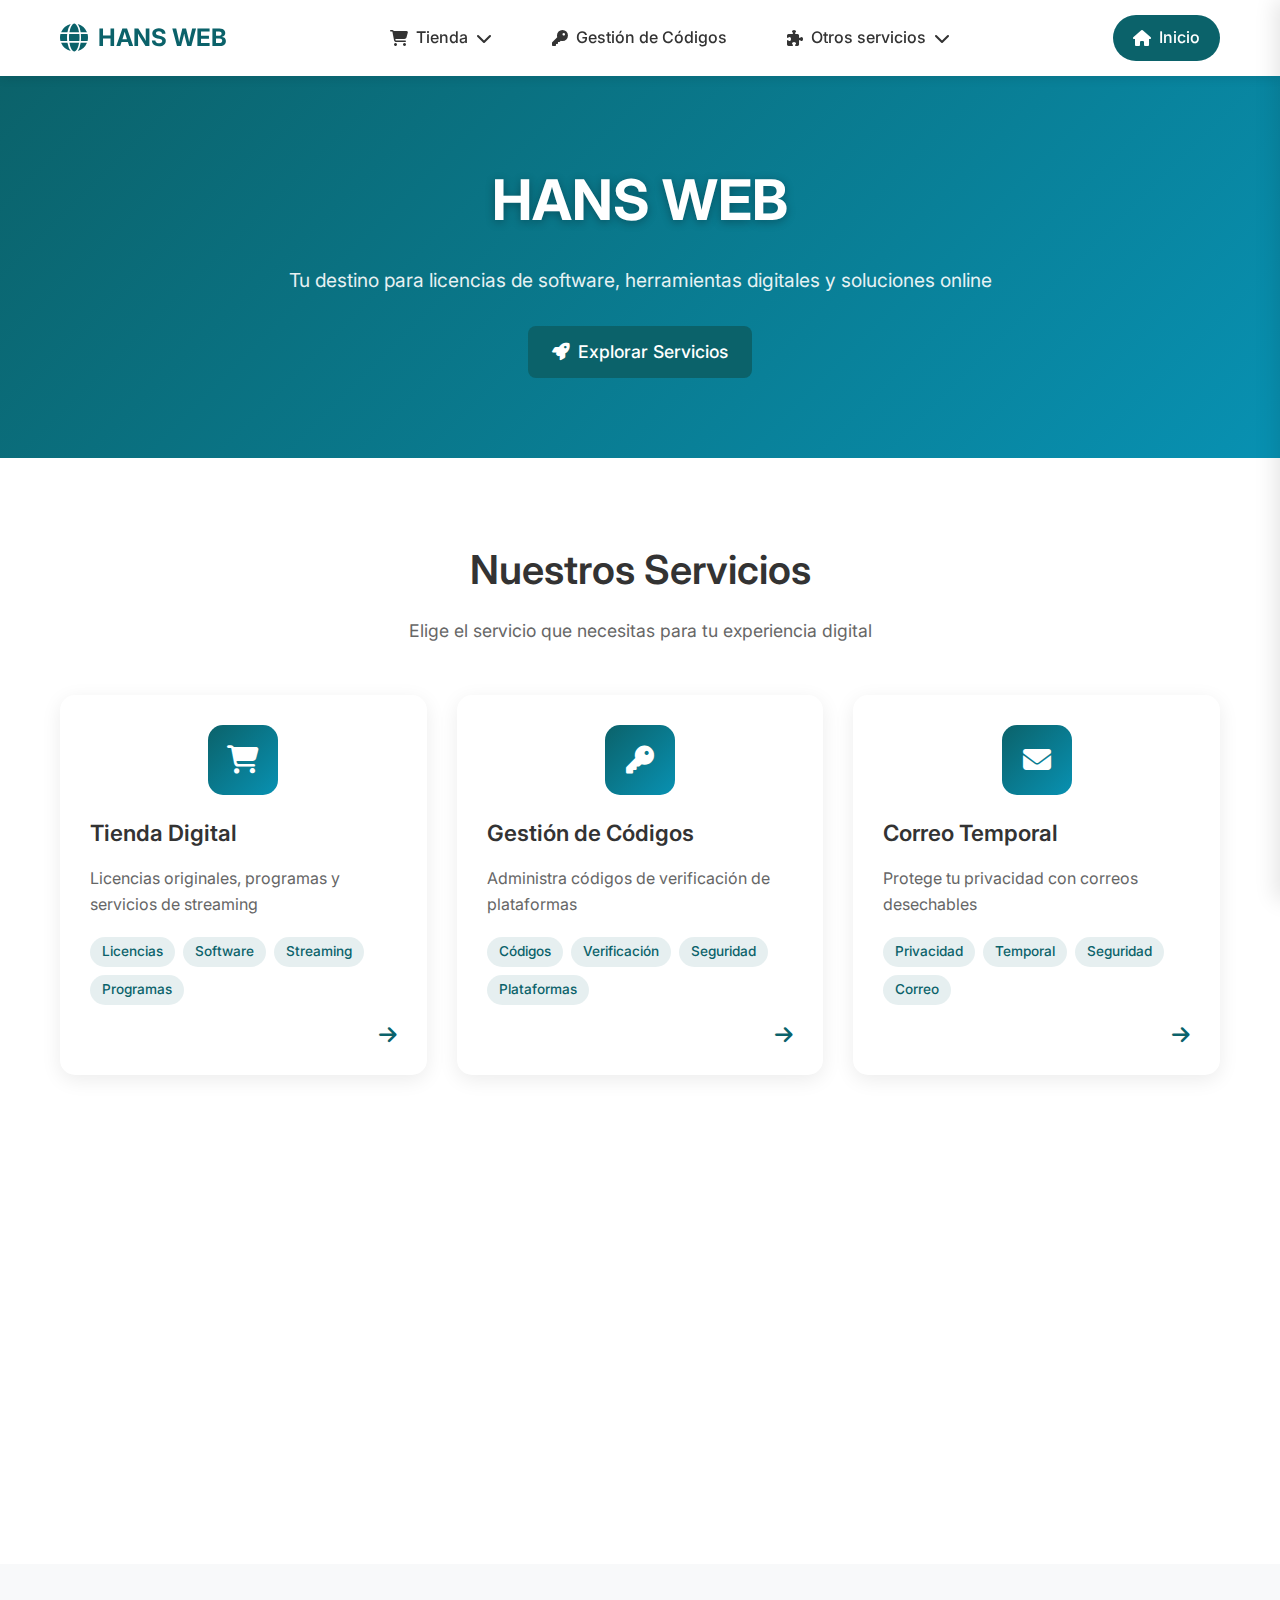
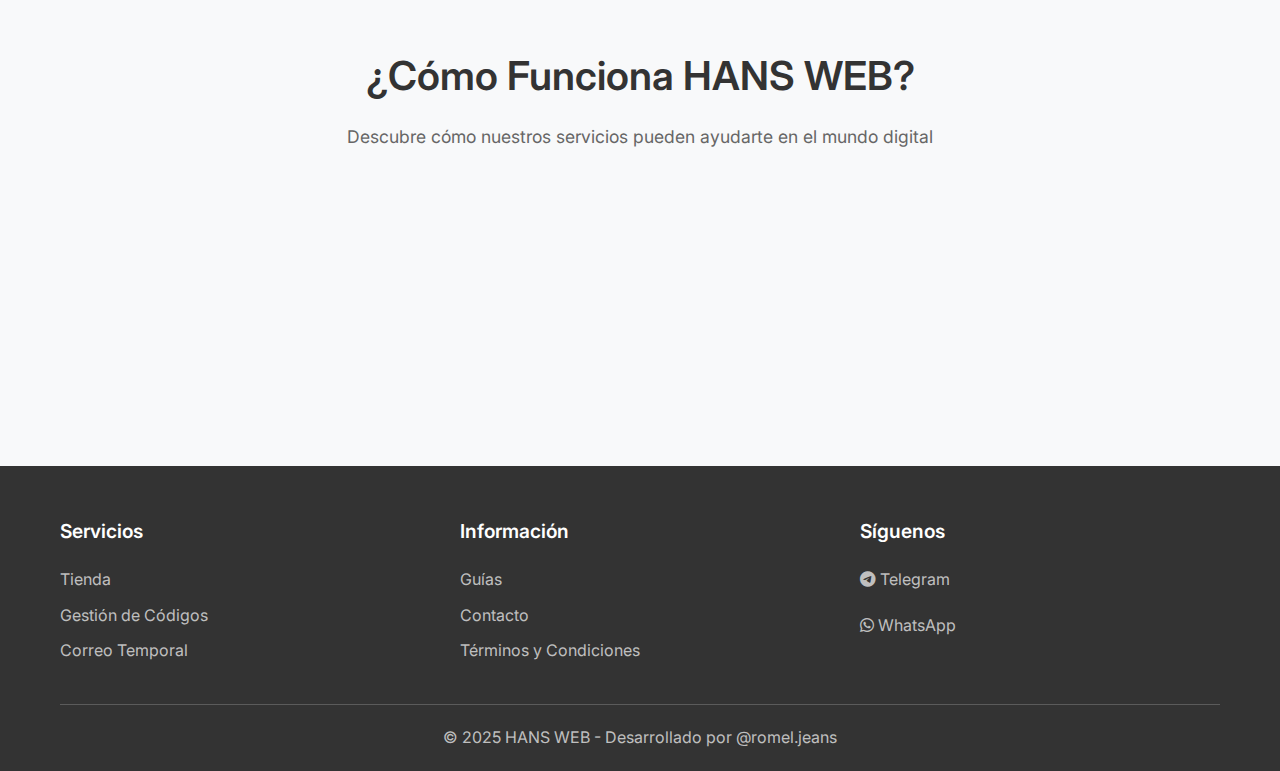
<file: index.html>
<!DOCTYPE html>
<html lang="es">
<head>
    <meta charset="UTF-8">
    <meta name="viewport" content="width=device-width, initial-scale=1.0">
    <style>
        html, body {
            background-color: #0b626a;
            color: #333333;
        }
    </style>
    <title>HANS WEB - Tu destino para licencias, herramientas digitales y soluciones online</title>
    <meta name="description" content="Licencias de software, herramientas digitales, correo temporal y gestión de códigos de verificación en HANS WEB">
    <meta name="keywords" content="licencias software, correo temporal, códigos verificación, Windows, Office, streaming">
    <link rel="stylesheet" href="css/global.css">
    <link href="https://fonts.googleapis.com/css2?family=Inter:wght@300;400;500;600;700&display=swap" rel="stylesheet">
    <link rel="stylesheet" href="https://cdnjs.cloudflare.com/ajax/libs/font-awesome/6.4.0/css/all.min.css">
</head>
<body>
    <!-- Header Global -->
    <header class="global-header">
        <div class="header-container">
            <div class="header-brand">
                <a href="index.html" class="brand-link">
                    <h1 class="brand-logo">
                        <i class="fas fa-globe"></i>
                        HANS WEB
                    </h1>
                </a>
            </div>
            
            <!-- Navegación Desktop -->
            <nav class="main-nav desktop-nav">
                <div class="nav-item dropdown">
                    <a href="tienda.html" class="nav-link">
                        <i class="fas fa-shopping-cart"></i>
                        <span>Tienda</span>
                        <i class="fas fa-chevron-down"></i>
                    </a>
                    <div class="dropdown-menu">
                        <a href="Tienda/windowsoffice.html">Windows y Office</a>
                        <a href="Tienda/programas.html">Programas</a>
                        <a href="Tienda/streaming.html">Streaming</a>
                    </div>
                </div>
                <a href="gestion-codigos.html" class="nav-link">
                    <i class="fas fa-key"></i>
                    <span>Gestión de Códigos</span>
                </a>
                <div class="nav-item dropdown">
                    <a href="#Otros servicios" class="nav-link">
                        <i class="fa-solid fa-puzzle-piece"></i>
                        <span>Otros servicios</span>
                        <i class="fas fa-chevron-down"></i>
                    </a>
                    <div class="dropdown-menu">
                        <a href="correo-temporal.html">Correo Temporal</a>
                        <a href="http://hansweb.indevs.in/">Streaming Manager</a>
                    </div>
                </div>
            </nav>

            <!-- Botón de Inicio -->
            <div class="header-actions">
                <a href="index.html" class="btn-home">
                    <i class="fas fa-home"></i>
                    <span>Inicio</span>
                </a>
                
                <!-- Menú hamburguesa móvil -->
                <button class="mobile-menu-btn" id="mobileMenuBtn">
                    <i class="fas fa-bars"></i>
                </button>
            </div>
        </div>
    </header>

    <!-- Menú móvil lateral -->
    <div class="mobile-sidebar" id="mobileSidebar">
        <div class="sidebar-header">
            <h3>HANS WEB</h3>
            <button class="sidebar-close" id="sidebarClose">
                <i class="fas fa-times"></i>
            </button>
        </div>
        <nav class="sidebar-nav">
            <a href="tienda.html" class="sidebar-link">
                <i class="fas fa-shopping-cart"></i>
                Tienda
            </a>
            <div class="sidebar-submenu">
                <a href="Tienda/windowsoffice.html">Windows y Office</a>
                <a href="Tienda/programas.html">Programas</a>
                <a href="Tienda/streaming.html">Streaming</a>
            </div>
            <a href="gestion-codigos.html" class="sidebar-link">
                <i class="fas fa-key"></i>
                Gestión de Códigos
            </a>
            <a href="" class="sidebar-link">
                <i class="fa-solid fa-puzzle-piece"></i>
                Otros servicios
            </a>
                <div class="sidebar-submenu">
                <a href="correo-temporal.html">Correo Temporal</a>
                <a href="http://hansweb.indevs.in/">Streaming Manager</a>
            </div>
        </nav>
    </div>

    <!-- Contenido Principal -->
    <main class="main-content">
        <!-- Sección Hero -->
        <section class="hero-section">
            <div class="hero-container">
                <h1 class="hero-title">HANS WEB</h1>
                <p class="hero-description">Tu destino para licencias de software, herramientas digitales y soluciones online</p>
                <a href="#servicios" class="btn-primary hero-cta">
                    <i class="fas fa-rocket"></i>
                    Explorar Servicios
                </a>
            </div>
        </section>

        <!-- Sección Categorías Principales -->
        <section id="servicios" class="services-section">
            <div class="container">
                <div class="section-header">
                    <h2>Nuestros Servicios</h2>
                    <p>Elige el servicio que necesitas para tu experiencia digital</p>
                </div>
                
                <div class="services-grid">
                    <!-- Tienda Digital -->
                    <div class="service-card" onclick="navigateToService('tienda.html')">
                        <div class="service-icon">
                            <i class="fas fa-shopping-cart"></i>
                        </div>
                        <div class="service-content">
                            <h3>Tienda Digital</h3>
                            <p>Licencias originales, programas y servicios de streaming</p>
                            <div class="service-keywords">
                                <span class="keyword-tag">Licencias</span>
                                <span class="keyword-tag">Software</span>
                                <span class="keyword-tag">Streaming</span>
                                <span class="keyword-tag">Programas</span>
                            </div>
                        </div>
                        <div class="service-arrow">
                            <i class="fas fa-arrow-right"></i>
                        </div>
                    </div>

                    <!-- Gestión de Códigos -->
                    <div class="service-card" onclick="navigateToService('gestion-codigos.html')">
                        <div class="service-icon">
                            <i class="fas fa-key"></i>
                        </div>
                        <div class="service-content">
                            <h3>Gestión de Códigos</h3>
                            <p>Administra códigos de verificación de plataformas</p>
                            <div class="service-keywords">
                                <span class="keyword-tag">Códigos</span>
                                <span class="keyword-tag">Verificación</span>
                                <span class="keyword-tag">Seguridad</span>
                                <span class="keyword-tag">Plataformas</span>
                            </div>
                        </div>
                        <div class="service-arrow">
                            <i class="fas fa-arrow-right"></i>
                        </div>
                    </div>

                    <!-- Correo Temporal -->
                    <div class="service-card" onclick="navigateToService('correo-temporal.html')">
                        <div class="service-icon">
                            <i class="fas fa-envelope"></i>
                        </div>
                        <div class="service-content">
                            <h3>Correo Temporal</h3>
                            <p>Protege tu privacidad con correos desechables</p>
                            <div class="service-keywords">
                                <span class="keyword-tag">Privacidad</span>
                                <span class="keyword-tag">Temporal</span>
                                <span class="keyword-tag">Seguridad</span>
                                <span class="keyword-tag">Correo</span>
                            </div>
                        </div>
                        <div class="service-arrow">
                            <i class="fas fa-arrow-right"></i>
                        </div>
                    </div>

                    <!-- Correo Temporal -->
                    <div class="service-card" onclick="navigateToService('http://hansweb.indevs.in/')">
                        <div class="service-icon">
                            <i class="fa-solid fa-puzzle-piece"></i>
                        </div>
                        <div class="service-content">
                            <h3>Streaming Manager</h3>
                            <p>Plataforma de gestión de cuentas y ventas de servicios de streaming</p>
                            <div class="service-keywords">
                                <span class="keyword-tag">Dashboard</span>
                                <span class="keyword-tag">Clientes</span>
                                <span class="keyword-tag">Cuentas</span>
                                <span class="keyword-tag">Movimientos</span>
                                <span class="keyword-tag">Alertas</span>
                            </div>
                        </div>
                        <div class="service-arrow">
                            <i class="fas fa-arrow-right"></i>
                        </div>
                    </div>
                </div>
            </div>
        </section>
    </main>

        <!-- Sección ¿Cómo Funciona? -->
        <section class="how-it-works">
            <div class="container">
                <div class="section-header">
                    <h2>¿Cómo Funciona HANS WEB?</h2>
                    <p>Descubre cómo nuestros servicios pueden ayudarte en el mundo digital</p>
                </div>
                <div class="process-grid">
                    <div class="process-item">
                        <h3>Tienda</h3>
                        <p>Explora, selecciona, añade al carrito y compra licencias y programas</p>
                    </div>
                    
                    <div class="process-item">
                        <h3>Gestión de Códigos</h3>
                        <p>Accede a tus códigos de verificación de plataformas de streaming de forma segura</p>
                    </div>
                    
                    <div class="process-item">
                        <h3>Correo Temporal</h3>
                        <p>Crea direcciones de correo desechables para proteger tu privacidad online</p>
                    </div>
                </div>
            </div>
        </section>

    <!-- Footer Global -->
    <footer class="global-footer">
        <div class="footer-container">
            <div class="footer-links">
                <div class="footer-column">
                    <h4>Servicios</h4>
                    <a href="tienda.html">Tienda</a>
                    <a href="gestion-codigos.html">Gestión de Códigos</a>
                    <a href="correo-temporal.html">Correo Temporal</a>
                </div>
                <div class="footer-column">
                    <h4>Información</h4>
                    <a href="#guias">Guías</a>
                    <a href="#contacto">Contacto</a>
                    <a href="#terminos">Términos y Condiciones</a>
                </div>
                <div class="footer-column">
                    <h4>Síguenos</h4>
                    <div class="social-links">
                        <a href="#" class="social-link">
                            <i class="fab fa-telegram"></i>
                            Telegram
                        </a>
                        <a href="https://wa.me/51965485348" class="social-link">
                            <i class="fab fa-whatsapp"></i>
                            WhatsApp
                        </a>
                    </div>
                </div>
            </div>
            <div class="footer-bottom">
                <p>&copy; 2025 HANS WEB - Desarrollado por @romel.jeans</p>
            </div>
        </div>
    </footer>

    <script src="js/global.js"></script>
</body>
</html>
</file>
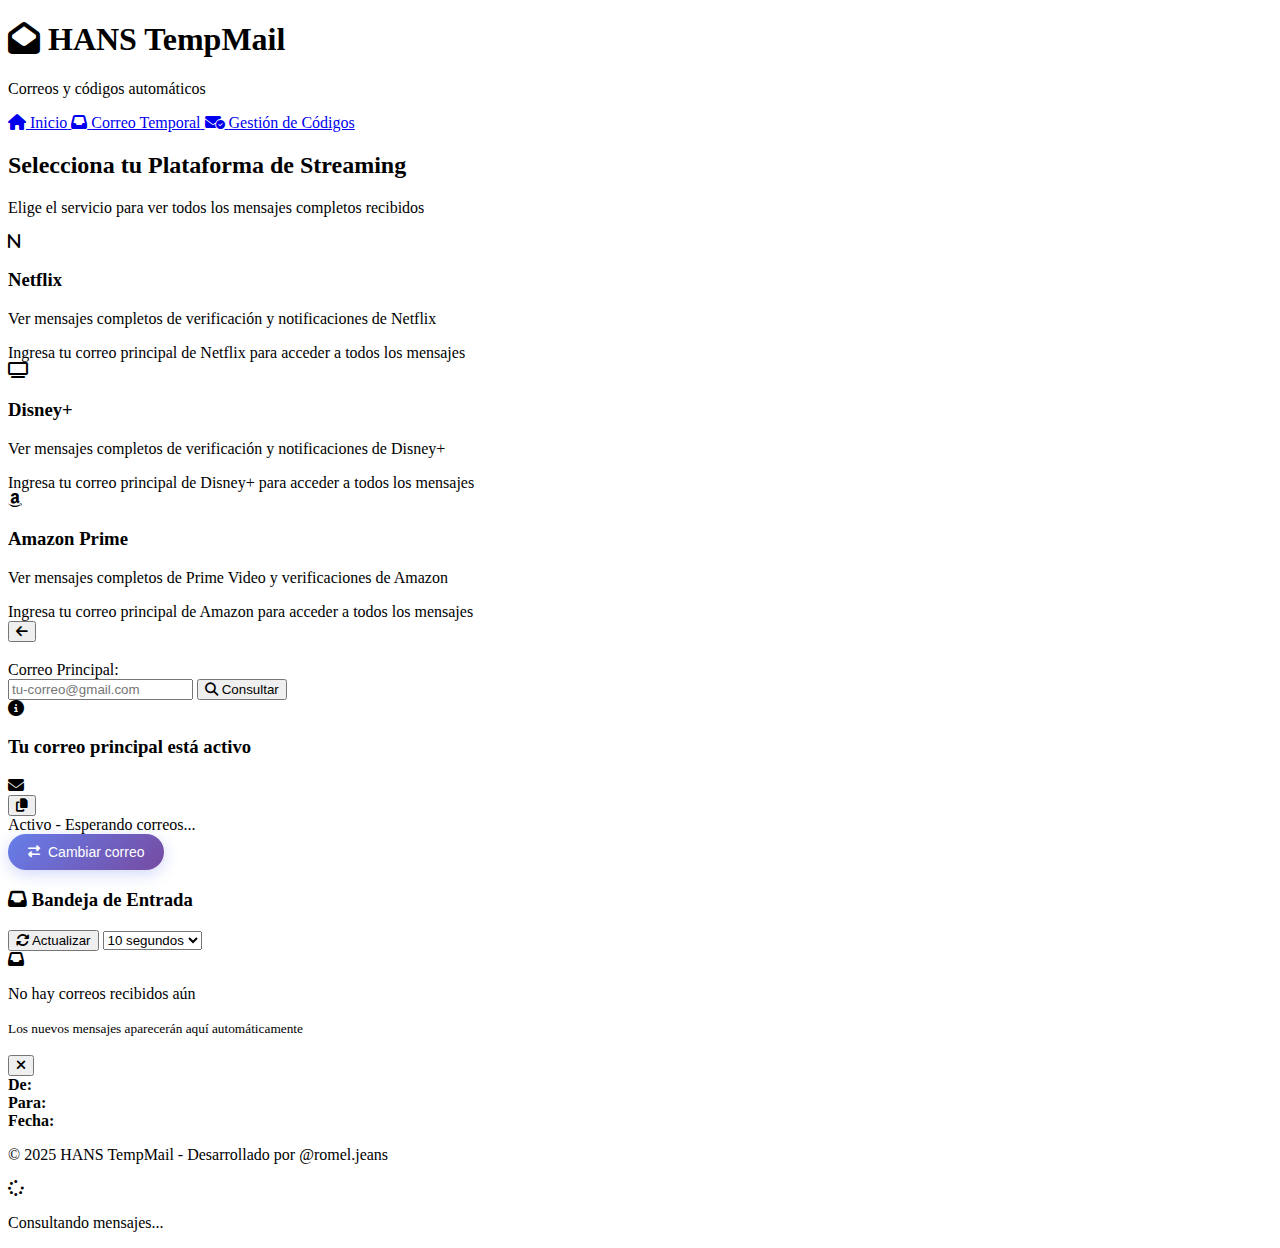
<file: codigo-manager.html>
<!DOCTYPE html>
<html lang="es">
<head>
    <meta charset="UTF-8">
    <meta name="viewport" content="width=device-width, initial-scale=1.0">
    <title>HANS TempMail - Gestión de Códigos</title>
    <link rel="stylesheet" href="https://hansweb.me/styles.css">
    <link href="https://fonts.googleapis.com/css2?family=Inter:wght@300;400;500;600;700&display=swap" rel="stylesheet">
    <link rel="stylesheet" href="https://cdnjs.cloudflare.com/ajax/libs/font-awesome/6.4.0/css/all.min.css">
    <style>
        /* Estilos específicos para el botón Cambiar mejorado */
        .change-email-btn {
            background: linear-gradient(135deg, #667eea 0%, #764ba2 100%);
            color: white;
            border: none;
            padding: 10px 20px;
            border-radius: 25px;
            font-size: 14px;
            font-weight: 500;
            cursor: pointer;
            display: flex;
            align-items: center;
            gap: 8px;
            transition: all 0.3s ease;
            box-shadow: 0 4px 15px rgba(102, 126, 234, 0.3);
        }

        .change-email-btn:hover {
            transform: translateY(-2px);
            box-shadow: 0 6px 20px rgba(102, 126, 234, 0.4);
            background: linear-gradient(135deg, #5a6fd8 0%, #6a4190 100%);
        }

        .change-email-btn:active {
            transform: translateY(0);
            box-shadow: 0 2px 10px rgba(102, 126, 234, 0.3);
        }

        .change-email-btn i {
            font-size: 12px;
        }
    </style>
</head>
<body>
    <div class="container">
        <!-- Professional Header with Navigation -->
        <header class="professional-header">
            <div class="header-brand">
                <h1 class="brand-logo">
    		  <a href="https://hansweb.me/index.html" style="text-decoration: none; color: inherit;">
                    <i class="fa-solid fa-envelope-open"></i>
                    HANS TempMail
                </h1>
                <p class="brand-tagline">Correos y códigos automáticos</p>
            </div>
            <nav class="services-nav">
                <a href="https://hansweb.me/index.html" class="nav-item">
                    <i class="fa-solid fa-house"></i>
                    <span>Inicio</span>
                </a>
                <a href="https://hansweb.me/correo_temporal.html" class="nav-item">
                    <i class="fas fa-inbox"></i>
                    <span>Correo Temporal</span>
                </a>
                <a href="https://hansweb.me/codigo-manager.html" class="nav-item active">
                    <i class="fa-solid fa-envelope-circle-check"></i>
                    <span>Gestión de Códigos</span>
                </a>
            </nav>
        </header>

        <!-- Main Content -->
        <main class="main-content">
            <!-- Service Selection Section -->
            <section id="serviceSelection" class="service-selection">
                <div class="selection-header">
                    <h2>Selecciona tu Plataforma de Streaming</h2>
                    <p>Elige el servicio para ver todos los mensajes completos recibidos</p>
                </div>
                
                <div class="streaming-services">
                    <div class="streaming-card" data-service="netflix" onclick="selectService('netflix')">
                        <div class="streaming-icon netflix">
                            <i class="fa-solid fa-n"></i>
                        </div>
                        <div class="streaming-content">
                            <h3>Netflix</h3>
                            <p>Ver mensajes completos de verificación y notificaciones de Netflix</p>
                            <div class="service-instruction">
                                Ingresa tu correo principal de Netflix para acceder a todos los mensajes
                            </div>
                        </div>
                    </div>

                    <div class="streaming-card" data-service="disney" onclick="selectService('disney')">
                        <div class="streaming-icon disney">
                            <i class="fa-solid fa-tv"></i>
                        </div>
                        <div class="streaming-content">
                            <h3>Disney+</h3>
                            <p>Ver mensajes completos de verificación y notificaciones de Disney+</p>
                            <div class="service-instruction">
                                Ingresa tu correo principal de Disney+ para acceder a todos los mensajes
                            </div>
                        </div>
                    </div>

                    <div class="streaming-card" data-service="amazon" onclick="selectService('amazon')">
                        <div class="streaming-icon amazon">
                            <i class="fab fa-amazon"></i>
                        </div>
                        <div class="streaming-content">
                            <h3>Amazon Prime</h3>
                            <p>Ver mensajes completos de Prime Video y verificaciones de Amazon</p>
                            <div class="service-instruction">
                                Ingresa tu correo principal de Amazon para acceder a todos los mensajes
                            </div>
                        </div>
                    </div>
                </div>
            </section>

            <!-- Email Input Section -->
            <section id="emailInput" class="email-input-section hidden">
                <div class="input-card">
                    <div class="input-header">
                        <button class="back-service-btn" onclick="backToServices()">
                            <i class="fas fa-arrow-left"></i>
                        </button>
                        <div class="selected-service-info">
                            <div id="selectedServiceIcon" class="service-icon-small"></div>
                            <div>
                                <h3 id="selectedServiceName"></h3>
                                <p id="selectedServiceDesc"></p>
                            </div>
                        </div>
                    </div>

                    <div class="input-form">
                        <div class="input-group">
                            <label for="userEmail">Correo Principal:</label>
                            <div class="input-container">
                                <input 
                                    type="email" 
                                    id="userEmail" 
                                    placeholder="tu-correo@gmail.com" 
                                    autocomplete="email"
                                    required
                                >
                                <button id="consultBtn" class="btn-primary">
                                    <i class="fas fa-search"></i>
                                    Consultar
                                </button>
                            </div>
                            <div class="input-help">
                                <i class="fas fa-info-circle"></i>
                                <span id="serviceInstructions"></span>
                            </div>
                            <div id="emailError" class="error-message"></div>
                        </div>
                    </div>
                </div>
            </section>

            <!-- Messages Section - Con plataforma seleccionada y espaciado reducido -->
            <section id="messagesSection" class="messages-section hidden">
                <div class="email-card">
                    <!-- Nueva sección para mostrar la plataforma seleccionada - ESPACIADO REDUCIDO -->
                    <div class="selected-platform-header">
                        <div class="platform-info">
                            <div id="selectedPlatformIcon" class="service-icon-small"></div>
                            <span id="selectedPlatformName" class="platform-name"></span>
                        </div>
                    </div>
                    
                    <h3>Tu correo principal está activo</h3>
                    <div class="email-display">
                        <div class="email-address">
                            <i class="fas fa-envelope"></i>
                            <span id="principalEmailDisplay"></span>
                        </div>
                        <button id="copyPrincipalEmailBtn" class="btn-copy" title="Copiar al portapapeles">
                            <i class="fas fa-copy"></i>
                        </button>
                    </div>
                    <div class="email-status">
                        <div class="status-indicator">
                            <div id="statusDot" class="status-dot active"></div>
                            <span id="statusText">Activo - Esperando correos...</span>
                        </div>
                        <div class="email-actions">
                            <!-- BOTÓN CAMBIAR MEJORADO -->
                            <button class="change-email-btn" onclick="backToEmailInput()" title="Cambiar correo">
                                <i class="fas fa-exchange-alt"></i>
                                Cambiar correo
                            </button>
                        </div>
                    </div>
                </div>
            </section>

            <!-- Inbox Section -->
            <section id="inboxSection" class="inbox-section hidden">
                <div class="inbox-card">
                    <!-- Encabezado optimizado -->
                    <div class="inbox-header-compact">
                        <h3>
                            <i class="fas fa-inbox"></i>
                            Bandeja de Entrada
                        </h3>
                        <div class="inbox-controls">
                            <button id="refreshMessages" class="btn-secondary">
                                <i class="fas fa-sync"></i>
                                Actualizar
                            </button>
                            <select id="autoRefresh" class="refresh-select">
                                <option value="0">Manual</option>
                                <option value="5000">5 segundos</option>
                                <option value="10000" selected>10 segundos</option>
                                <option value="30000">30 segundos</option>
                                <option value="60000">1 minuto</option>
                            </select>
                        </div>
                    </div>
                    <div id="emailList" class="email-list">
                        <div class="no-emails">
                            <i class="fas fa-inbox"></i>
                            <p>No hay correos recibidos aún</p>
                            <small>Los nuevos mensajes aparecerán aquí automáticamente</small>
                        </div>
                    </div>
                </div>
            </section>

            <!-- Email Detail Modal -->
            <div id="emailModal" class="modal hidden">
                <div class="modal-content">
                    <!-- Encabezado de modal compacto -->
                    <div class="modal-header-compact">
                        <h3 id="modalSubject"></h3>
                        <button id="closeModal" class="btn-close">
                            <i class="fas fa-times"></i>
                        </button>
                    </div>
                    <div class="modal-body">
                        <!-- Meta información compacta -->
                        <div class="email-meta-compact">
                            <div class="meta-item">
                                <strong>De:</strong>
                                <span id="modalFrom"></span>
                            </div>
                            <div class="meta-item">
                                <strong>Para:</strong>
                                <span id="modalTo"></span>
                            </div>
                            <div class="meta-item">
                                <strong>Fecha:</strong>
                                <span id="modalDate"></span>
                            </div>
                        </div>
                        <!-- Contenido del mensaje destacado -->
                        <div class="email-content-focused">
                            <div id="modalContent"></div>
                        </div>
                    </div>
                </div>
            </div>
        </main>

        <!-- Footer -->
        <footer class="footer">
            <p>&copy; 2025 HANS TempMail - Desarrollado por @romel.jeans</p>
        </footer>

        <!-- Loading Overlay -->
        <div id="loadingOverlay" class="loading-overlay hidden">
            <div class="loading-spinner">
                <i class="fas fa-spinner fa-spin"></i>
                <p>Consultando mensajes...</p>
            </div>
        </div>

        <!-- Toast Notifications -->
        <div id="toastContainer" class="toast-container"></div>
    </div>

    <script src="https://hansweb.me/codigo-manager.js"></script>
</body>
</html>
</file>
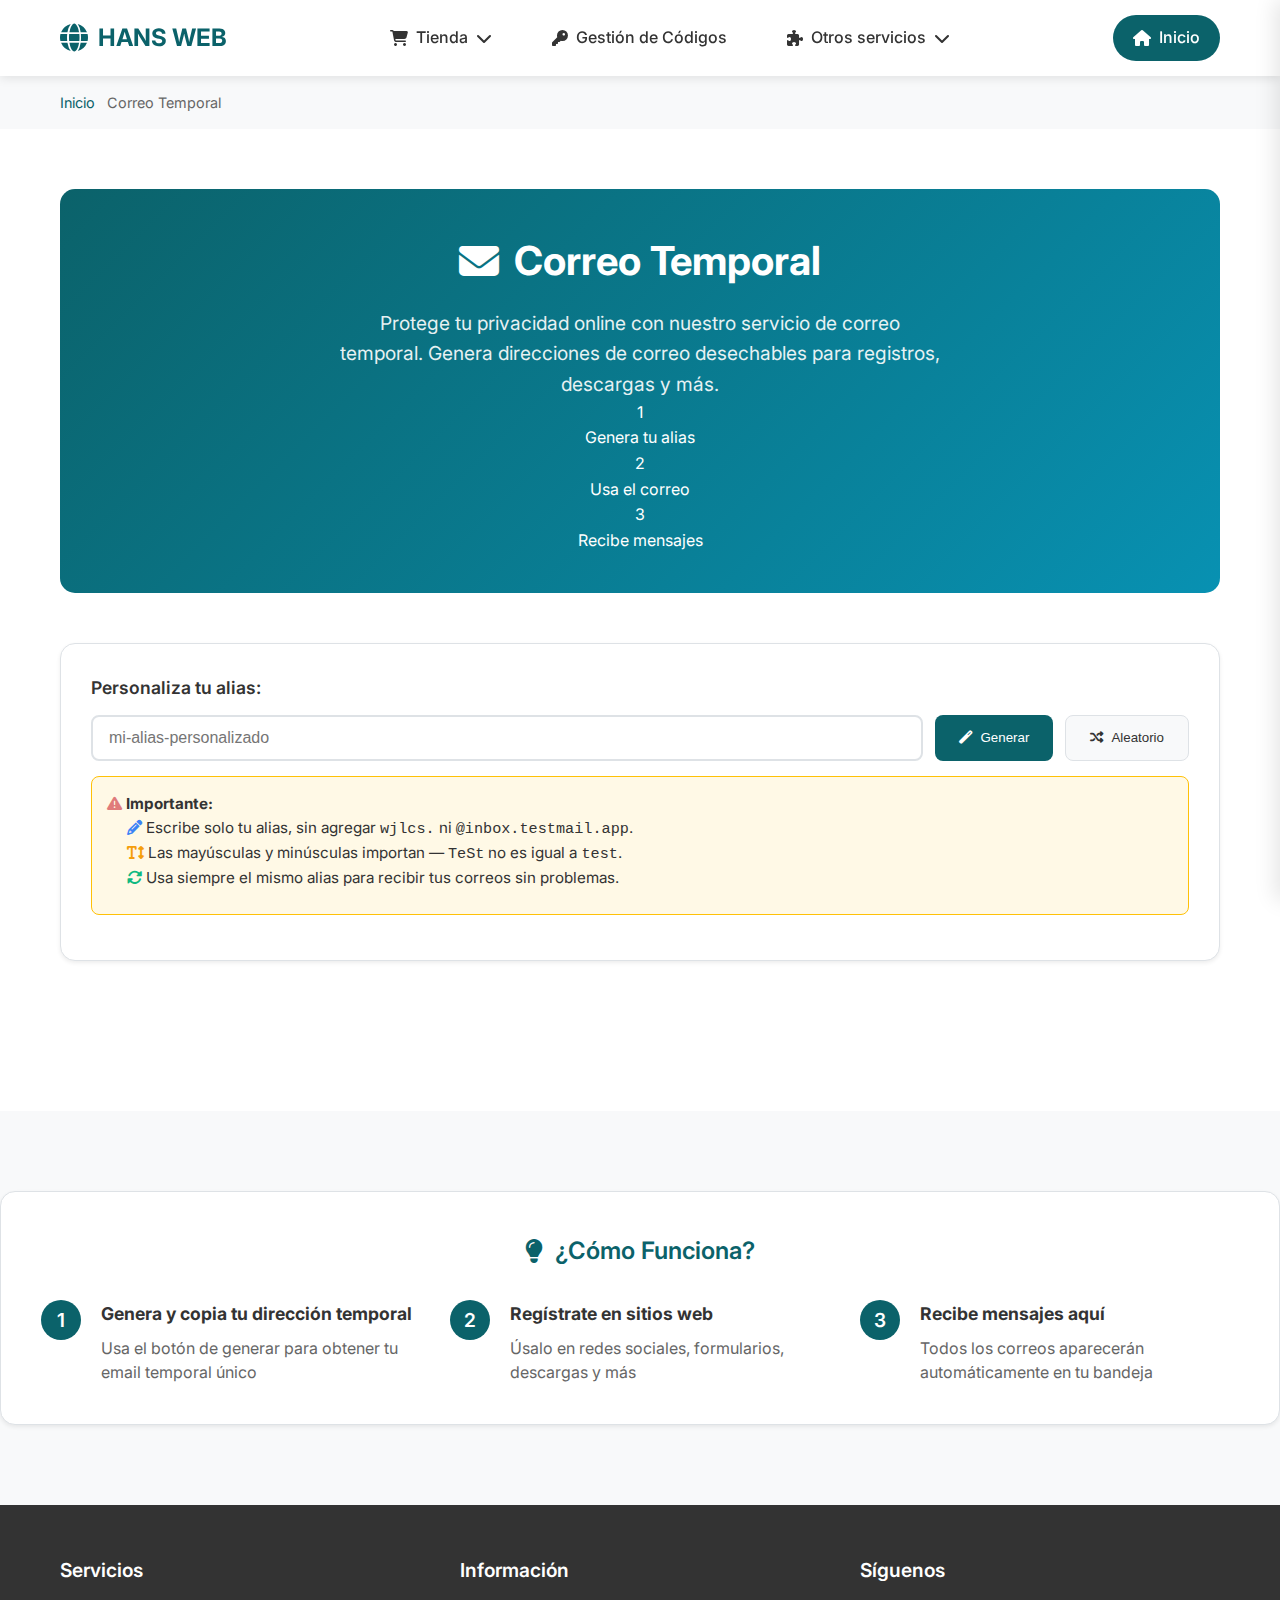
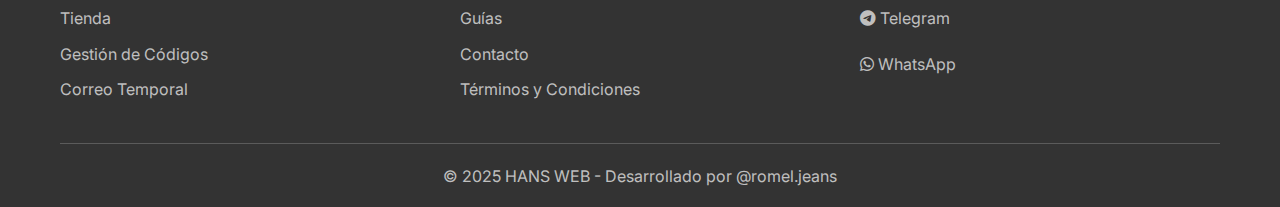
<file: correo-temporal.html>
<!DOCTYPE html>
<html lang="es">
<head>
    <meta charset="UTF-8">
    <meta name="viewport" content="width=device-width, initial-scale=1.0">
    <style>
        html, body {
            background-color: #0b626a;
            color: #333333;
        }
    </style>
    <meta charset="UTF-8">
    <meta name="viewport" content="width=device-width, initial-scale=1.0">
    <title>Correo Temporal - HANS WEB</title>
    <meta name="description" content="Genera correos temporales seguros y protege tu privacidad online con HANS WEB">
    <link rel="stylesheet" href="css/global.css">
    <link rel="stylesheet" href="css/correo-temporal.css">
    <link href="https://fonts.googleapis.com/css2?family=Inter:wght@300;400;500;600;700&display=swap" rel="stylesheet">
    <link rel="stylesheet" href="https://cdnjs.cloudflare.com/ajax/libs/font-awesome/6.4.0/css/all.min.css">
</head>
<body>
    <!-- Header Global -->
    <header class="global-header">
        <div class="header-container">
            <div class="header-brand">
                <a href="index.html" class="brand-link">
                    <h1 class="brand-logo">
                        <i class="fas fa-globe"></i>
                        HANS WEB
                    </h1>
                </a>
            </div>
            
            <!-- Navegación Desktop -->
            <nav class="main-nav desktop-nav">
                <div class="nav-item dropdown">
                    <a href="tienda.html" class="nav-link">
                        <i class="fas fa-shopping-cart"></i>
                        <span>Tienda</span>
                        <i class="fas fa-chevron-down"></i>
                    </a>
                    <div class="dropdown-menu">
                        <a href="Tienda/windowsoffice.html">Windows y Office</a>
                        <a href="Tienda/programas.html">Programas</a>
                        <a href="Tienda/streaming.html">Streaming</a>
                    </div>
                </div>
                <a href="gestion-codigos.html" class="nav-link">
                    <i class="fas fa-key"></i>
                    <span>Gestión de Códigos</span>
                </a>
                <div class="nav-item dropdown">
                    <a href="#Otros servicios" class="nav-link">
                        <i class="fa-solid fa-puzzle-piece"></i>
                        <span>Otros servicios</span>
                        <i class="fas fa-chevron-down"></i>
                    </a>
                    <div class="dropdown-menu">
                        <a href="correo-temporal.html">Correo Temporal</a>
                        <a href="http://hansweb.indevs.in/">Streaming Manager</a>
                    </div>
                </div>
            </nav>

            <!-- Botón de Inicio -->
            <div class="header-actions">
                <a href="index.html" class="btn-home">
                    <i class="fas fa-home"></i>
                    <span>Inicio</span>
                </a>
                
                <!-- Menú hamburguesa móvil -->
                <button class="mobile-menu-btn" id="mobileMenuBtn">
                    <i class="fas fa-bars"></i>
                </button>
            </div>
        </div>
    </header>

    <!-- Menú móvil lateral -->
    <div class="mobile-sidebar" id="mobileSidebar">
        <div class="sidebar-header">
            <h3>HANS WEB</h3>
            <button class="sidebar-close" id="sidebarClose">
                <i class="fas fa-times"></i>
            </button>
        </div>
        <nav class="sidebar-nav">
            <a href="tienda.html" class="sidebar-link">
                <i class="fas fa-shopping-cart"></i>
                Tienda
            </a>
            <div class="sidebar-submenu">
                <a href="Tienda/windowsoffice.html">Windows y Office</a>
                <a href="Tienda/programas.html">Programas</a>
                <a href="Tienda/streaming.html">Streaming</a>
            </div>
            <a href="gestion-codigos.html" class="sidebar-link">
                <i class="fas fa-key"></i>
                Gestión de Códigos
            </a>
            <a href="" class="sidebar-link">
                <i class="fa-solid fa-puzzle-piece"></i>
                Otros servicios
            </a>
                <div class="sidebar-submenu">
                <a href="correo-temporal.html">Correo Temporal</a>
                <a href="http://hansweb.indevs.in/">Streaming Manager</a>
            </div>
        </nav>
    </div>

    <!-- Breadcrumbs -->
    <div class="breadcrumbs">
        <div class="container">
            <a href="index.html">Inicio</a>
            <span>Correo Temporal</span>
        </div>
    </div>

    <!-- Contenido Principal -->
    <main class="main-content">
        <div class="container">
            <!-- Header de la página -->
            <div class="page-header">
                <h1><i class="fas fa-envelope"></i> Correo Temporal</h1>
                <p>Protege tu privacidad online con nuestro servicio de correo temporal. Genera direcciones de correo desechables para registros, descargas y más.</p>
                <div class="purchase-process">
                    <div class="process-steps">
                        <div class="step">
                            <div class="step-number">1</div>
                            <span>Genera tu alias</span>
                        </div>
                        <div class="step">
                            <div class="step-number">2</div>
                            <span>Usa el correo</span>
                        </div>
                        <div class="step">
                            <div class="step-number">3</div>
                            <span>Recibe mensajes</span>
                        </div>
                    </div>
                </div>
            </div>

            <!-- Generator Section -->
            <section class="generator-section">
                <div class="generator-card">
                    <div class="input-group">
                        <label for="tagInput">Personaliza tu alias:</label>
                        <div class="input-container">
                            <input 
                                type="text" 
                                id="tagInput" 
                                placeholder="mi-alias-personalizado" 
                                maxlength="50"
                                autocomplete="off"
                            >
                            <button id="generateBtn" class="btn-primary">
                                <i class="fas fa-magic"></i>
                                Generar
                            </button>
                            <button id="randomBtn" class="btn-secondary" title="Generar alias aleatorio">
                                <i class="fa-solid fa-shuffle"></i>
                                Aleatorio
                            </button>
                        </div>
                        <div class="input-important">
                          <strong><i class="fas fa-exclamation-triangle" style="color: #e07b7b;"></i> Importante:</strong><br>
                          <div style="margin-left: 20px;">
                            <i class="fas fa-pencil-alt" style="color: #3b82f6;"></i> Escribe solo tu alias, sin agregar <code>wjlcs.</code> ni <code>@inbox.testmail.app</code>.<br>
                            <i class="fas fa-text-height" style="color: #f59e0b;"></i> Las mayúsculas y minúsculas importan — <code>TeSt</code> no es igual a <code>test</code>.<br>
                            <i class="fas fa-sync-alt" style="color: #10b981;"></i> Usa siempre el mismo alias para recibir tus correos sin problemas.
                        </div>
                        <div id="tagError" class="error-message"></div>
                    </div>
                </div>
            </section>

            <!-- Generated Email Section -->
            <section id="emailSection" class="email-section hidden">
                <div class="email-card">
                    <h3>Tu correo temporal está listo</h3>
                    <div class="email-display">
                        <div class="email-address">
                            <i class="fas fa-at"></i>
                            <span id="generatedEmail"></span>
                        </div>
                        <button id="copyBtn" class="btn-copy" title="Copiar al portapapeles">
                            <i class="fas fa-copy"></i>
                        </button>
                    </div>
                    <div class="email-status">
                        <div class="status-indicator">
                            <div id="statusDot" class="status-dot active"></div>
                            <span id="statusText">Activo - Esperando correos...</span>
                        </div>
                        <div class="email-actions">
                            <button id="newBtn" class="btn-primary" title="Nuevo alias">
                                <i class="fas fa-plus"></i>
                                Nuevo
                            </button>
                            <button id="deleteBtn" class="btn-danger" title="Eliminar y generar nuevo alias">
                                <i class="fas fa-trash"></i>
                                Eliminar
                            </button>                       
                        </div>
                    </div>
                </div>
            </section>

            <!-- Inbox Section -->
            <section id="inboxSection" class="inbox-section hidden">
                <div class="inbox-card">
                    <div class="inbox-header-compact">
                        <h3>
                            <i class="fas fa-inbox"></i>
                            Bandeja de Entrada
                        </h3>
                        <div class="inbox-controls">
                            <button id="refreshBtn" class="btn-secondary">
                                <i class="fas fa-sync"></i>
                                Actualizar
                            </button>
                            <select id="refreshInterval" class="refresh-select">
                                <option value="5000">5 segundos</option>
                                <option value="10000" selected>10 segundos</option>
                                <option value="30000">30 segundos</option>
                                <option value="60000">1 minuto</option>
                            </select>
                        </div>
                    </div>
                    <div id="emailList" class="email-list">
                        <div class="no-emails">
                            <i class="fas fa-inbox"></i>
                            <p>No hay correos recibidos aún</p>
                            <small>Los nuevos mensajes aparecerán aquí automáticamente</small>
                        </div>
                    </div>
                </div>
            </section>

            <!-- Email Detail Modal -->
            <div id="emailModal" class="modal hidden">
                <div class="modal-content">
                    <div class="modal-header-compact">
                        <h3 id="modalSubject"></h3>
                        <button id="closeModal" class="btn-close">
                            <i class="fas fa-times"></i>
                        </button>
                    </div>
                    <div class="modal-body">
                
                        <div class="email-content-focused">
                            <div id="modalContent"></div>
                        </div>
                    </div>
                </div>
            </div>
        </div>
    </main>

            <!-- How it Works Section -->
            <section class="how-it-works">
                <div class="info-card">
                    <div class="info-content">
                        <h3>
                            <i class="fas fa-lightbulb"></i>
                            ¿Cómo Funciona?
                        </h3>
                    </div>
                        <div class="info-grid">
                            <div class="info-item">
                                <div class="info-number">1</div>
                                <div class="info-text">
                                    <strong>Genera y copia tu dirección temporal</strong>
                                    <p>Usa el botón de generar para obtener tu email temporal único</p>
                                </div>
                            </div>
                            <div class="info-item">
                                <div class="info-number">2</div>
                                <div class="info-text">
                                    <strong>Regístrate en sitios web</strong>
                                    <p>Úsalo en redes sociales, formularios, descargas y más</p>
                                </div>
                            </div>
                            <div class="info-item">
                                <div class="info-number">3</div>
                                <div class="info-text">
                                    <strong>Recibe mensajes aquí</strong>
                                    <p>Todos los correos aparecerán automáticamente en tu bandeja</p>
                                </div>
                            </div>
                        </div>
                </div>
            </section>

    <!-- Footer Global -->
    <footer class="global-footer">
        <div class="footer-container">
            <div class="footer-links">
                <div class="footer-column">
                    <h4>Servicios</h4>
                    <a href="tienda.html">Tienda</a>
                    <a href="gestion-codigos.html">Gestión de Códigos</a>
                    <a href="correo-temporal.html">Correo Temporal</a>
                </div>
                <div class="footer-column">
                    <h4>Información</h4>
                    <a href="#guias">Guías</a>
                    <a href="#contacto">Contacto</a>
                    <a href="#terminos">Términos y Condiciones</a>
                </div>
                <div class="footer-column">
                    <h4>Síguenos</h4>
                    <div class="social-links">
                        <a href="#" class="social-link">
                            <i class="fab fa-telegram"></i>
                            Telegram
                        </a>
                        <a href="https://wa.me/51965485348" class="social-link">
                            <i class="fab fa-whatsapp"></i>
                            WhatsApp
                        </a>
                    </div>
                </div>
            </div>
            <div class="footer-bottom">
                <p>&copy; 2025 HANS WEB - Desarrollado por @romel.jeans</p>
            </div>
        </div>
    </footer>

    <!-- Loading Overlay -->
    <div id="loadingOverlay" class="loading-overlay hidden">
        <div class="loading-spinner">
            <i class="fas fa-spinner fa-spin"></i>
            <p>Generando correo temporal...</p>
        </div>
    </div>

    <!-- Toast Notifications -->
    <div id="toastContainer" class="toast-container"></div>

    <script src="js/global.js"></script>
    <script src="js/correo-temporal.js"></script>
</body>

</html>
</file>
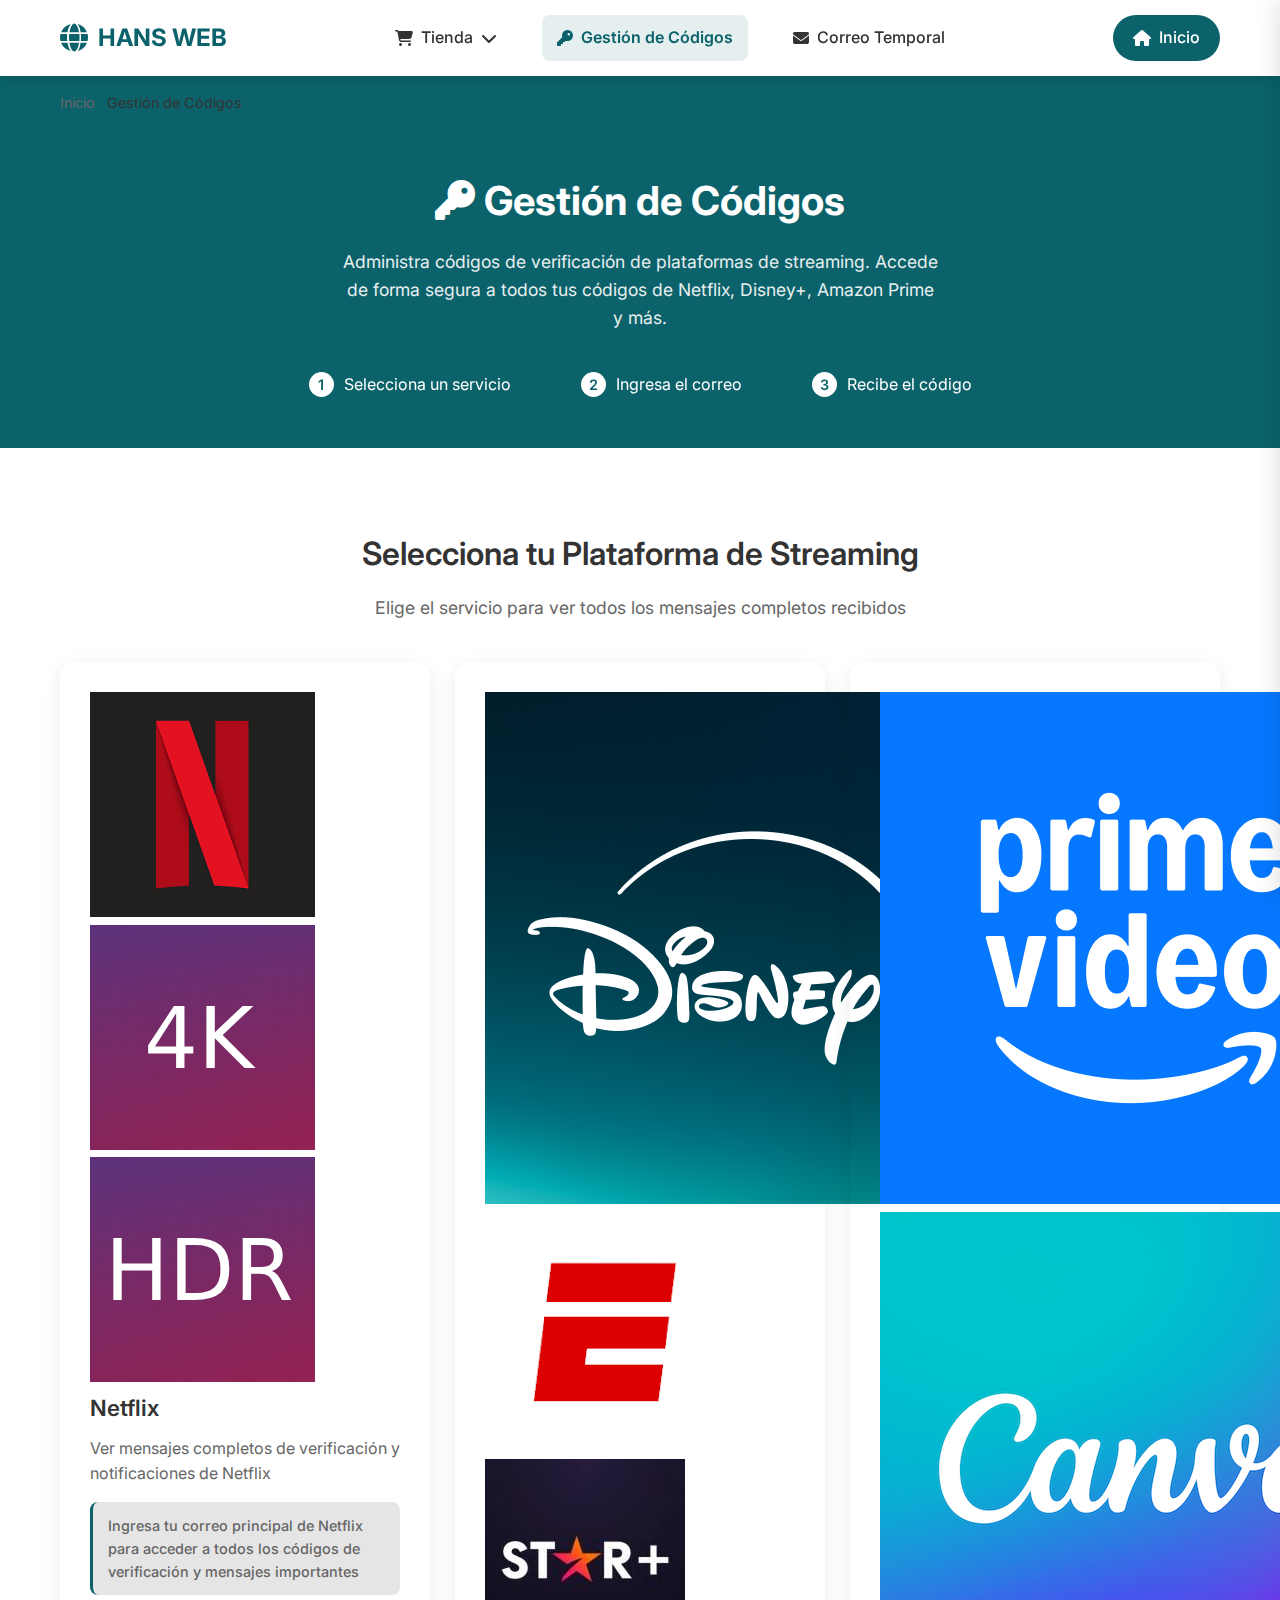
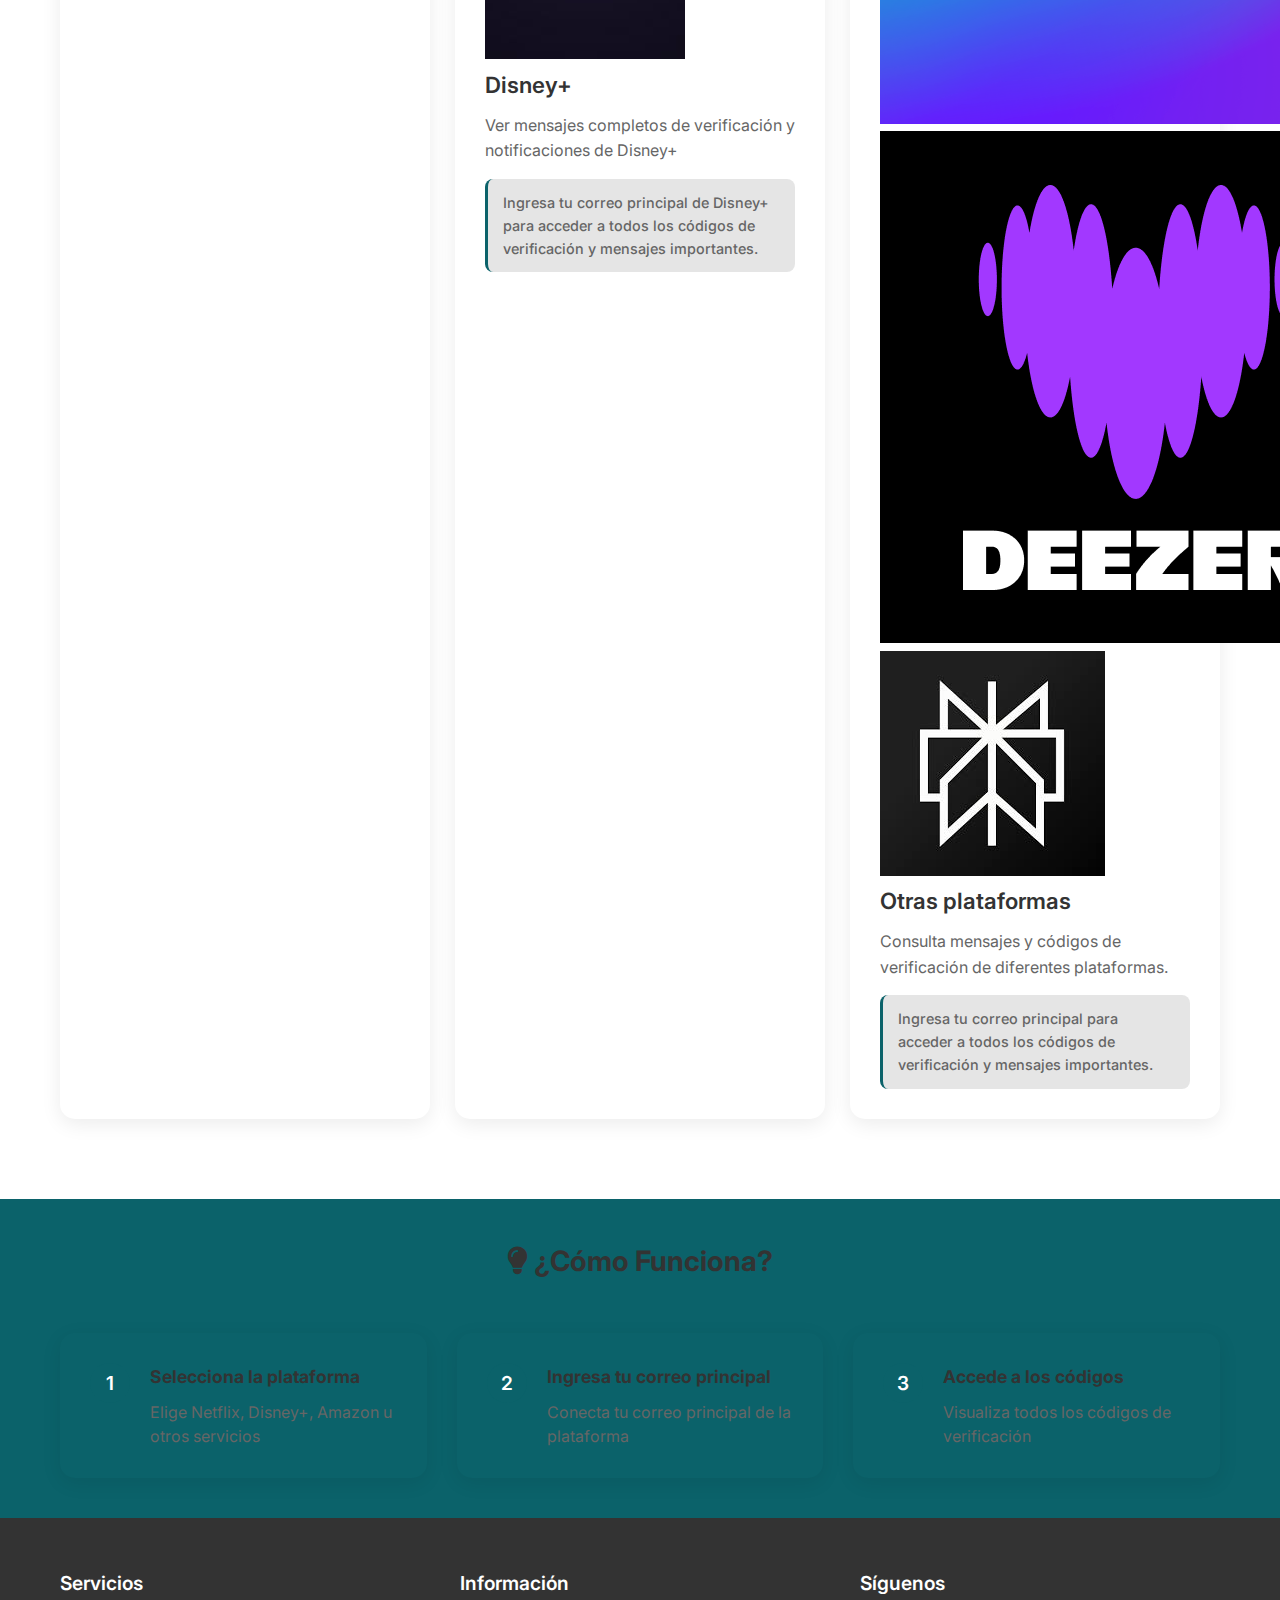
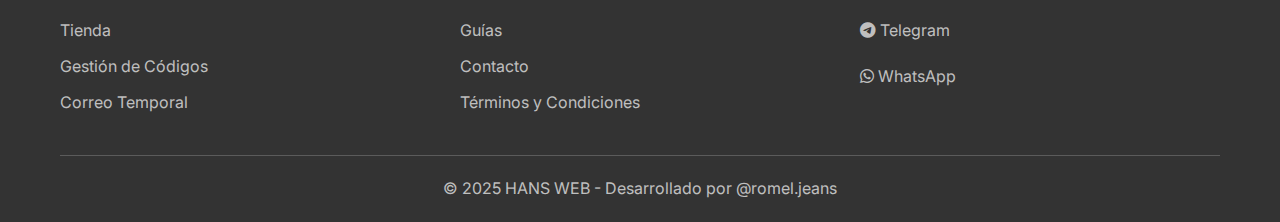
<file: gestion-codigos.html>
<!DOCTYPE html>
<html lang="es">
<head>
    <meta charset="UTF-8">
    <meta name="viewport" content="width=device-width, initial-scale=1.0">
    <style>
        html, body {
            background-color: #0b626a;
            color: #333333;
        }
    </style>
    <meta charset="UTF-8">
    <meta name="viewport" content="width=device-width, initial-scale=1.0">
    <title>Gestión de Códigos - HANS WEB</title>
    <meta name="description" content="Gestiona códigos de verificación de plataformas de streaming con HANS WEB">
    <link rel="stylesheet" href="css/global.css">
    <link rel="stylesheet" href="css/gestion-codigos.css">
    <link href="https://fonts.googleapis.com/css2?family=Inter:wght@300;400;500;600;700&display=swap" rel="stylesheet">
    <link rel="stylesheet" href="https://cdnjs.cloudflare.com/ajax/libs/font-awesome/6.4.0/css/all.min.css">
</head>
<body>
    <!-- Header Global -->
    <header class="global-header">
        <div class="header-container">
            <div class="header-brand">
                <a href="index.html" class="brand-link">
                    <h1 class="brand-logo">
                        <i class="fas fa-globe"></i>
                        HANS WEB
                    </h1>
                </a>
            </div>
            
            <!-- Navegación Desktop -->
            <nav class="main-nav desktop-nav">
                <div class="nav-item dropdown">
                    <a href="tienda.html" class="nav-link">
                        <i class="fas fa-shopping-cart"></i>
                        <span>Tienda</span>
                        <i class="fas fa-chevron-down"></i>
                    </a>
                    <div class="dropdown-menu">
                        <a href="Tienda/windowsoffice.html">Windows y Office</a>
                        <a href="Tienda/programas.html">Programas</a>
                        <a href="Tienda/streaming.html">Streaming</a>
                    </div>
                </div>
                <a href="gestion-codigos.html" class="nav-link active">
                    <i class="fas fa-key"></i>
                    <span>Gestión de Códigos</span>
                </a>
                <a href="correo-temporal.html" class="nav-link">
                    <i class="fas fa-envelope"></i>
                    <span>Correo Temporal</span>
                </a>
            </nav>

            <!-- Botón de Inicio -->
            <div class="header-actions">
                <a href="index.html" class="btn-home">
                    <i class="fas fa-home"></i>
                    <span>Inicio</span>
                </a>
                
                <!-- Menú hamburguesa móvil -->
                <button class="mobile-menu-btn" id="mobileMenuBtn">
                    <i class="fas fa-bars"></i>
                </button>
            </div>
        </div>
    </header>

    <!-- Menú móvil lateral -->
    <div class="mobile-sidebar" id="mobileSidebar">
        <div class="sidebar-header">
            <h3>HANS WEB</h3>
            <button class="sidebar-close" id="sidebarClose">
                <i class="fas fa-times"></i>
            </button>
        </div>
        <nav class="sidebar-nav">
            <a href="tienda.html" class="sidebar-link">
                <i class="fas fa-shopping-cart"></i>
                Tienda
            </a>
            <div class="sidebar-submenu">
                <a href="Tienda/windowsoffice.html">Windows y Office</a>
                <a href="Tienda/programas.html">Programas</a>
                <a href="Tienda/streaming.html">Streaming</a>
            </div>
            <a href="gestion-codigos.html" class="sidebar-link">
                <i class="fas fa-key"></i>
                Gestión de Códigos
            </a>
            <a href="correo-temporal.html" class="sidebar-link">
                <i class="fas fa-envelope"></i>
                Correo Temporal
            </a>
        </nav>
    </div>

    <!-- Breadcrumbs -->
    <div class="breadcrumbs">
        <div class="container">
            <a href="index.html">Inicio</a>
            <span>Gestión de Códigos</span>
        </div>
    </div>

    <!-- Contenido Principal -->
    <main class="main-content">
        <div class="container">
            <!-- Header de la página -->
            <div class="page-header">
                <h1><i class="fas fa-key"></i> Gestión de Códigos</h1>
                <p>Administra códigos de verificación de plataformas de streaming.
                Accede de forma segura a todos tus códigos de Netflix, Disney+, Amazon Prime y más.</p>
                <div class="purchase-process">
                    <div class="process-steps">
                        <div class="step">
                            <div class="step-number">1</div>
                            <span>Selecciona un servicio</span>
                        </div>
                        <div class="step">
                            <div class="step-number">2</div>
                            <span>Ingresa el correo</span>
                        </div>
                        <div class="step">
                            <div class="step-number">3</div>
                            <span>Recibe el código</span>
                        </div>
                    </div>
                </div>
            </div>

            <!-- Service Selection Section -->
            <section id="serviceSelection" class="service-selection">
                <div class="selection-header">
                    <h2>Selecciona tu Plataforma de Streaming</h2>
                    <p>Elige el servicio para ver todos los mensajes completos recibidos</p>
                </div>
                
                <div class="streaming-services">
                    <div class="streaming-card" data-service="netflix" onclick="selectService('netflix')">
                        <div class="streaming-icon netflix">
                            <img src="img/Netflix.png" alt="Netflix" class="service-img">
                            <img src="img/4k.webp" alt="Autodesk" class="service-img">
                            <img src="img/HDR.webp" alt="Autodesk" class="service-img">
                        </div>
                        <div class="streaming-content">
                            <h3>Netflix</h3>
                            <p>Ver mensajes completos de verificación y notificaciones de Netflix</p>
                            <div class="service-instruction">
                                Ingresa tu correo principal de Netflix para acceder a todos los códigos de verificación y mensajes importantes
                            </div>
                        </div>
                    </div>

                    <div class="streaming-card" data-service="disney" onclick="selectService('disney')">
                        <div class="streaming-icon disney">
                            <img src="img/Disney+.png" alt="Disney" class="service-img">
                            <img src="img/ESPN.webp" alt="Autodesk" class="service-img">
                            <img src="img/Star+.jpg" alt="Autodesk" class="service-img">
                        </div>
                        <div class="streaming-content">
                            <h3>Disney+</h3>
                            <p>Ver mensajes completos de verificación y notificaciones de Disney+</p>
                            <div class="service-instruction">
                                Ingresa tu correo principal de Disney+ para acceder a todos los códigos de verificación y mensajes importantes.
                            </div>
                        </div>
                    </div>

                    <div class="streaming-card" data-service="amazon" onclick="selectService('amazon')">
                        <div class="streaming-icon amazon">
                            <div class="icon-grid">
                                <img src="img/Prime-Video.png" alt="Amazon" class="service-img">
                                <img src="img/Canva.png" alt="Autodesk" class="service-img">
                                <img src="img/deezer-app.png" alt="Autodesk" class="service-img">
                                <img src="img/Perplexity.jpg" alt="Autodesk" class="service-img">
                            </div>
                        </div>
                        <div class="streaming-content">
                            <h3>Otras plataformas</h3>
                            <p>Consulta mensajes y códigos de verificación de diferentes plataformas.</p>
                            <div class="service-instruction">
                                Ingresa tu correo principal para acceder a todos los códigos de verificación y mensajes importantes.
                            </div>
                        </div>
                    </div>
                </div>
            </section>

            <!-- Email Input Section -->
            <section id="emailInput" class="email-input-section hidden">
                <div class="input-card">
                    <div class="input-header">
                        <button class="back-service-btn" onclick="backToServices()">
                            <i class="fas fa-arrow-left"></i>
                        </button>
                        <div class="selected-service-info">
                            <div id="selectedServiceIcon" class="service-icon-small"></div>
                            <div>
                                <h3 id="selectedServiceName"></h3>
                                <p id="selectedServiceDesc"></p>
                            </div>
                        </div>
                    </div>

                    <div class="input-form">
                        <div class="input-group">
                            <label for="userEmail">Correo Principal:</label>
                            <div class="input-container">
                                <input 
                                    type="email" 
                                    id="userEmail" 
                                    placeholder="tu-correo@gmail.com" 
                                    autocomplete="email"
                                    required
                                >
                                <button id="consultBtn" class="btn-primary">
                                    <i class="fas fa-search"></i>
                                    Consultar
                                </button>
                            </div>
                            <div class="input-help">
                                <i class="fas fa-info-circle"></i>
                                <span id="serviceInstructions"></span>
                            </div>
                            <div id="emailError" class="error-message"></div>
                        </div>
                    </div>
                </div>
            </section>

            <!-- Messages Section -->
            <section id="messagesSection" class="messages-section hidden">
                <div class="email-card">
                    <div class="selected-platform-header">
                        <div class="platform-info">
                            <div id="selectedPlatformIcon" class="service-icon-small"></div>
                            <span id="selectedPlatformName" class="platform-name"></span>
                        </div>
                    </div>
                    
                    <h3>Tu correo principal está activo</h3>
                    <div class="email-display">
                        <div class="email-address">
                            <i class="fas fa-envelope"></i>
                            <span id="principalEmailDisplay"></span>
                        </div>
                        <button id="copyPrincipalEmailBtn" class="btn-copy" title="Copiar al portapapeles">
                            <i class="fas fa-copy"></i>
                        </button>
                    </div>
                    <div class="email-status">
                        <div class="status-indicator">
                            <div id="statusDot" class="status-dot active"></div>
                            <span id="statusText">Activo - Esperando correos...</span>
                        </div>
                        <div class="email-actions">
                            <button class="change-email-btn" onclick="backToEmailInput()" title="Cambiar correo">
                                <i class="fas fa-exchange-alt"></i>
                                Cambiar correo
                            </button>
                        </div>
                    </div>
                </div>
            </section>

            <!-- Inbox Section -->
            <section id="inboxSection" class="inbox-section hidden">
                <div class="inbox-card">
                    <div class="inbox-header-compact">
                        <h3>
                            <i class="fas fa-inbox"></i>
                            Bandeja de Entrada
                        </h3>
                        <div class="inbox-controls">
                            <button id="refreshMessages" class="btn-secondary">
                                <i class="fas fa-sync"></i>
                                Actualizar
                            </button>
                            <select id="autoRefresh" class="refresh-select">
                                <option value="0">Manual</option>
                                <option value="5000">5 segundos</option>
                                <option value="10000" selected>10 segundos</option>
                                <option value="30000">30 segundos</option>
                                <option value="60000">1 minuto</option>
                            </select>
                        </div>
                    </div>
                    <div id="emailList" class="email-list">
                        <div class="no-emails">
                            <i class="fas fa-inbox"></i>
                            <p>No hay correos recibidos aún</p>
                            <small>Los nuevos mensajes aparecerán aquí automáticamente</small>
                        </div>
                    </div>
                </div>
            </section>

            <!-- Email Detail Modal -->
            <div id="emailModal" class="modal hidden">
                <div class="modal-content">
                    <div class="modal-header-compact">
                        <h3 id="modalSubject"></h3>
                        <button id="closeModal" class="btn-close">
                            <i class="fas fa-times"></i>
                        </button>
                    </div>
                    <div class="modal-body">

                        <div class="email-content-focused">
                            <div id="modalContent"></div>
                        </div>
                    </div>
                </div>
            </div>
        </div>
    </main>

            <section class="how-it-works">
                <div class="info-card">
                    <div class="info-content">
                        <h3>
                            <i class="fas fa-lightbulb"></i>
                            ¿Cómo Funciona?
                        </h3>
                    </div>   
                        <div class="info-grid">
                            <div class="info-item">
                                <div class="info-number">1</div>
                                <div class="info-text">
                                    <strong>Selecciona la plataforma</strong>
                                    <p>Elige Netflix, Disney+, Amazon u otros servicios</p>
                                </div>
                            </div>
                            <div class="info-item">
                                <div class="info-number">2</div>
                                <div class="info-text">
                                    <strong>Ingresa tu correo principal</strong>
                                    <p>Conecta tu correo principal de la plataforma</p>
                                </div>
                            </div>
                            <div class="info-item">
                                <div class="info-number">3</div>
                                <div class="info-text">
                                    <strong>Accede a los códigos</strong>
                                    <p>Visualiza todos los códigos de verificación</p>
                                </div>
                            </div>
                        </div>
                </div>
            </section>
 
     <!-- Footer Global -->
    <footer class="global-footer">
        <div class="footer-container">
            <div class="footer-links">
                <div class="footer-column">
                    <h4>Servicios</h4>
                    <a href="tienda.html">Tienda</a>
                    <a href="gestion-codigos.html">Gestión de Códigos</a>
                    <a href="correo-temporal.html">Correo Temporal</a>
                </div>
                <div class="footer-column">
                    <h4>Información</h4>
                    <a href="#guias">Guías</a>
                    <a href="#contacto">Contacto</a>
                    <a href="#terminos">Términos y Condiciones</a>
                </div>
                <div class="footer-column">
                    <h4>Síguenos</h4>
                    <div class="social-links">
                        <a href="#" class="social-link">
                            <i class="fab fa-telegram"></i>
                            Telegram
                        </a>
                        <a href="https://wa.me/51965485348" class="social-link">
                            <i class="fab fa-whatsapp"></i>
                            WhatsApp
                        </a>
                    </div>
                </div>
            </div>
            <div class="footer-bottom">
                <p>&copy; 2025 HANS WEB - Desarrollado por @romel.jeans</p>
            </div>
        </div>
    </footer>

    <!-- Loading Overlay -->
    <div id="loadingOverlay" class="loading-overlay hidden">
        <div class="loading-spinner">
            <i class="fas fa-spinner fa-spin"></i>
            <p>Consultando mensajes...</p>
        </div>
    </div>

    <!-- Toast Notifications -->
    <div id="toastContainer" class="toast-container"></div>

    <script src="js/global.js"></script>
    <script src="js/gestion-codigos.js"></script>
</body>
</html>
</file>
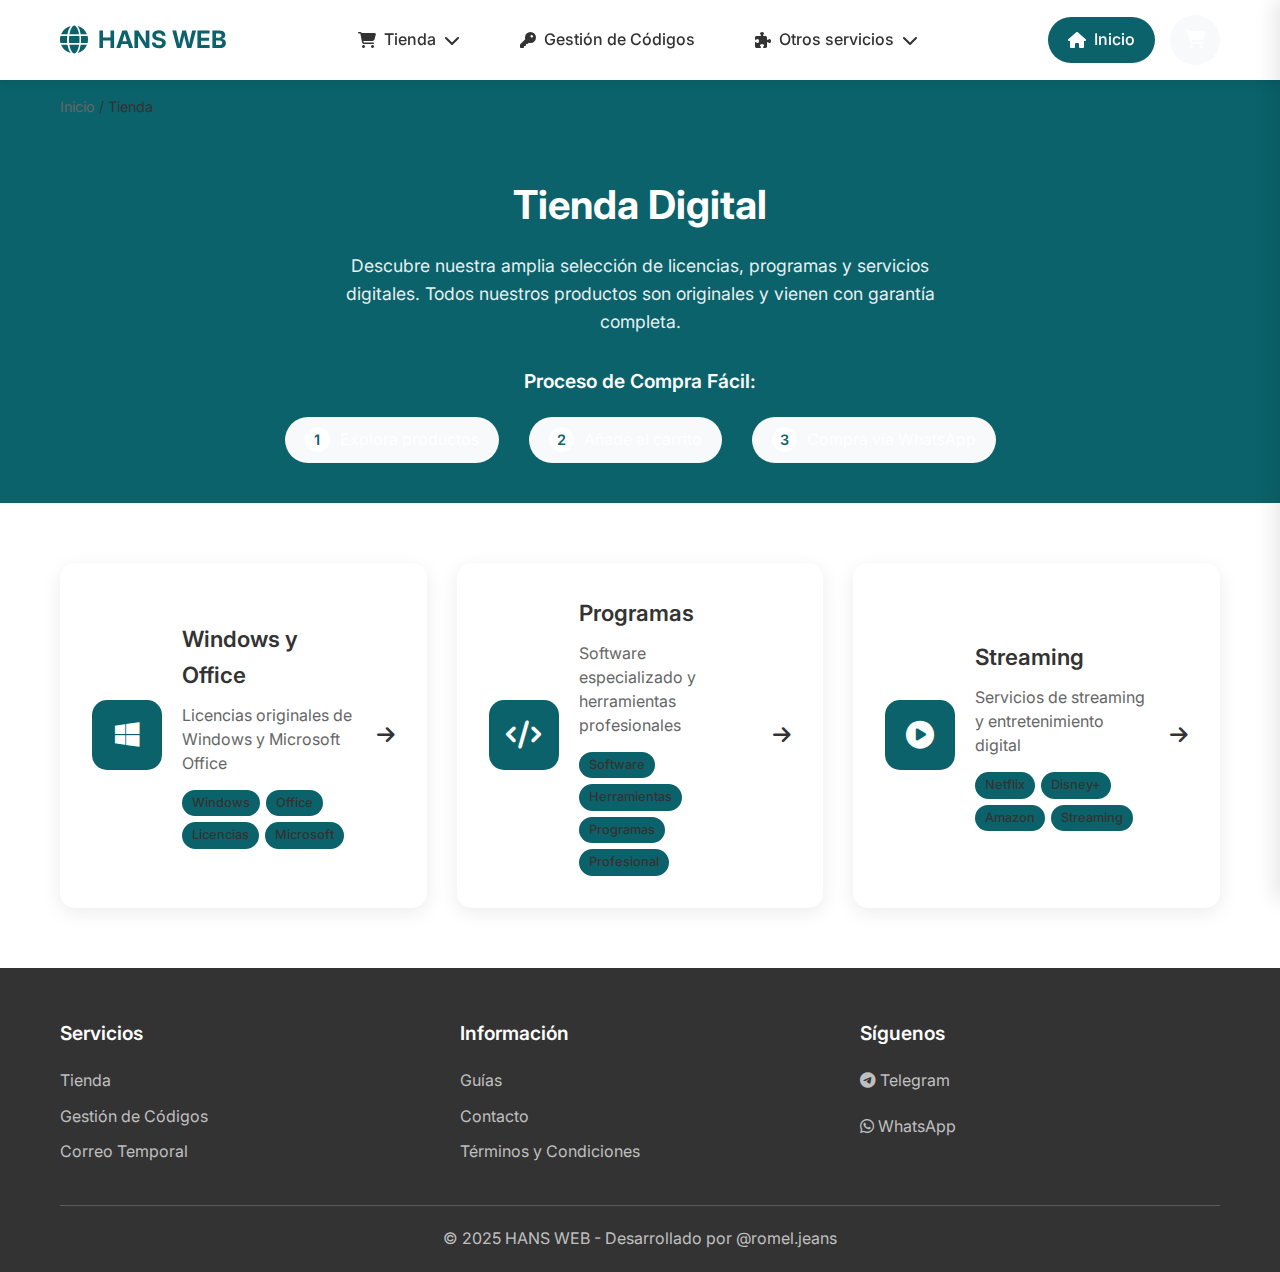
<file: tienda.html>
<!DOCTYPE html>
<html lang="es">
<head>
    <meta charset="UTF-8">
    <meta name="viewport" content="width=device-width, initial-scale=1.0">
    <style>
        html, body {
            background-color: #0b626a;
            color: #333333;
        }
    </style>
    <meta charset="UTF-8">
    <meta name="viewport" content="width=device-width, initial-scale=1.0">
    <title>Tienda Digital - HANS WEB</title>
    <meta name="description" content="Licencias originales de software, programas especializados y servicios de streaming en HANS WEB">
    <meta name="keywords" content="licencias Windows, Office, software, programas, streaming, Netflix, Disney+">
    <link rel="stylesheet" href="css/global.css">
    <link rel="stylesheet" href="css/tienda.css">
    <link href="https://fonts.googleapis.com/css2?family=Inter:wght@300;400;500;600;700&display=swap" rel="stylesheet">
    <link rel="stylesheet" href="https://cdnjs.cloudflare.com/ajax/libs/font-awesome/6.4.0/css/all.min.css">
</head>
<body>
    <!-- Header con carrito -->
    <header class="global-header">
        <div class="header-container">
            <div class="header-brand">
                <a href="index.html" class="brand-link">
                    <h1 class="brand-logo">
                        <i class="fas fa-globe"></i>
                        HANS WEB
                    </h1>
                </a>
            </div>
            
            <!-- Navegación Desktop -->
            <nav class="main-nav desktop-nav">
                <div class="nav-item dropdown">
                    <a href="tienda.html" class="nav-link active">
                        <i class="fas fa-shopping-cart"></i>
                        <span>Tienda</span>
                        <i class="fas fa-chevron-down"></i>
                    </a>
                    <div class="dropdown-menu">
                        <a href="Tienda/windowsoffice.html">Windows y Office</a>
                        <a href="Tienda/programas.html">Programas</a>
                        <a href="Tienda/streaming.html">Streaming</a>
                    </div>
                </div>
                <a href="gestion-codigos.html" class="nav-link">
                    <i class="fas fa-key"></i>
                    <span>Gestión de Códigos</span>
                </a>
                <div class="nav-item dropdown">
                    <a href="#Otros servicios" class="nav-link">
                        <i class="fa-solid fa-puzzle-piece"></i>
                        <span>Otros servicios</span>
                        <i class="fas fa-chevron-down"></i>
                    </a>
                    <div class="dropdown-menu">
                        <a href="correo-temporal.html">Correo Temporal</a>
                        <a href="http://hansweb.indevs.in/">Streaming Manager</a>
                    </div>
                </div>
            </nav>

            <!-- Header Actions con carrito -->
            <div class="header-actions">
                <a href="index.html" class="btn-home">
                    <i class="fas fa-home"></i>
                    <span>Inicio</span>
                </a>
                
                <!-- Botón del carrito -->
                <button class="cart-btn" id="cartBtn">
                    <i class="fas fa-shopping-cart"></i>
                    <span class="cart-count" id="cartCount">0</span>
                </button>
                
                <button class="mobile-menu-btn" id="mobileMenuBtn">
                    <i class="fas fa-bars"></i>
                </button>
            </div>
        </div>
    </header>

    <!-- Menú móvil lateral -->
    <div class="mobile-sidebar" id="mobileSidebar">
        <div class="sidebar-header">
            <h3>HANS WEB</h3>
            <button class="sidebar-close" id="sidebarClose">
                <i class="fas fa-times"></i>
            </button>
        </div>
        <nav class="sidebar-nav">
            <a href="tienda.html" class="sidebar-link active">
                <i class="fas fa-shopping-cart"></i>
                Tienda
            </a>
            <div class="sidebar-submenu">
                <a href="Tienda/windowsoffice.html">Windows y Office</a>
                <a href="Tienda/programas.html">Programas</a>
                <a href="Tienda/streaming.html">Streaming</a>
            </div>
            <a href="gestion-codigos.html" class="sidebar-link">
                <i class="fas fa-key"></i>
                Gestión de Códigos
            </a>
            <a href="" class="sidebar-link">
                <i class="fa-solid fa-puzzle-piece"></i>
                Otros servicios
            </a>
                <div class="sidebar-submenu">
                <a href="correo-temporal.html">Correo Temporal</a>
                <a href="http://hansweb.indevs.in/">Streaming Manager</a>
            </div>
        </nav>
    </div>

    <!-- Carrito lateral -->
    <div class="cart-sidebar" id="cartSidebar">
        <div class="cart-header">
            <h3>
                <i class="fas fa-shopping-cart"></i>
                Carro de la Compra
            </h3>
            <button class="cart-close" id="cartClose">
                <i class="fas fa-times"></i>
            </button>
        </div>
        
        <div class="cart-content" id="cartContent">
            <div class="cart-empty">
                <i class="fas fa-shopping-cart"></i>
                <p>Tu carrito está vacío</p>
                <small>Añade productos para comenzar tu compra</small>
            </div>
        </div>
        
        <div class="cart-footer" id="cartFooter">
            <div class="cart-totals">
                <div class="cart-subtotal">
                    <span>Subtotal:</span>
                    <span id="cartSubtotal">S/ 0.00</span>
                </div>
                <div class="cart-total">
                    <span>Total:</span>
                    <span id="cartTotal">S/ 0.00</span>
                </div>
            </div>
            <button class="btn-checkout" id="checkoutBtn">
                <i class="fab fa-whatsapp"></i>
                Finalizar Compra
            </button>
        </div>
    </div>

    <!-- Contenido Principal -->
    <main class="main-content">
        <!-- Breadcrumbs -->
        <div class="breadcrumbs">
            <div class="container">
                <a href="index.html">Inicio</a>
                / Tienda
            </div>
        </div>

        <!-- Cabecera de Tienda -->
        <section class="store-header">
            <div class="container">
                <h1>Tienda Digital</h1>
                <p>Descubre nuestra amplia selección de licencias, programas y servicios digitales. 
Todos nuestros productos son originales y vienen con garantía completa.</p>
                <!-- Proceso de Compra -->
                <div class="purchase-process">
                    <h3>Proceso de Compra Fácil:</h3>
                    <div class="process-steps">
                        <div class="step">
                            <div class="step-number">1</div>
                            <span>Explora productos</span>
                        </div>
                        <div class="step">
                            <div class="step-number">2</div>
                            <span>Añade al carrito</span>
                        </div>
                        <div class="step">
                            <div class="step-number">3</div>
                            <span>Compra vía WhatsApp</span>
                        </div>
                    </div>
                </div>
            </div>
        </section>

        <!-- Categorías de Productos -->
        <section class="product-categories">
            <div class="container">
                <div class="categories-grid">
                    <!-- Windows y Office -->
                    <div class="category-card" onclick="navigateToCategory('Tienda/windowsoffice.html')">
                        <div class="category-icon">
                            <i class="fab fa-windows"></i>
                        </div>
                        <div class="category-content">
                            <h3>Windows y Office</h3>
                            <p>Licencias originales de Windows y Microsoft Office</p>
                            <div class="category-keywords">
                                <span class="keyword-tag">Windows</span>
                                <span class="keyword-tag">Office</span>
                                <span class="keyword-tag">Licencias</span>
                                <span class="keyword-tag">Microsoft</span>
                            </div>
                        </div>
                        <div class="category-arrow">
                            <i class="fas fa-arrow-right"></i>
                        </div>
                    </div>

                    <!-- Programas -->
                    <div class="category-card" onclick="navigateToCategory('Tienda/programas.html')">
                        <div class="category-icon">
                            <i class="fas fa-code"></i>
                        </div>
                        <div class="category-content">
                            <h3>Programas</h3>
                            <p>Software especializado y herramientas profesionales</p>
                            <div class="category-keywords">
                                <span class="keyword-tag">Software</span>
                                <span class="keyword-tag">Herramientas</span>
                                <span class="keyword-tag">Programas</span>
                                <span class="keyword-tag">Profesional</span>
                            </div>
                        </div>
                        <div class="category-arrow">
                            <i class="fas fa-arrow-right"></i>
                        </div>
                    </div>

                    <!-- Streaming -->
                    <div class="category-card" onclick="navigateToCategory('Tienda/streaming.html')">
                        <div class="category-icon">
                            <i class="fas fa-play-circle"></i>
                        </div>
                        <div class="category-content">
                            <h3>Streaming</h3>
                            <p>Servicios de streaming y entretenimiento digital</p>
                            <div class="category-keywords">
                                <span class="keyword-tag">Netflix</span>
                                <span class="keyword-tag">Disney+</span>
                                <span class="keyword-tag">Amazon</span>
                                <span class="keyword-tag">Streaming</span>
                            </div>
                        </div>
                        <div class="category-arrow">
                            <i class="fas fa-arrow-right"></i>
                        </div>
                    </div>
                </div>
            </div>
        </section>
    </main>

    <!-- Footer -->
    <footer class="global-footer">
        <div class="footer-container">
            <div class="footer-links">
                <div class="footer-column">
                    <h4>Servicios</h4>
                    <a href="tienda.html">Tienda</a>
                    <a href="gestion-codigos.html">Gestión de Códigos</a>
                    <a href="correo-temporal.html">Correo Temporal</a>
                </div>
                <div class="footer-column">
                    <h4>Información</h4>
                    <a href="#guias">Guías</a>
                    <a href="#contacto">Contacto</a>
                    <a href="#terminos">Términos y Condiciones</a>
                </div>
                <div class="footer-column">
                    <h4>Síguenos</h4>
                    <div class="social-links">
                        <a href="#" class="social-link">
                            <i class="fab fa-telegram"></i>
                            Telegram
                        </a>
                        <a href="https://wa.me/51965485348" class="social-link">
                            <i class="fab fa-whatsapp"></i>
                            WhatsApp
                        </a>
                    </div>
                </div>
            </div>
            <div class="footer-bottom">
                <p>&copy; 2025 HANS WEB - Desarrollado por @romel.jeans</p>
            </div>
        </div>
    </footer>

    <!-- Overlay para carrito -->
    <div class="cart-overlay" id="cartOverlay"></div>

    <script src="js/global.js"></script>
    <script src="js/carrito.js"></script>
</body>
</html>
</file>
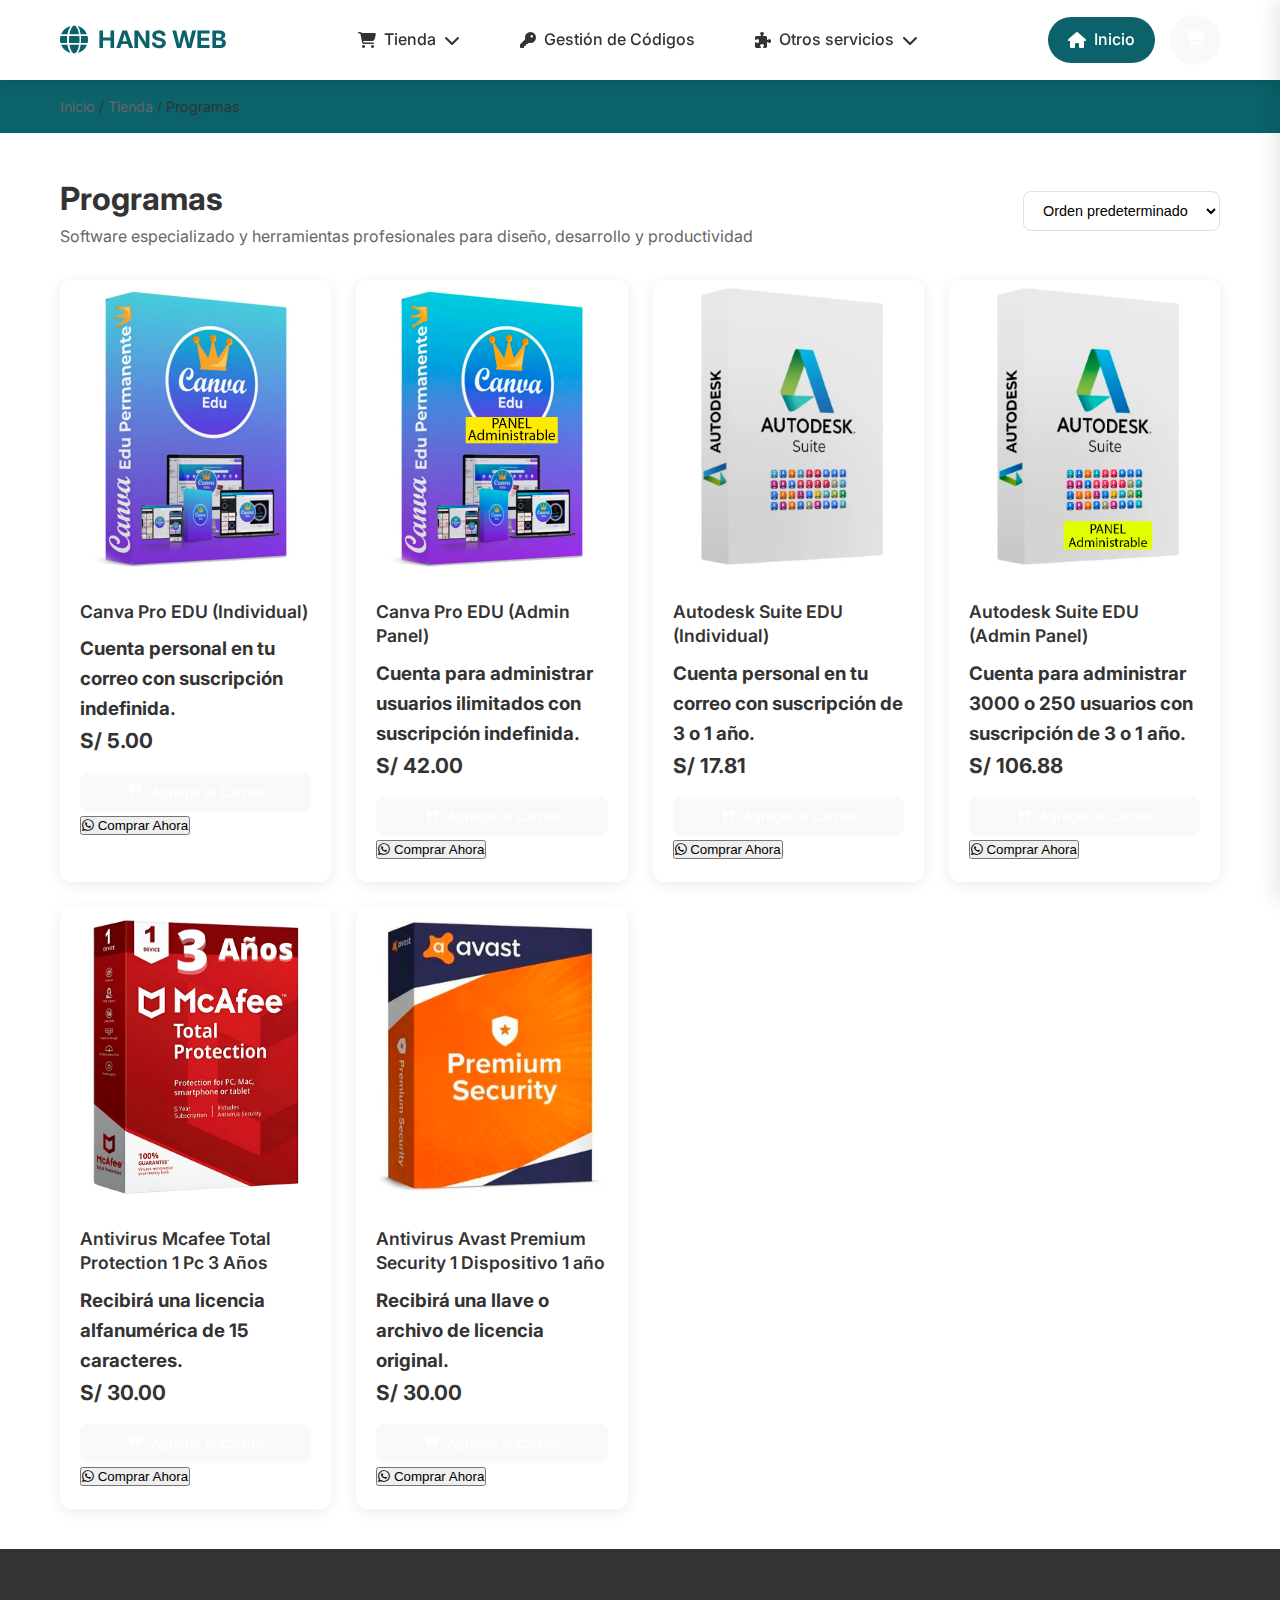
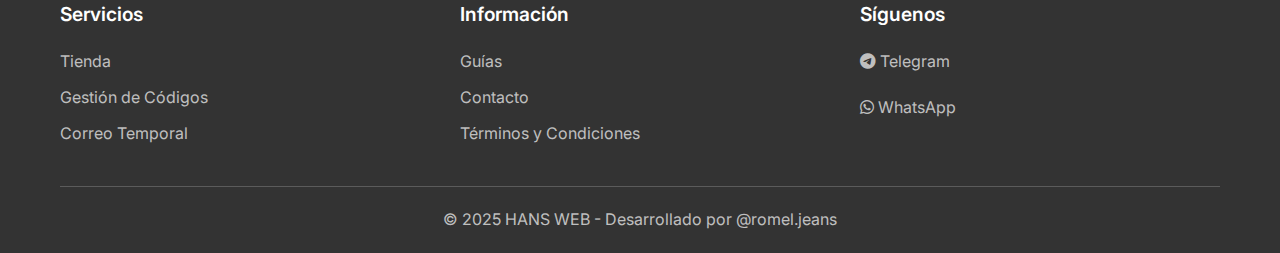
<file: Tienda/programas.html>
<!DOCTYPE html>
<html lang="es">
<head>
    <meta charset="UTF-8">
    <meta name="viewport" content="width=device-width, initial-scale=1.0">
    <style>
        html, body {
            background-color: #0b626a;
            color: #333333;
        }
    </style>
    <meta charset="UTF-8">
    <meta name="viewport" content="width=device-width, initial-scale=1.0">
    <title>Programas - Tienda Digital - HANS WEB</title>
    <meta name="description" content="Software especializado y herramientas profesionales para diseño, desarrollo y productividad">
    <meta name="keywords" content="Photoshop, Illustrator, AutoCAD, software profesional, herramientas diseño">
    <link rel="stylesheet" href="../css/global.css">
    <link rel="stylesheet" href="../css/tienda.css">
    <link href="https://fonts.googleapis.com/css2?family=Inter:wght@300;400;500;600;700&display=swap" rel="stylesheet">
    <link rel="stylesheet" href="https://cdnjs.cloudflare.com/ajax/libs/font-awesome/6.4.0/css/all.min.css">
</head>
<body>
    <!-- Header con carrito -->
    <header class="global-header">
        <div class="header-container">
            <div class="header-brand">
                <a href="../index.html" class="brand-link">
                    <h1 class="brand-logo">
                        <i class="fas fa-globe"></i>
                        HANS WEB
                    </h1>
                </a>
            </div>
            
            <!-- Navegación Desktop -->
            <nav class="main-nav desktop-nav">
                <div class="nav-item dropdown">
                    <a href="../tienda.html" class="nav-link active">
                        <i class="fas fa-shopping-cart"></i>
                        <span>Tienda</span>
                        <i class="fas fa-chevron-down"></i>
                    </a>
                    <div class="dropdown-menu">
                        <a href="windowsoffice.html">Windows y Office</a>
                        <a href="programas.html" class="active">Programas</a>
                        <a href="streaming.html">Streaming</a>
                    </div>
                </div>
                <a href="../gestion-codigos.html" class="nav-link">
                    <i class="fas fa-key"></i>
                    <span>Gestión de Códigos</span>
                </a>
                <div class="nav-item dropdown">
                    <a href="" class="nav-link active">
                        <i class="fa-solid fa-puzzle-piece"></i>
                        <span>Otros servicios</span>
                        <i class="fas fa-chevron-down"></i>
                    </a>
                    <div class="dropdown-menu">
                        <a href="../correo-temporal.html"> Correo Temporal</a>
                        <a href="http://hansweb.indevs.in/">Streaming Manager</a>
                    </div>
                </div>
            </nav>

            <!-- Header Actions con carrito -->
            <div class="header-actions">
                <a href="../index.html" class="btn-home">
                    <i class="fas fa-home"></i>
                    <span>Inicio</span>
                </a>
                
                <!-- Botón del carrito -->
                <button class="cart-btn" id="cartBtn">
                    <i class="fas fa-shopping-cart"></i>
                    <span class="cart-count" id="cartCount">0</span>
                </button>
                
                <button class="mobile-menu-btn" id="mobileMenuBtn">
                    <i class="fas fa-bars"></i>
                </button>
            </div>
        </div>
    </header>

    <!-- Menú móvil lateral -->
    <div class="mobile-sidebar" id="mobileSidebar">
        <div class="sidebar-header">
            <h3>HANS WEB</h3>
            <button class="sidebar-close" id="sidebarClose">
                <i class="fas fa-times"></i>
            </button>
        </div>
        <nav class="sidebar-nav">
            <a href="../tienda.html" class="sidebar-link active">
                <i class="fas fa-shopping-cart"></i>
                Tienda
            </a>
            <div class="sidebar-submenu">
                <a href="windowsoffice.html">Windows y Office</a>
                <a href="programas.html" class="active">Programas</a>
                <a href="streaming.html">Streaming</a>
            </div>
            <a href="../gestion-codigos.html" class="sidebar-link">
                <i class="fas fa-key"></i>
                Gestión de Códigos
            </a>
            <a href="" class="sidebar-link active">
                <i class="fa-solid fa-puzzle-piece"></i>
                Otros servicios
            </a>
                <div class="sidebar-submenu">
                <a href="../correo-temporal.html">Correo Temporal</a>
                <a href="http://hansweb.indevs.in/">Streaming Manager</a>
            </div>
        </nav>
    </div>

    <!-- Carrito lateral -->
    <div class="cart-sidebar" id="cartSidebar">
        <div class="cart-header">
            <h3>
                <i class="fas fa-shopping-cart"></i>
                Carro de la Compra
            </h3>
            <button class="cart-close" id="cartClose">
                <i class="fas fa-times"></i>
            </button>
        </div>
        
        <div class="cart-content" id="cartContent">
            <div class="cart-empty">
                <i class="fas fa-shopping-cart"></i>
                <p>Tu carrito está vacío</p>
                <small>Añade productos para comenzar tu compra</small>
            </div>
        </div>
        
        <div class="cart-footer" id="cartFooter">
            <div class="cart-totals">
                <div class="cart-subtotal">
                    <span>Subtotal:</span>
                    <span id="cartSubtotal">S/ 0.00</span>
                </div>
                <div class="cart-total">
                    <span>Total:</span>
                    <span id="cartTotal">S/ 0.00</span>
                </div>
            </div>
            <button class="btn-checkout" id="checkoutBtn">
                <i class="fab fa-whatsapp"></i>
                Finalizar Compra
            </button>
        </div>
    </div>

    <!-- Contenido Principal -->
    <main class="main-content">
        <!-- Breadcrumbs -->
        <div class="breadcrumbs">
            <div class="container">
                <a href="../index.html">Inicio</a>
                /
                <a href="../tienda.html">Tienda</a>
                / Programas
            </div>
        </div>

        <!-- Cabecera de categoría -->
        <section class="products-section">
            <div class="container">
                <div class="products-header">
                    <div class="products-title">
                        <h1>Programas</h1>
                        <p>Software especializado y herramientas profesionales para diseño, desarrollo y productividad</p>
                    </div>
                    <div class="products-controls">
                        <select id="sortSelect" class="sort-select">
                            <option value="default">Orden predeterminado</option>
                            <option value="price-low">Precio: de bajo a alto</option>
                            <option value="price-high">Precio: de alto a bajo</option>
                        </select>
                    </div>
                </div>

                <!-- Grid de productos -->
                <div class="products-grid" id="productsGrid">
                    <!-- Adobe Photoshop -->
                    <div class="product-card" data-product-id="photoshop-2024-001" data-category="programas" data-price="5.00">
                        <div class="product-image" onclick="openProduct('Programas/photoshop.html')">
                            <img src="../img/canva.webp" alt="Adobe Photoshop 2024" onerror="this.src='../img/placeholder.jpg'">
                        </div>
                        <div class="product-info">
                            <h3 class="product-title" onclick="openProduct('Programas/photoshop.html')">Canva Pro EDU (Individual)</h3>
                            <h3 class="product-sub">
                                <ul>
                                    <p>Cuenta personal en tu correo con suscripción indefinida.</p>
                                </ul>  
                            </h3>
                            <div class="product-price">S/ 5.00</div>
                            <button class="add-to-cart-btn">
                                <i class="fas fa-cart-plus"></i>
                                Agregar al Carrito
                            <button class="btn-buy-now-a" onclick="window.HansWeb.buyNowFromCard(this)">
                                <i class="fab fa-whatsapp"></i>
                                Comprar Ahora
                            </button>
                        </div>
                    </div>

                    <!-- Adobe Illustrator -->
                    <div class="product-card" data-product-id="illustrator-2024-001" data-category="programas" data-price="42.00">
                        <div class="product-image" onclick="openProduct('Programas/illustrator.html')">
                            <img src="../img/canva-admin.jpg" alt="Adobe Illustrator 2024" onerror="this.src='../img/placeholder.jpg'">
                        </div>
                        <div class="product-info">
                            <h3 class="product-title" onclick="openProduct('Programas/illustrator.html')">Canva Pro EDU (Admin Panel)</h3>
                            <h3 class="product-sub">
                                <ul>
                                    <p>Cuenta para administrar usuarios ilimitados con suscripción indefinida.</p>
                                </ul>  
                            </h3>
                            <div class="product-price">S/ 42.00</div>
                            <button class="add-to-cart-btn">
                                <i class="fas fa-cart-plus"></i>
                                Agregar al Carrito
                            <button class="btn-buy-now-a" onclick="window.HansWeb.buyNowFromCard(this)">
                                <i class="fab fa-whatsapp"></i>
                                Comprar Ahora
                            </button>
                        </div>
                    </div>

                    <!-- AutoCAD -->
                    <div class="product-card" data-product-id="autocad-2024-001" data-category="programas" data-price="17.81">
                        <div class="product-image" onclick="openProduct('Programas/autocad.html')">
                            <img src="../img/Autodesk-tienda.webp" alt="AutoCAD 2024" onerror="this.src='../img/placeholder.jpg'">
                        </div>
                        <div class="product-info">
                            <h3 class="product-title" onclick="openProduct('Programas/autocad.html')">Autodesk Suite EDU (Individual)</h3>
                            <h3 class="product-sub">
                                <ul>
                                    <p>Cuenta personal en tu correo con suscripción de 3 o 1 año.</p>
                                </ul>  
                            </h3>
                            <div class="product-price">S/ 17.81</div>
                            <button class="add-to-cart-btn">
                                <i class="fas fa-cart-plus"></i>
                                Agregar al Carrito
                            <button class="btn-buy-now-a" onclick="window.HansWeb.buyNowFromCard(this)">
                                <i class="fab fa-whatsapp"></i>
                                Comprar Ahora
                            </button>
                        </div>
                    </div>

                    <!-- Corel Draw -->
                    <div class="product-card" data-product-id="coreldraw-2024-001" data-category="programas" data-price="106.88">
                        <div class="product-image" onclick="openProduct('Programas/coreldraw.html')">
                            <img src="../img/Autodesk-admin.png" alt="CorelDRAW 2024" onerror="this.src='../img/placeholder.jpg'">
                        </div>
                        <div class="product-info">
                            <h3 class="product-title" onclick="openProduct('Programas/coreldraw.html')">Autodesk Suite EDU (Admin Panel)</h3>
                            <h3 class="product-sub">
                                <ul>
                                    <p>Cuenta para administrar 3000 o 250 usuarios con suscripción de 3 o 1 año.</p>
                                </ul>  
                            </h3>
                            <div class="product-price">S/ 106.88</div>
                            <button class="add-to-cart-btn">
                                <i class="fas fa-cart-plus"></i>
                                Agregar al Carrito
                            <button class="btn-buy-now-a" onclick="window.HansWeb.buyNowFromCard(this)">
                                <i class="fab fa-whatsapp"></i>
                                Comprar Ahora
                            </button>
                        </div>
                    </div>

                    <!-- Visual Studio -->
                    <div class="product-card" data-product-id="visualstudio-2024-001" data-category="programas" data-price="30.00">
                        <div class="product-image" onclick="openProduct('Programas/visualstudio.html')">
                            <img src="../img/Mcafee.png" alt="Visual Studio 2024" onerror="this.src='../img/placeholder.jpg'">
                        </div>
                        <div class="product-info">
                            <h3 class="product-title" onclick="openProduct('Programas/visualstudio.html')">Antivirus Mcafee Total Protection 1 Pc 3 Años</h3>
                            <h3 class="product-sub">
                                <ul>
                                    <p>Recibirá una licencia alfanumérica de 15 caracteres.</p>
                                </ul>  
                            </h3>
                            <div class="product-price">S/ 30.00</div>
                            <button class="add-to-cart-btn">
                                <i class="fas fa-cart-plus"></i>
                                Agregar al Carrito
                            <button class="btn-buy-now-a" onclick="window.HansWeb.buyNowFromCard(this)">
                                <i class="fab fa-whatsapp"></i>
                                Comprar Ahora
                            </button>
                        </div>
                    </div>

                    <!-- Premiere Pro -->
                    <div class="product-card" data-product-id="premiere-2024-001" data-category="programas" data-price="30.00">
                        <div class="product-image" onclick="openProduct('Programas/premiere.html')">
                            <img src="../img/Avast.png" alt="Adobe Premiere Pro 2024" onerror="this.src='../img/placeholder.jpg'">
                        </div>
                        <div class="product-info">
                            <h3 class="product-title" onclick="openProduct('Programas/premiere.html')">Antivirus Avast Premium Security 1 Dispositivo 1 año</h3>
                            <h3 class="product-sub">
                                <ul>
                                    <p>Recibirá una llave o archivo de licencia original.</p>
                                </ul>  
                            </h3>
                            <div class="product-price">S/ 30.00</div>
                            <button class="add-to-cart-btn">
                                <i class="fas fa-cart-plus"></i>
                                Agregar al Carrito
                            <button class="btn-buy-now-a" onclick="window.HansWeb.buyNowFromCard(this)">
                                <i class="fab fa-whatsapp"></i>
                                Comprar Ahora
                            </button>
                        </div>
                    </div>
                </div>
            </div>
        </section>
    </main>

    <!-- Footer -->
    <footer class="global-footer">
        <div class="footer-container">
            <div class="footer-links">
                <div class="footer-column">
                    <h4>Servicios</h4>
                    <a href="../tienda.html">Tienda</a>
                    <a href="../gestion-codigos.html">Gestión de Códigos</a>
                    <a href="../correo-temporal.html">Correo Temporal</a>
                </div>
                <div class="footer-column">
                    <h4>Información</h4>
                    <a href="#guias">Guías</a>
                    <a href="#contacto">Contacto</a>
                    <a href="#terminos">Términos y Condiciones</a>
                </div>
                <div class="footer-column">
                    <h4>Síguenos</h4>
                    <div class="social-links">
                        <a href="#" class="social-link">
                            <i class="fab fa-telegram"></i>
                            Telegram
                        </a>
                        <a href="https://wa.me/51965485348" class="social-link">
                            <i class="fab fa-whatsapp"></i>
                            WhatsApp
                        </a>
                    </div>
                </div>
            </div>
            <div class="footer-bottom">
                <p>&copy; 2025 HANS WEB - Desarrollado por @romel.jeans</p>
            </div>
        </div>
    </footer>

    <!-- Overlay para carrito -->
    <div class="cart-overlay" id="cartOverlay"></div>

    <script src="../js/global.js"></script>
    <script src="../js/carrito.js"></script>
    <script>
        // Funciones específicas para esta página
        function openProduct(url) {
            document.body.style.opacity = '0.8';
            setTimeout(() => {
                window.location.href = url;
            }, 200);
        }

        // Ordenamiento de productos
        document.addEventListener('DOMContentLoaded', function() {
            const sortSelect = document.getElementById('sortSelect');
            const productsGrid = document.getElementById('productsGrid');

            if (sortSelect) {
                sortSelect.addEventListener('change', function() {
                    const sortValue = this.value;
                    const products = Array.from(productsGrid.children);

                    products.sort((a, b) => {
                        const priceA = parseFloat(a.dataset.price);
                        const priceB = parseFloat(b.dataset.price);

                        switch(sortValue) {
                            case 'price-low':
                                return priceA - priceB;
                            case 'price-high':
                                return priceB - priceA;
                            default:
                                return 0;
                        }
                    });

                    // Reordenar elementos en el DOM
                    products.forEach(product => {
                        productsGrid.appendChild(product);
                    });
                });
            }
        });
    </script>
</body>
</html>
</file>
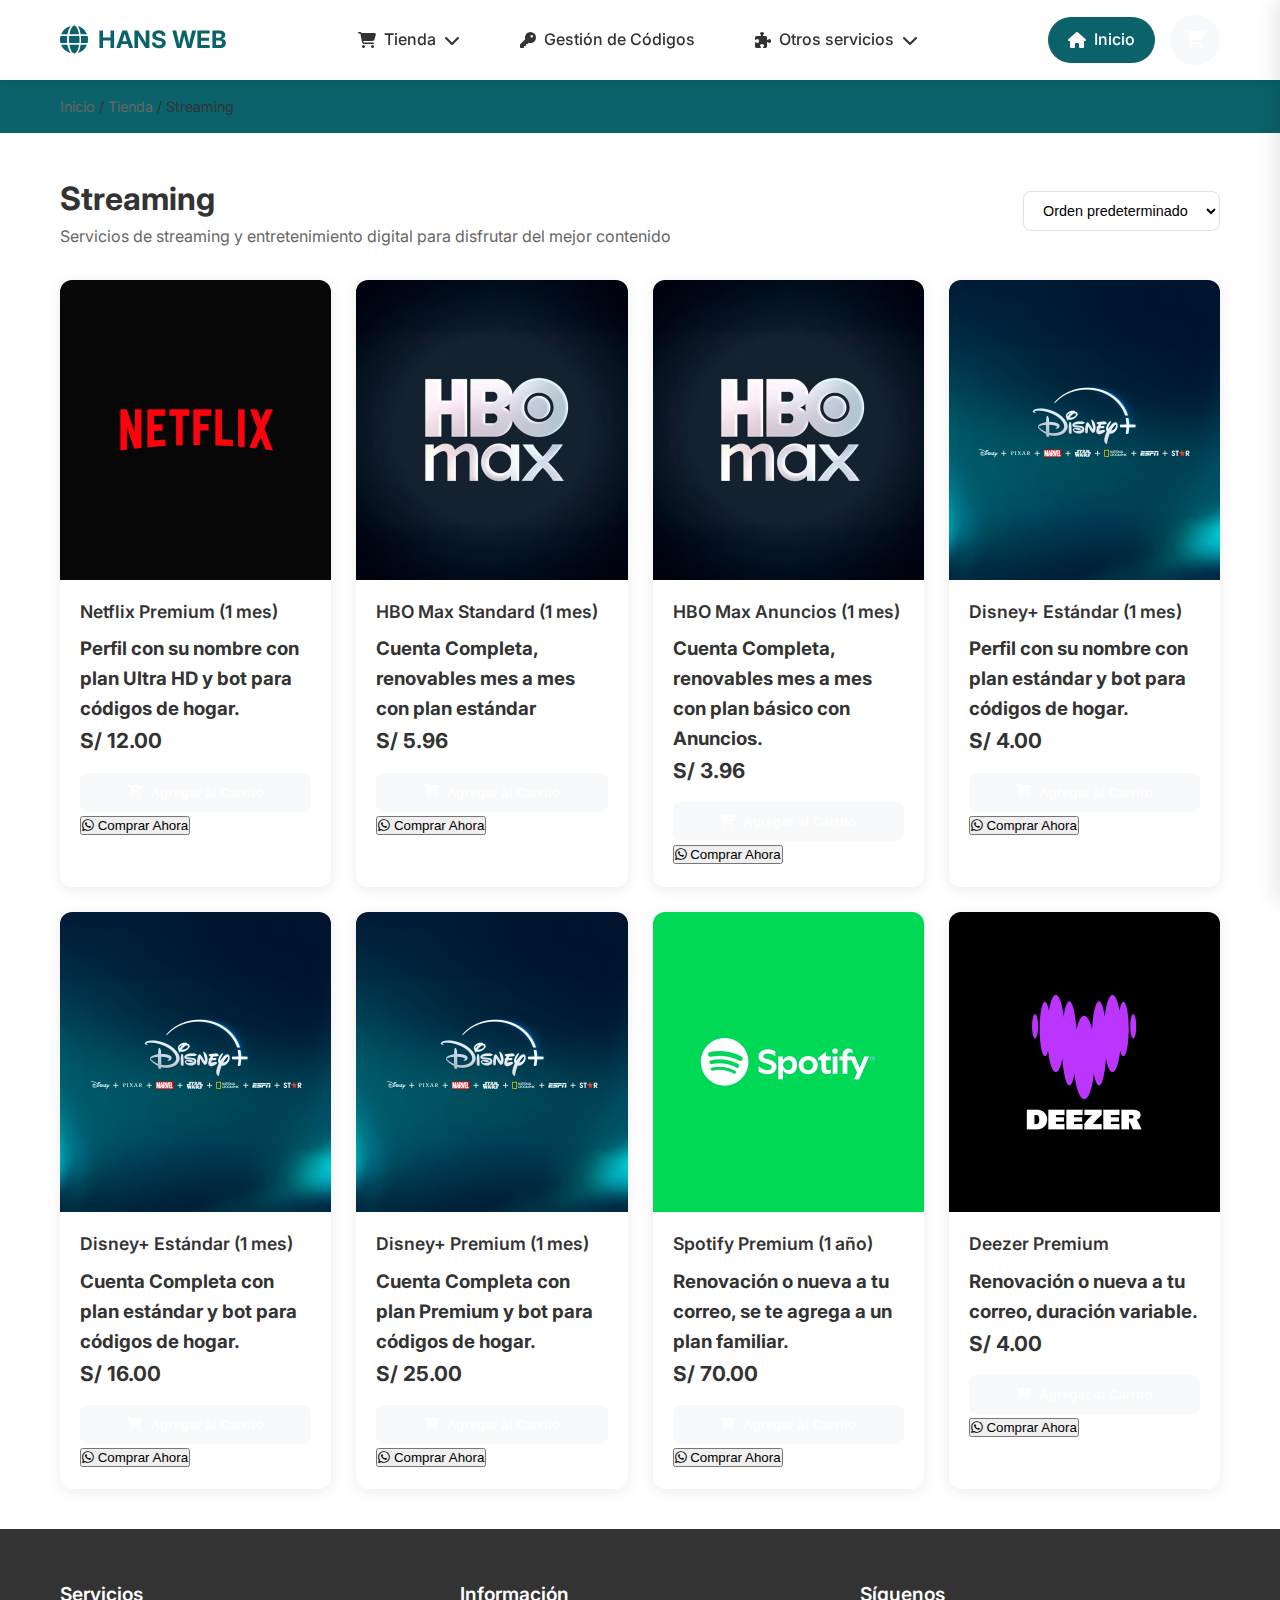
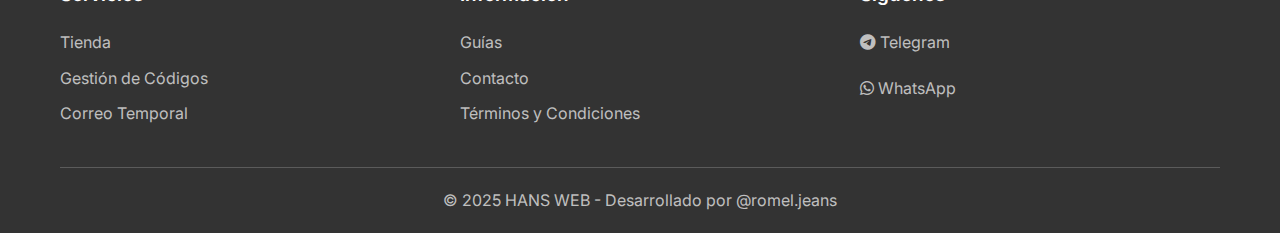
<file: Tienda/streaming.html>
<!DOCTYPE html>
<html lang="es">
<head>
    <meta charset="UTF-8">
    <meta name="viewport" content="width=device-width, initial-scale=1.0">
    <style>
        html, body {
            background-color: #0b626a;
            color: #333333;
        }
    </style>
    <meta charset="UTF-8">
    <meta name="viewport" content="width=device-width, initial-scale=1.0">
    <title>Streaming - Tienda Digital - HANS WEB</title>
    <meta name="description" content="Servicios de streaming y entretenimiento digital: Netflix, Disney+, Amazon Prime Video y más">
    <meta name="keywords" content="Netflix, Disney+, Amazon Prime, streaming, entretenimiento digital">
    <link rel="stylesheet" href="../css/global.css">
    <link rel="stylesheet" href="../css/tienda.css">
    <link href="https://fonts.googleapis.com/css2?family=Inter:wght@300;400;500;600;700&display=swap" rel="stylesheet">
    <link rel="stylesheet" href="https://cdnjs.cloudflare.com/ajax/libs/font-awesome/6.4.0/css/all.min.css">
</head>
<body>
    <!-- Header con carrito -->
    <header class="global-header">
        <div class="header-container">
            <div class="header-brand">
                <a href="../index.html" class="brand-link">
                    <h1 class="brand-logo">
                        <i class="fas fa-globe"></i>
                        HANS WEB
                    </h1>
                </a>
            </div>
            
            <!-- Navegación Desktop -->
            <nav class="main-nav desktop-nav">
                <div class="nav-item dropdown">
                    <a href="../tienda.html" class="nav-link active">
                        <i class="fas fa-shopping-cart"></i>
                        <span>Tienda</span>
                        <i class="fas fa-chevron-down"></i>
                    </a>
                    <div class="dropdown-menu">
                        <a href="windowsoffice.html">Windows y Office</a>
                        <a href="programas.html">Programas</a>
                        <a href="streaming.html" class="active">Streaming</a>
                    </div>
                </div>
                <a href="../gestion-codigos.html" class="nav-link">
                    <i class="fas fa-key"></i>
                    <span>Gestión de Códigos</span>
                </a>
                <div class="nav-item dropdown">
                    <a href="" class="nav-link active">
                        <i class="fa-solid fa-puzzle-piece"></i>
                        <span>Otros servicios</span>
                        <i class="fas fa-chevron-down"></i>
                    </a>
                    <div class="dropdown-menu">
                        <a href="../correo-temporal.html"> Correo Temporal</a>
                        <a href="http://hansweb.indevs.in/">Streaming Manager</a>
                    </div>
                </div>
            </nav>

            <!-- Header Actions con carrito -->
            <div class="header-actions">
                <a href="../index.html" class="btn-home">
                    <i class="fas fa-home"></i>
                    <span>Inicio</span>
                </a>
                
                <!-- Botón del carrito -->
                <button class="cart-btn" id="cartBtn">
                    <i class="fas fa-shopping-cart"></i>
                    <span class="cart-count" id="cartCount">0</span>
                </button>
                
                <button class="mobile-menu-btn" id="mobileMenuBtn">
                    <i class="fas fa-bars"></i>
                </button>
            </div>
        </div>
    </header>

    <!-- Menú móvil lateral -->
    <div class="mobile-sidebar" id="mobileSidebar">
        <div class="sidebar-header">
            <h3>HANS WEB</h3>
            <button class="sidebar-close" id="sidebarClose">
                <i class="fas fa-times"></i>
            </button>
        </div>
        <nav class="sidebar-nav">
            <a href="../tienda.html" class="sidebar-link active">
                <i class="fas fa-shopping-cart"></i>
                Tienda
            </a>
            <div class="sidebar-submenu">
                <a href="windowsoffice.html">Windows y Office</a>
                <a href="programas.html">Programas</a>
                <a href="streaming.html" class="active">Streaming</a>
            </div>
            <a href="../gestion-codigos.html" class="sidebar-link">
                <i class="fas fa-key"></i>
                Gestión de Códigos
            </a>
            <a href="" class="sidebar-link active">
                <i class="fa-solid fa-puzzle-piece"></i>
                Otros servicios
            </a>
                <div class="sidebar-submenu">
                <a href="../correo-temporal.html">Correo Temporal</a>
                <a href="http://hansweb.indevs.in/">Streaming Manager</a>
            </div>
        </nav>
    </div>

    <!-- Carrito lateral -->
    <div class="cart-sidebar" id="cartSidebar">
        <div class="cart-header">
            <h3>
                <i class="fas fa-shopping-cart"></i>
                Carro de la Compra
            </h3>
            <button class="cart-close" id="cartClose">
                <i class="fas fa-times"></i>
            </button>
        </div>
        
        <div class="cart-content" id="cartContent">
            <div class="cart-empty">
                <i class="fas fa-shopping-cart"></i>
                <p>Tu carrito está vacío</p>
                <small>Añade productos para comenzar tu compra</small>
            </div>
        </div>
        
        <div class="cart-footer" id="cartFooter">
            <div class="cart-totals">
                <div class="cart-subtotal">
                    <span>Subtotal:</span>
                    <span id="cartSubtotal">S/ 0.00</span>
                </div>
                <div class="cart-total">
                    <span>Total:</span>
                    <span id="cartTotal">S/ 0.00</span>
                </div>
            </div>
            <button class="btn-checkout" id="checkoutBtn">
                <i class="fab fa-whatsapp"></i>
                Finalizar Compra
            </button>
        </div>
    </div>

    <!-- Contenido Principal -->
    <main class="main-content">
        <!-- Breadcrumbs -->
        <div class="breadcrumbs">
            <div class="container">
                <a href="../index.html">Inicio</a>
                /
                <a href="../tienda.html">Tienda</a>
                / Streaming
            </div>
        </div>

        <!-- Cabecera de categoría -->
        <section class="products-section">
            <div class="container">
                <div class="products-header">
                    <div class="products-title">
                        <h1>Streaming</h1>
                        <p>Servicios de streaming y entretenimiento digital para disfrutar del mejor contenido</p>
                    </div>
                    <div class="products-controls">
                        <select id="sortSelect" class="sort-select">
                            <option value="default">Orden predeterminado</option>
                            <option value="price-low">Precio: de bajo a alto</option>
                            <option value="price-high">Precio: de alto a bajo</option>
                        </select>
                    </div>
                </div>

                <!-- Grid de productos -->
                <div class="products-grid" id="productsGrid">
                    <!-- Netflix Premium -->
                    <div class="product-card" data-product-id="netflix-premium-001" data-category="streaming" data-price="12.00">
                        <div class="product-image" onclick="openProduct('')">
                            <img src="../img/Netflix-1.png" alt="Netflix Premium" onerror="this.src='../img/placeholder.jpg'">
                        </div>
                        <div class="product-info">
                            <h3 class="product-title" onclick="openProduct('')">Netflix Premium (1 mes)</h3>
                            <h3 class="product-sub">
                                <ul>
                                    <p>Perfil con su nombre con plan Ultra HD y bot para códigos de hogar.</p>
                                </ul>  
                            </h3>
                            <div class="product-price">S/ 12.00</div>
                            <button class="add-to-cart-btn">
                                <i class="fas fa-cart-plus"></i>
                                Agregar al Carrito
                            <button class="btn-buy-now-a" onclick="window.HansWeb.buyNowFromCard(this)">
                                <i class="fab fa-whatsapp"></i>
                                Comprar Ahora
                            </button>
                        </div>
                    </div>

                    <!-- HBO Max -->
                    <div class="product-card" data-product-id="hbo-max-001" data-category="streaming" data-price="5.96">
                        <div class="product-image" onclick="openProduct('Streaming/hbo.html')">
                            <img src="../img/HBOMax.png" alt="HBO Max" onerror="this.src='../img/placeholder.jpg'">
                        </div>
                        <div class="product-info">
                            <h3 class="product-title" onclick="openProduct('Streaming/hbo.html')">HBO Max Standard (1 mes)</h3>
                            <h3 class="product-sub">
                                <ul>
                                    <p>Cuenta Completa, renovables mes a mes con plan estándar</p>
                                </ul>  
                            </h3>
                            <div class="product-price">S/ 5.96</div>
                            <button class="add-to-cart-btn">
                                <i class="fas fa-cart-plus"></i>
                                Agregar al Carrito
                            <button class="btn-buy-now-a" onclick="window.HansWeb.buyNowFromCard(this)">
                                <i class="fab fa-whatsapp"></i>
                                Comprar Ahora
                            </button>
                        </div>
                    </div>

                    <!-- HBO Max -->
                    <div class="product-card" data-product-id="hbo-max-002" data-category="streaming" data-price="3.96">
                        <div class="product-image" onclick="openProduct('Streaming/hbo.html')">
                            <img src="../img/HBOMax.png" alt="HBO Max" onerror="this.src='../img/placeholder.jpg'">
                        </div>
                        <div class="product-info">
                            <h3 class="product-title" onclick="openProduct('Streaming/hbo.html')">HBO Max Anuncios (1 mes)</h3>
                            <h3 class="product-sub">
                                <ul>
                                    <p>Cuenta Completa, renovables mes a mes con plan básico con Anuncios.</p>
                                </ul>  
                            </h3>
                            <div class="product-price">S/ 3.96</div>
                            <button class="add-to-cart-btn">
                                <i class="fas fa-cart-plus"></i>
                                Agregar al Carrito
                            <button class="btn-buy-now-a" onclick="window.HansWeb.buyNowFromCard(this)">
                                <i class="fab fa-whatsapp"></i>
                                Comprar Ahora
                            </button>
                        </div>
                    </div>

                    <!-- Disney+ -->
                    <div class="product-card" data-product-id="disney-plus-001" data-category="streaming" data-price="4.00">
                        <div class="product-image" onclick="openProduct('Streaming/disney.html')">
                            <img src="../img/disney-1.png" alt="Disney+" onerror="this.src='../img/placeholder.jpg'">
                        </div>
                        <div class="product-info">
                            <h3 class="product-title" onclick="openProduct('Streaming/disney.html')">Disney+ Estándar (1 mes)</h3>
                            <h3 class="product-sub">
                                <ul>
                                    <p>Perfil con su nombre con plan estándar y bot para códigos de hogar.</p>
                                </ul>  
                            </h3>
                            <div class="product-price">S/ 4.00</div>
                            <button class="add-to-cart-btn">
                                <i class="fas fa-cart-plus"></i>
                                Agregar al Carrito
                            <button class="btn-buy-now-a" onclick="window.HansWeb.buyNowFromCard(this)">
                                <i class="fab fa-whatsapp"></i>
                                Comprar Ahora
                            </button>
                        </div>
                    </div>

                    <div class="product-card" data-product-id="disney-plus-002" data-category="streaming" data-price="16.00">
                        <div class="product-image" onclick="openProduct('Streaming/disney.html')">
                            <img src="../img/disney-1.png" alt="Disney+" onerror="this.src='../img/placeholder.jpg'">
                        </div>
                        <div class="product-info">
                            <h3 class="product-title" onclick="openProduct('Streaming/disney.html')">Disney+ Estándar (1 mes)</h3>
                            <h3 class="product-sub">
                                <ul>
                                    <p>Cuenta Completa con plan estándar y bot para códigos de hogar.</p>
                                </ul>  
                            </h3>
                            <div class="product-price">S/ 16.00</div>
                            <button class="add-to-cart-btn">
                                <i class="fas fa-cart-plus"></i>
                                Agregar al Carrito
                            <button class="btn-buy-now-a" onclick="window.HansWeb.buyNowFromCard(this)">
                                <i class="fab fa-whatsapp"></i>
                                Comprar Ahora
                            </button>
                        </div>
                    </div>

                    <div class="product-card" data-product-id="disney-plus-003" data-category="streaming" data-price="25.00">
                        <div class="product-image" onclick="openProduct('Streaming/disney.html')">
                            <img src="../img/disney-1.png" alt="Disney+" onerror="this.src='../img/placeholder.jpg'">
                        </div>
                        <div class="product-info">
                            <h3 class="product-title" onclick="openProduct('Streaming/disney.html')">Disney+ Premium (1 mes)</h3>
                            <h3 class="product-sub">
                                <ul>
                                    <p>Cuenta Completa con plan Premium y bot para códigos de hogar.</p>
                                </ul>  
                            </h3>
                            <div class="product-price">S/ 25.00</div>
                            <button class="add-to-cart-btn">
                                <i class="fas fa-cart-plus"></i>
                                Agregar al Carrito
                            <button class="btn-buy-now-a" onclick="window.HansWeb.buyNowFromCard(this)">
                                <i class="fab fa-whatsapp"></i>
                                Comprar Ahora
                            </button>
                        </div>
                    </div>

                    <!-- Spotify Premium -->
                    <div class="product-card" data-product-id="spotify-premium-001" data-category="streaming" data-price="70.00">
                        <div class="product-image" onclick="openProduct('Streaming/spotify.html')">
                            <img src="../img/spotify.png" alt="Spotify Premium" onerror="this.src='../img/placeholder.jpg'">
                        </div>
                        <div class="product-info">
                            <h3 class="product-title" onclick="openProduct('Streaming/spotify.html')">Spotify Premium (1 año)</h3>
                            <h3 class="product-sub">
                                <ul>
                                    <p>Renovación o nueva a tu correo, se te agrega a un plan familiar.</p>
                                </ul>  
                            </h3>
                            <div class="product-price">S/ 70.00</div>
                            <button class="add-to-cart-btn">
                                <i class="fas fa-cart-plus"></i>
                                Agregar al Carrito
                            <button class="btn-buy-now-a" onclick="window.HansWeb.buyNowFromCard(this)">
                                <i class="fab fa-whatsapp"></i>
                                Comprar Ahora
                            </button>
                        </div>
                    </div>

                    <!-- Deezer -->
                    <div class="product-card" data-product-id="deezer-001" data-category="streaming" data-price="4.00">
                        <div class="product-image" onclick="openProduct('Streaming/deezer.html')">
                            <img src="../img/deezer.png" alt="Spotify Premium" onerror="this.src='../img/placeholder.jpg'">
                        </div>
                        <div class="product-info">
                            <h3 class="product-title" onclick="openProduct('Streaming/deezer.html')">Deezer Premium</h3>
                            <h3 class="product-sub">
                                <ul>
                                    <p>Renovación o nueva a tu correo, duración variable.</p>
                                </ul>  
                            </h3>
                            <div class="product-price">S/ 4.00</div>
                            <button class="add-to-cart-btn">
                                <i class="fas fa-cart-plus"></i>
                                Agregar al Carrito
                            <button class="btn-buy-now-a" onclick="window.HansWeb.buyNowFromCard(this)">
                                <i class="fab fa-whatsapp"></i>
                                Comprar Ahora
                            </button>
                        </div>
                    </div>
                </div>
            </div>
        </section>
    </main>

    <!-- Footer -->
    <footer class="global-footer">
        <div class="footer-container">
            <div class="footer-links">
                <div class="footer-column">
                    <h4>Servicios</h4>
                    <a href="../tienda.html">Tienda</a>
                    <a href="../gestion-codigos.html">Gestión de Códigos</a>
                    <a href="../correo-temporal.html">Correo Temporal</a>
                </div>
                <div class="footer-column">
                    <h4>Información</h4>
                    <a href="#guias">Guías</a>
                    <a href="#contacto">Contacto</a>
                    <a href="#terminos">Términos y Condiciones</a>
                </div>
                <div class="footer-column">
                    <h4>Síguenos</h4>
                    <div class="social-links">
                        <a href="#" class="social-link">
                            <i class="fab fa-telegram"></i>
                            Telegram
                        </a>
                        <a href="https://wa.me/51965485348" class="social-link">
                            <i class="fab fa-whatsapp"></i>
                            WhatsApp
                        </a>
                    </div>
                </div>
            </div>
            <div class="footer-bottom">
                <p>&copy; 2025 HANS WEB - Desarrollado por @romel.jeans</p>
            </div>
        </div>
    </footer>

    <!-- Overlay para carrito -->
    <div class="cart-overlay" id="cartOverlay"></div>

    <script src="../js/global.js"></script>
    <script src="../js/carrito.js"></script>
    <script>
        // Funciones específicas para esta página
        function openProduct(url) {
            document.body.style.opacity = '0.8';
            setTimeout(() => {
                window.location.href = url;
            }, 200);
        }

        // Ordenamiento de productos
        document.addEventListener('DOMContentLoaded', function() {
            const sortSelect = document.getElementById('sortSelect');
            const productsGrid = document.getElementById('productsGrid');

            if (sortSelect) {
                sortSelect.addEventListener('change', function() {
                    const sortValue = this.value;
                    const products = Array.from(productsGrid.children);

                    products.sort((a, b) => {
                        const priceA = parseFloat(a.dataset.price);
                        const priceB = parseFloat(b.dataset.price);

                        switch(sortValue) {
                            case 'price-low':
                                return priceA - priceB;
                            case 'price-high':
                                return priceB - priceA;
                            default:
                                return 0;
                        }
                    });

                    // Reordenar elementos en el DOM
                    products.forEach(product => {
                        productsGrid.appendChild(product);
                    });
                });
            }
        });
</script>
    </script>
</body>
</html>
</file>
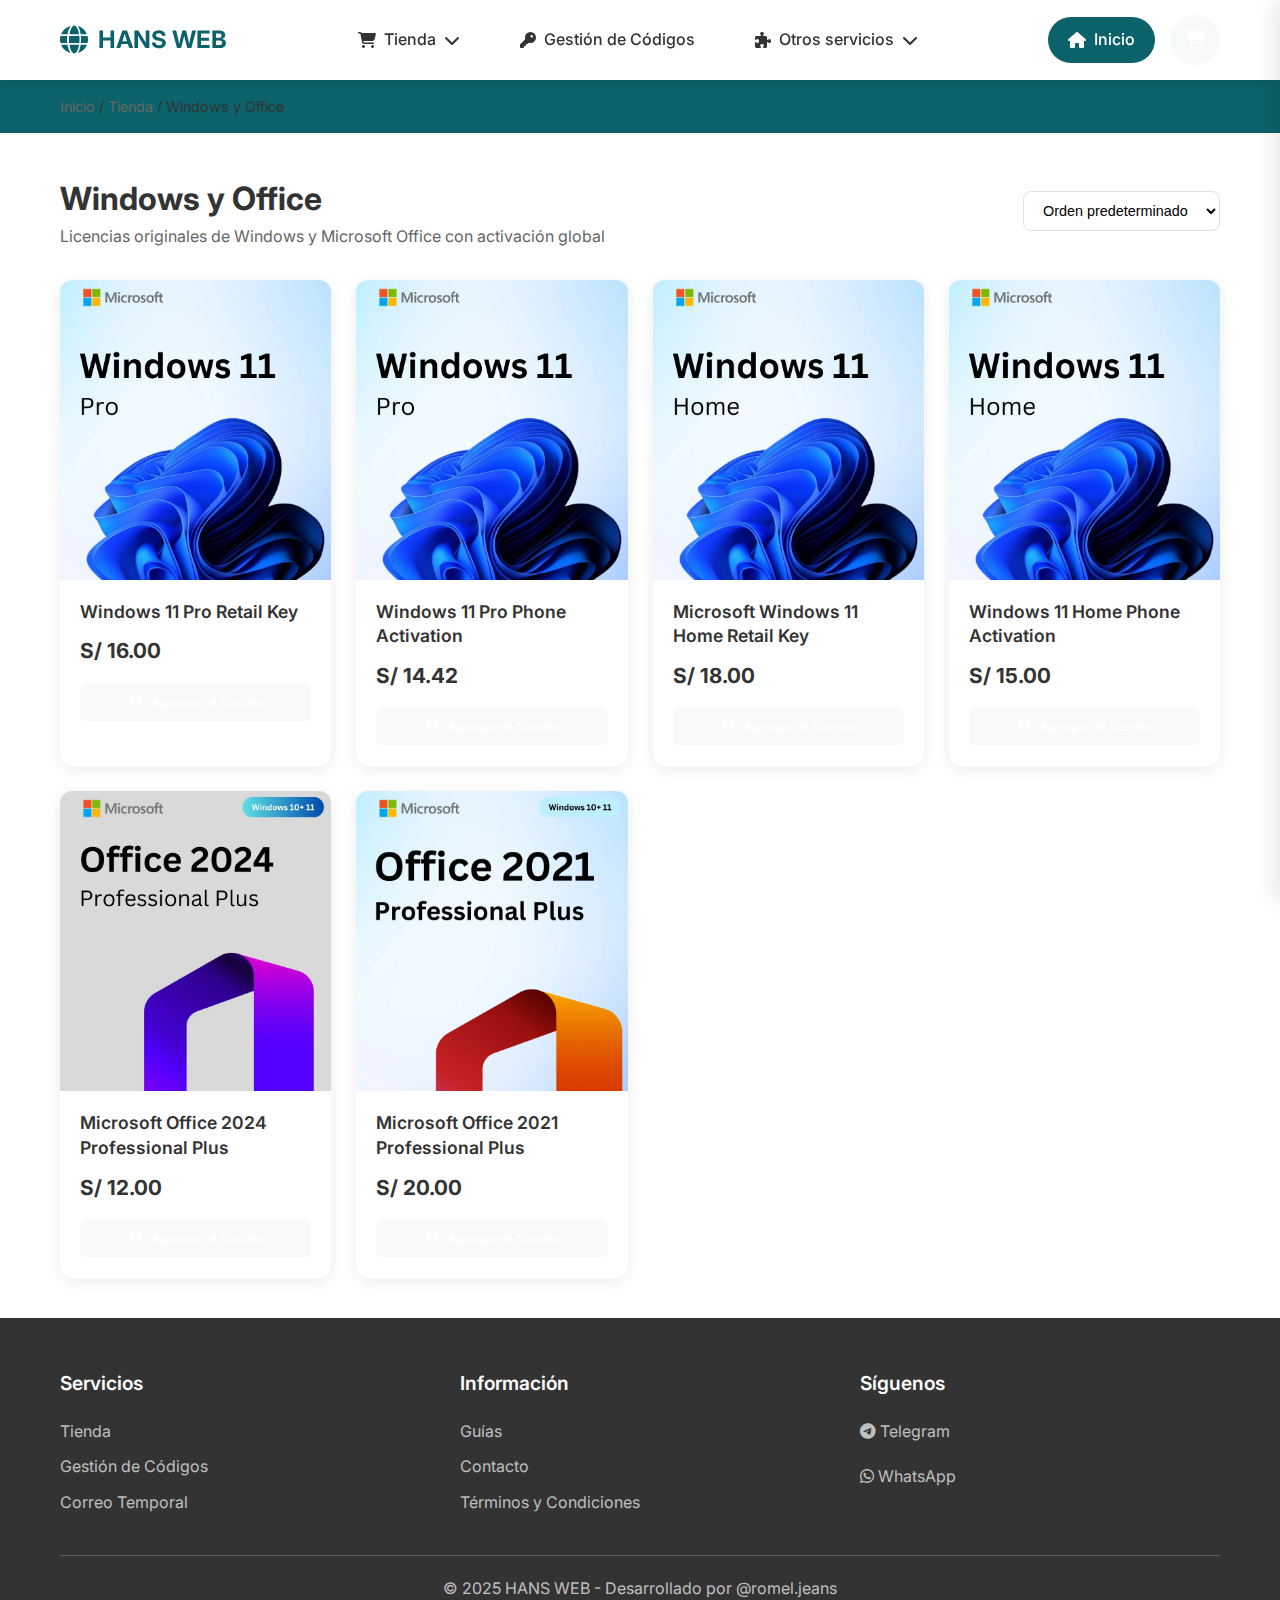
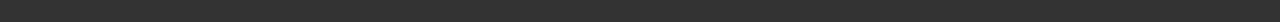
<file: Tienda/windowsoffice.html>
<!DOCTYPE html>
<html lang="es">
<head>
    <meta charset="UTF-8">
    <meta name="viewport" content="width=device-width, initial-scale=1.0">
    <style>
        html, body {
            background-color: #0b626a;
            color: #333333;
        }
    </style>
    <meta charset="UTF-8">
    <meta name="viewport" content="width=device-width, initial-scale=1.0">
    <title>Windows y Office - Tienda Digital - HANS WEB</title>
    <meta name="description" content="Licencias originales de Windows y Microsoft Office con activación global y soporte 24/7">
    <meta name="keywords" content="Windows 11, Office 2021, licencias originales, Microsoft, activación global">
    <link rel="stylesheet" href="../css/global.css">
    <link rel="stylesheet" href="../css/tienda.css">
    <link href="https://fonts.googleapis.com/css2?family=Inter:wght@300;400;500;600;700&display=swap" rel="stylesheet">
    <link rel="stylesheet" href="https://cdnjs.cloudflare.com/ajax/libs/font-awesome/6.4.0/css/all.min.css">
</head>
<body>
    <!-- Header con carrito -->
    <header class="global-header">
        <div class="header-container">
            <div class="header-brand">
                <a href="../index.html" class="brand-link">
                    <h1 class="brand-logo">
                        <i class="fas fa-globe"></i>
                        HANS WEB
                    </h1>
                </a>
            </div>
            
            <!-- Navegación Desktop -->
            <nav class="main-nav desktop-nav">
                <div class="nav-item dropdown">
                    <a href="../tienda.html" class="nav-link active">
                        <i class="fas fa-shopping-cart"></i>
                        <span>Tienda</span>
                        <i class="fas fa-chevron-down"></i>
                    </a>
                    <div class="dropdown-menu">
                        <a href="windowsoffice.html" class="active">Windows y Office</a>
                        <a href="programas.html">Programas</a>
                        <a href="streaming.html">Streaming</a>
                    </div>
                </div>
                <a href="../gestion-codigos.html" class="nav-link">
                    <i class="fas fa-key"></i>
                    <span>Gestión de Códigos</span>
                </a>
                <div class="nav-item dropdown">
                    <a href="" class="nav-link active">
                        <i class="fa-solid fa-puzzle-piece"></i>
                        <span>Otros servicios</span>
                        <i class="fas fa-chevron-down"></i>
                    </a>
                    <div class="dropdown-menu">
                        <a href="../correo-temporal.html"> Correo Temporal</a>
                        <a href="http://hansweb.indevs.in/">Streaming Manager</a>
                    </div>
                </div>
            </nav>

            <!-- Header Actions con carrito -->
            <div class="header-actions">
                <a href="../index.html" class="btn-home">
                    <i class="fas fa-home"></i>
                    <span>Inicio</span>
                </a>
                
                <!-- Botón del carrito -->
                <button class="cart-btn" id="cartBtn">
                    <i class="fas fa-shopping-cart"></i>
                    <span class="cart-count" id="cartCount">0</span>
                </button>
                
                <button class="mobile-menu-btn" id="mobileMenuBtn">
                    <i class="fas fa-bars"></i>
                </button>
            </div>
        </div>
    </header>

    <!-- Menú móvil lateral -->
    <div class="mobile-sidebar" id="mobileSidebar">
        <div class="sidebar-header">
            <h3>HANS WEB</h3>
            <button class="sidebar-close" id="sidebarClose">
                <i class="fas fa-times"></i>
            </button>
        </div>
        <nav class="sidebar-nav">
            <a href="../tienda.html" class="sidebar-link active">
                <i class="fas fa-shopping-cart"></i>
                Tienda
            </a>
            <div class="sidebar-submenu">
                <a href="windowsoffice.html" class="active">Windows y Office</a>
                <a href="programas.html">Programas</a>
                <a href="streaming.html">Streaming</a>
            </div>
            <a href="../gestion-codigos.html" class="sidebar-link">
                <i class="fas fa-key"></i>
                Gestión de Códigos
            </a>
            <a href="" class="sidebar-link active">
                <i class="fa-solid fa-puzzle-piece"></i>
                Otros servicios
            </a>
                <div class="sidebar-submenu">
                <a href="../correo-temporal.html">Correo Temporal</a>
                <a href="http://hansweb.indevs.in/">Streaming Manager</a>
            </div>
        </nav>
    </div>

    <!-- Carrito lateral -->
    <div class="cart-sidebar" id="cartSidebar">
        <div class="cart-header">
            <h3>
                <i class="fas fa-shopping-cart"></i>
                Carro de la Compra
            </h3>
            <button class="cart-close" id="cartClose">
                <i class="fas fa-times"></i>
            </button>
        </div>
        
        <div class="cart-content" id="cartContent">
            <div class="cart-empty">
                <i class="fas fa-shopping-cart"></i>
                <p>Tu carrito está vacío</p>
                <small>Añade productos para comenzar tu compra</small>
            </div>
        </div>
        
        <div class="cart-footer" id="cartFooter">
            <div class="cart-totals">
                <div class="cart-subtotal">
                    <span>Subtotal:</span>
                    <span id="cartSubtotal">S/ 0.00</span>
                </div>
                <div class="cart-total">
                    <span>Total:</span>
                    <span id="cartTotal">S/ 0.00</span>
                </div>
            </div>
            <button class="btn-checkout" id="checkoutBtn">
                <i class="fab fa-whatsapp"></i>
                Finalizar Compra
            </button>
        </div>
    </div>

    <!-- Contenido Principal -->
    <main class="main-content">
        <!-- Breadcrumbs -->
        <div class="breadcrumbs">
            <div class="container">
                <a href="../index.html">Inicio</a>
                /
                <a href="../tienda.html">Tienda</a>
                / Windows y Office
            </div>
        </div>

        <!-- Cabecera de categoría -->
        <section class="products-section">
            <div class="container">
                <div class="products-header">
                    <div class="products-title">
                        <h1>Windows y Office</h1>
                        <p>Licencias originales de Windows y Microsoft Office con activación global</p>
                    </div>
                    <div class="products-controls">
                        <select id="sortSelect" class="sort-select">
                            <option value="default">Orden predeterminado</option>
                            <option value="price-low">Precio: de bajo a alto</option>
                            <option value="price-high">Precio: de alto a bajo</option>
                        </select>
                    </div>
                </div>

                <!-- Grid de productos -->
                <div class="products-grid" id="productsGrid">
                    <!-- Windows 11 Pro -->
                    <div class="product-card" data-product-id="win11-pro-001" data-category="windows-office" data-price="16.00">
                        <div class="product-image" onclick="openProduct('Windows-Office/windows11pro.html')">
                            <img src="../img/Windows-11-pro.webp" alt="Windows 11 Pro" onerror="this.src='../img/noimage.webp'">
                        </div>
                        <div class="product-info">
                            <h3 class="product-title" onclick="openProduct('Windows-Office/windows11pro.html')">Windows 11 Pro Retail Key</h3>
                            <div class="product-price">S/ 16.00</div>
                            <button class="add-to-cart-btn">
                                <i class="fas fa-cart-plus"></i>
                                Agregar al Carrito
                            </button>
                        </div>
                    </div>

                    <!-- Windows 11 Home -->
                    <div class="product-card" data-product-id="win11-home-001" data-category="windows-office" data-price="14.00">
                        <div class="product-image" onclick="openProduct('Windows-Office/Windows-11-Pro-Retail-Phone-Activation.html')">
                            <img src="../img/Windows-11-pro.webp" alt="Windows 11 Home" onerror="this.src='../img/noimage.webp'">
                        </div>
                        <div class="product-info">
                            <h3 class="product-title" onclick="openProduct('Windows-Office/windows11home.html')">Windows 11 Pro Phone Activation</h3>
                            <div class="product-price">S/ 14.42</div>
                            <button class="add-to-cart-btn">
                                <i class="fas fa-cart-plus"></i>
                                Agregar al Carrito
                            </button>
                        </div>
                    </div>

                    <!-- Office 2021 Pro -->
                    <div class="product-card" data-product-id="office21-pro-001" data-category="windows-office" data-price="18.00">
                        <div class="product-image" onclick="openProduct('Windows-Office/office2021pro.html')">
                            <img src="../img/Windows-11-home.webp" alt="Office 2021 Professional" onerror="this.src='../img/noimage.webp'">
                        </div>
                        <div class="product-info">
                            <h3 class="product-title" onclick="openProduct('Windows-Office/office2021pro.html')">Microsoft Windows 11 Home Retail Key</h3>
                            <div class="product-price">S/ 18.00</div>
                            <button class="add-to-cart-btn">
                                <i class="fas fa-cart-plus"></i>
                                Agregar al Carrito
                            </button>
                        </div>
                    </div>

                    <!-- Office 2019 Pro -->
                    <div class="product-card" data-product-id="office19-pro-001" data-category="windows-office" data-price="15.00">
                        <div class="product-image" onclick="openProduct('Windows-Office/office2019pro.html')">
                            <img src="../img/Windows-11-home.webp" alt="Office 2019 Professional" onerror="this.src='../img/noimage.webp'">
                        </div>
                        <div class="product-info">
                            <h3 class="product-title" onclick="openProduct('Windows-Office/office2019pro.html')">Windows 11 Home Phone Activation</h3>
                            <div class="product-price">S/ 15.00</div>
                            <button class="add-to-cart-btn">
                                <i class="fas fa-cart-plus"></i>
                                Agregar al Carrito
                            </button>
                        </div>
                    </div>

                    <!-- Windows 10 Pro -->
                    <div class="product-card" data-product-id="win10-pro-001" data-category="windows-office" data-price="12.00">
                        <div class="product-image" onclick="openProduct('Windows-Office/windows10pro.html')">
                            <img src="../img/Office-2024-pro-plus-2.webp" alt="Windows 10 Pro" onerror="this.src='../img/noimage.webp'">
                        </div>
                        <div class="product-info">
                            <h3 class="product-title" onclick="openProduct('Windows-Office/windows10pro.html')">Microsoft Office 2024 Professional Plus</h3>
                            <div class="product-price">S/ 12.00</div>
                            <button class="add-to-cart-btn">
                                <i class="fas fa-cart-plus"></i>
                                Agregar al Carrito
                            </button>
                        </div>
                    </div>

                    <!-- Office 365 -->
                    <div class="product-card" data-product-id="office365-001" data-category="windows-office" data-price="20.00">
                        <div class="product-image" onclick="openProduct('Windows-Office/office365.html')">
                            <img src="../img/Office-2021-pro-plus.webp" alt="Office 365" onerror="this.src='../img/noimage.webp'">
                        </div>
                        <div class="product-info">
                            <h3 class="product-title" onclick="openProduct('Windows-Office/office365.html')">Microsoft Office 2021 Professional Plus</h3>
                            <div class="product-price">S/ 20.00</div>
                            <button class="add-to-cart-btn">
                                <i class="fas fa-cart-plus"></i>
                                Agregar al Carrito
                            </button>
                        </div>
                    </div>
                </div>
            </div>
        </section>
    </main>

    <!-- Footer -->
    <footer class="global-footer">
        <div class="footer-container">
            <div class="footer-links">
                <div class="footer-column">
                    <h4>Servicios</h4>
                    <a href="../tienda.html">Tienda</a>
                    <a href="../gestion-codigos.html">Gestión de Códigos</a>
                    <a href="../correo-temporal.html">Correo Temporal</a>
                </div>
                <div class="footer-column">
                    <h4>Información</h4>
                    <a href="#guias">Guías</a>
                    <a href="#contacto">Contacto</a>
                    <a href="#terminos">Términos y Condiciones</a>
                </div>
                <div class="footer-column">
                    <h4>Síguenos</h4>
                    <div class="social-links">
                        <a href="#" class="social-link">
                            <i class="fab fa-telegram"></i>
                            Telegram
                        </a>
                        <a href="https://wa.me/51965485348" class="social-link">
                            <i class="fab fa-whatsapp"></i>
                            WhatsApp
                        </a>
                    </div>
                </div>
            </div>
            <div class="footer-bottom">
                <p>&copy; 2025 HANS WEB - Desarrollado por @romel.jeans</p>
            </div>
        </div>
    </footer>

    <!-- Overlay para carrito -->
    <div class="cart-overlay" id="cartOverlay"></div>

    <script src="../js/global.js"></script>
    <script src="../js/carrito.js"></script>
    <script>
        // Funciones específicas para esta página
        function openProduct(url) {
            document.body.style.opacity = '0.8';
            setTimeout(() => {
                window.location.href = url;
            }, 200);
        }

        // Ordenamiento de productos
        document.addEventListener('DOMContentLoaded', function() {
            const sortSelect = document.getElementById('sortSelect');
            const productsGrid = document.getElementById('productsGrid');

            if (sortSelect) {
                sortSelect.addEventListener('change', function() {
                    const sortValue = this.value;
                    const products = Array.from(productsGrid.children);

                    products.sort((a, b) => {
                        const priceA = parseFloat(a.dataset.price);
                        const priceB = parseFloat(b.dataset.price);

                        switch(sortValue) {
                            case 'price-low':
                                return priceA - priceB;
                            case 'price-high':
                                return priceB - priceA;
                            default:
                                return 0;
                        }
                    });

                    // Reordenar elementos en el DOM
                    products.forEach(product => {
                        productsGrid.appendChild(product);
                    });
                });
            }
        });
    </script>
</body>
</html>
</file>
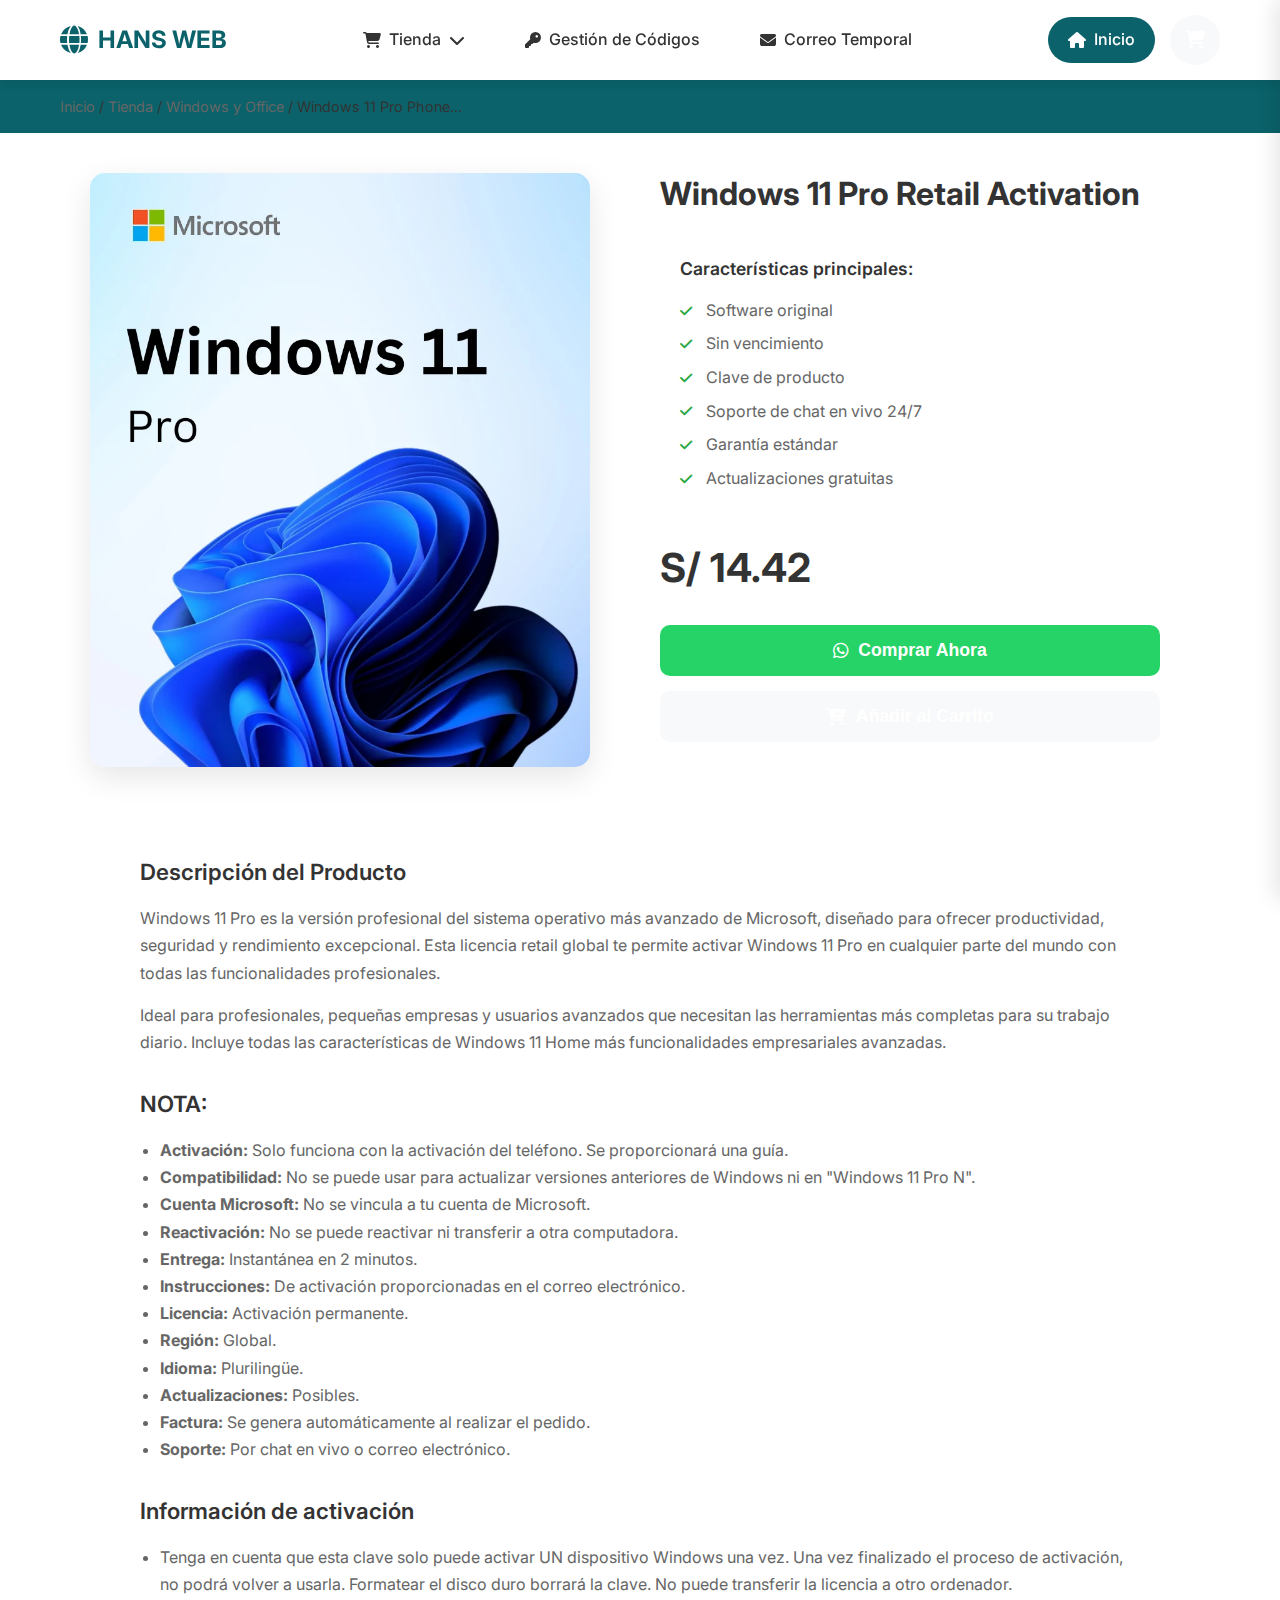
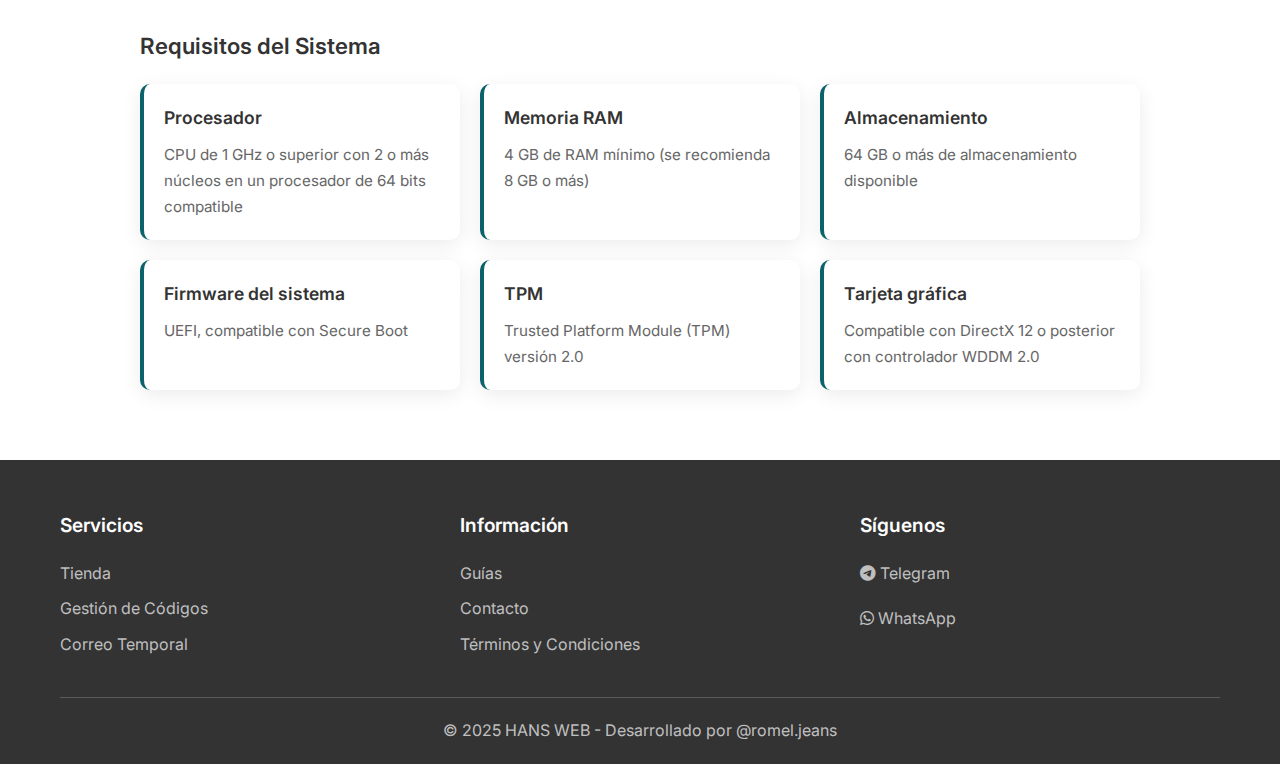
<file: Tienda/Windows-Office/Windows-11-Pro-Retail-Phone-Activation.html>
<!DOCTYPE html>
<html lang="es">
<head>
    <meta charset="UTF-8">
    <meta name="viewport" content="width=device-width, initial-scale=1.0">
    <title>Windows 11 Pro Retail Key Global - HANS WEB</title>
    <meta name="description" content="Windows 11 Pro licencia original con activación global, soporte 24/7 y actualizaciones incluidas">
    <meta name="keywords" content="Windows 11 Pro, licencia original, activación global, Microsoft">
    <link rel="stylesheet" href="../../css/global.css">
    <link rel="stylesheet" href="../../css/tienda.css">
    <link href="https://fonts.googleapis.com/css2?family=Inter:wght@300;400;500;600;700&display=swap" rel="stylesheet">
    <link rel="stylesheet" href="https://cdnjs.cloudflare.com/ajax/libs/font-awesome/6.4.0/css/all.min.css">
</head>
<body>
    <!-- Header con carrito -->
    <header class="global-header">
        <div class="header-container">
            <div class="header-brand">
                <a href="../../index.html" class="brand-link">
                    <h1 class="brand-logo">
                        <i class="fas fa-globe"></i>
                        HANS WEB
                    </h1>
                </a>
            </div>
            
            <!-- Navegación Desktop -->
            <nav class="main-nav desktop-nav">
                <div class="nav-item dropdown">
                    <a href="../../tienda.html" class="nav-link active">
                        <i class="fas fa-shopping-cart"></i>
                        <span>Tienda</span>
                        <i class="fas fa-chevron-down"></i>
                    </a>
                    <div class="dropdown-menu">
                        <a href="../windowsoffice.html" class="active">Windows y Office</a>
                        <a href="../programas.html">Programas</a>
                        <a href="../streaming.html">Streaming</a>
                    </div>
                </div>
                <a href="../../gestion-codigos.html" class="nav-link">
                    <i class="fas fa-key"></i>
                    <span>Gestión de Códigos</span>
                </a>
                <a href="../../correo-temporal.html" class="nav-link">
                    <i class="fas fa-envelope"></i>
                    <span>Correo Temporal</span>
                </a>
            </nav>

            <!-- Header Actions con carrito -->
            <div class="header-actions">
                <a href="../../index.html" class="btn-home">
                    <i class="fas fa-home"></i>
                    <span>Inicio</span>
                </a>
                
                <!-- Botón del carrito -->
                <button class="cart-btn" id="cartBtn">
                    <i class="fas fa-shopping-cart"></i>
                    <span class="cart-count" id="cartCount">0</span>
                </button>
                
                <button class="mobile-menu-btn" id="mobileMenuBtn">
                    <i class="fas fa-bars"></i>
                </button>
            </div>
        </div>
    </header>

    <!-- Menú móvil lateral -->
    <div class="mobile-sidebar" id="mobileSidebar">
        <div class="sidebar-header">
            <h3>HANS WEB</h3>
            <button class="sidebar-close" id="sidebarClose">
                <i class="fas fa-times"></i>
            </button>
        </div>
        <nav class="sidebar-nav">
            <a href="../../tienda.html" class="sidebar-link active">
                <i class="fas fa-shopping-cart"></i>
                Tienda
            </a>
            <div class="sidebar-submenu">
                <a href="../windowsoffice.html" class="active">Windows y Office</a>
                <a href="../programas.html">Programas</a>
                <a href="../streaming.html">Streaming</a>
            </div>
            <a href="../../gestion-codigos.html" class="sidebar-link">
                <i class="fas fa-key"></i>
                Gestión de Códigos
            </a>
            <a href="../../correo-temporal.html" class="sidebar-link">
                <i class="fas fa-envelope"></i>
                Correo Temporal
            </a>
        </nav>
    </div>

    <!-- Carrito lateral -->
    <div class="cart-sidebar" id="cartSidebar">
        <div class="cart-header">
            <h3>
                <i class="fas fa-shopping-cart"></i>
                Carro de la Compra
            </h3>
            <button class="cart-close" id="cartClose">
                <i class="fas fa-times"></i>
            </button>
        </div>
        
        <div class="cart-content" id="cartContent">
            <div class="cart-empty">
                <i class="fas fa-shopping-cart"></i>
                <p>Tu carrito está vacío</p>
                <small>Añade productos para comenzar tu compra</small>
            </div>
        </div>
        
        <div class="cart-footer" id="cartFooter">
            <div class="cart-totals">
                <div class="cart-subtotal">
                    <span>Subtotal:</span>
                    <span id="cartSubtotal">S/ 0.00</span>
                </div>
                <div class="cart-total">
                    <span>Total:</span>
                    <span id="cartTotal">S/ 0.00</span>
                </div>
            </div>
            <button class="btn-checkout" id="checkoutBtn">
                <i class="fab fa-whatsapp"></i>
                Finalizar Compra
            </button>
        </div>
    </div>

    <!-- Contenido Principal -->
    <main class="main-content">
        <!-- Breadcrumbs -->
        <div class="breadcrumbs">
            <div class="container">
                <a href="../../index.html">Inicio</a>
                /
                <a href="../../tienda.html">Tienda</a>
                /
                <a href="../windowsoffice.html">Windows y Office</a>
                / Windows 11 Pro Phone...
            </div>
        </div>

        <!-- Detalle del producto -->
        <section class="product-detail">
            <div class="container">
                <div class="product-layout">
                    <!-- Imagen del producto -->
                    <div class="product-image-main">
                        <img src="../../img/Windows-11-pro.webp" alt="Windows 11 Pro Phone Activation" onerror="this.src='../../img/windows11home.webp'">
                    </div>

                    <!-- Detalles del producto -->
                    <div class="product-details">
                        <h1 class="product-name">Windows 11 Pro Retail Activation</h1>
                        
                        <!-- Características principales -->
                        <div class="product-features">
                            <h4>Características principales:</h4>
                            <ul class="features-list">
                                <li><i class="fas fa-check"></i> Software original</li>
                                <li><i class="fas fa-check"></i> Sin vencimiento</li>
                                <li><i class="fas fa-check"></i> Clave de producto</li>
                                <li><i class="fas fa-check"></i> Soporte de chat en vivo 24/7</li>
                                <li><i class="fas fa-check"></i> Garantía estándar</li>
                                <li><i class="fas fa-check"></i> Actualizaciones gratuitas</li>
                            </ul>
                        </div>

                        <!-- Precio -->
                        <div class="product-price-main">S/ 14.42</div>

                        <!-- Acciones del producto -->
                        <div class="product-actions">
                            <button class="btn-buy-now" onclick="buyNowProduct()">
                                <i class="fab fa-whatsapp"></i>
                                Comprar Ahora
                            </button>
                            <button class="btn-add-to-cart-main" onclick="addToCartProduct()" data-product-id="win11-home-001" data-category="windows-office" data-price="14.42">
                                <i class="fas fa-cart-plus"></i>
                                Añadir al Carrito
                            </button>
                        </div>
                    </div>
                </div>
            </div>
        </section>

        <!-- Descripción completa -->
        <section class="product-description">
            <div class="container">
                <div class="description-content">
                    <!-- Descripción detallada -->
                    <div class="description-section">
                        <h3>Descripción del Producto</h3>
                        <p>Windows 11 Pro es la versión profesional del sistema operativo más avanzado de Microsoft, diseñado para ofrecer productividad, seguridad y rendimiento excepcional. Esta licencia retail global te permite activar Windows 11 Pro en cualquier parte del mundo con todas las funcionalidades profesionales.</p>
                        <p>Ideal para profesionales, pequeñas empresas y usuarios avanzados que necesitan las herramientas más completas para su trabajo diario. Incluye todas las características de Windows 11 Home más funcionalidades empresariales avanzadas.</p>
                    </div>

                    <!-- Características técnicas -->
                    <div class="description-section">
                        <h3>NOTA:</h3>
                            <ul>
                                <li><strong>Activación:</strong> Solo funciona con la activación del teléfono. Se proporcionará una guía.</li>
                                <li><strong>Compatibilidad:</strong> No se puede usar para actualizar versiones anteriores de Windows ni en "Windows 11 Pro N".</li>
                                <li><strong>Cuenta Microsoft:</strong> No se vincula a tu cuenta de Microsoft.</li>
                                <li><strong>Reactivación:</strong> No se puede reactivar ni transferir a otra computadora.</li>
                                <li><strong>Entrega:</strong> Instantánea en 2 minutos.</li>
                                <li><strong>Instrucciones:</strong> De activación proporcionadas en el correo electrónico.</li>
                                <li><strong>Licencia:</strong> Activación permanente.</li>
                                <li><strong>Región:</strong> Global.</li>
                                <li><strong>Idioma:</strong> Plurilingüe.</li>
                                <li><strong>Actualizaciones:</strong> Posibles.</li>
                                <li><strong>Factura:</strong> Se genera automáticamente al realizar el pedido.</li>
                                <li><strong>Soporte:</strong> Por chat en vivo o correo electrónico.</li>
                            </ul>
                    </div>

                    <!-- Beneficios -->
                    <div class="description-section">
                        <h3>Información de activación</h3>
                        <ul>
                            <li>Tenga en cuenta que esta clave solo puede activar UN dispositivo Windows una vez. Una vez finalizado el proceso de activación, no podrá volver a usarla. Formatear el disco duro borrará la clave. No puede transferir la licencia a otro ordenador.</li>
                        </ul>
                    </div>

                    <!-- Requisitos del sistema -->
                    <div class="description-section">
                        <h3>Requisitos del Sistema</h3>
                        <div class="requirements-grid">
                            <div class="requirement-item">
                                <h4>Procesador</h4>
                                <p>CPU de 1 GHz o superior con 2 o más núcleos en un procesador de 64 bits compatible</p>
                            </div>
                            <div class="requirement-item">
                                <h4>Memoria RAM</h4>
                                <p>4 GB de RAM mínimo (se recomienda 8 GB o más)</p>
                            </div>
                            <div class="requirement-item">
                                <h4>Almacenamiento</h4>
                                <p>64 GB o más de almacenamiento disponible</p>
                            </div>
                            <div class="requirement-item">
                                <h4>Firmware del sistema</h4>
                                <p>UEFI, compatible con Secure Boot</p>
                            </div>
                            <div class="requirement-item">
                                <h4>TPM</h4>
                                <p>Trusted Platform Module (TPM) versión 2.0</p>
                            </div>
                            <div class="requirement-item">
                                <h4>Tarjeta gráfica</h4>
                                <p>Compatible con DirectX 12 o posterior con controlador WDDM 2.0</p>
                            </div>
                        </div>
                    </div>
                </div>
            </div>
        </section>
    </main>

    <!-- Footer -->
    <footer class="global-footer">
        <div class="footer-container">
            <div class="footer-links">
                <div class="footer-column">
                    <h4>Servicios</h4>
                    <a href="../../tienda.html">Tienda</a>
                    <a href="../../gestion-codigos.html">Gestión de Códigos</a>
                    <a href="../../correo-temporal.html">Correo Temporal</a>
                </div>
                <div class="footer-column">
                    <h4>Información</h4>
                    <a href="#guias">Guías</a>
                    <a href="#contacto">Contacto</a>
                    <a href="#terminos">Términos y Condiciones</a>
                </div>
                <div class="footer-column">
                    <h4>Síguenos</h4>
                    <div class="social-links">
                        <a href="#" class="social-link">
                            <i class="fab fa-telegram"></i>
                            Telegram
                        </a>
                        <a href="https://wa.me/51965485348" class="social-link">
                            <i class="fab fa-whatsapp"></i>
                            WhatsApp
                        </a>
                    </div>
                </div>
            </div>
            <div class="footer-bottom">
                <p>&copy; 2025 HANS WEB - Desarrollado por @romel.jeans</p>
            </div>
        </div>
    </footer>

    <!-- Overlay para carrito -->
    <div class="cart-overlay" id="cartOverlay"></div>

    <script src="../../js/global.js"></script>
    <script src="../../js/carrito.js"></script>
    <script>
        // Datos del producto actual
        const currentProduct = {
            id: 'win11-home-001',
            name: 'Windows 11 Pro Phone Activation',
            price: 14.42,
            image: '../../img/Windows-11-pro.webp',
            category: 'windows-office'
        };

        // Función para comprar ahora
        function buyNowProduct() {
            if (window.hansWebCart) {
                window.hansWebCart.buyNow(currentProduct);
            }
        }

        // Función para añadir al carrito
        function addToCartProduct() {
            if (window.hansWebCart) {
                window.hansWebCart.addItem(currentProduct);
                
                // Feedback visual
                const button = document.querySelector('.btn-add-to-cart-main');
                const originalText = button.innerHTML;
                button.innerHTML = '<i class="fas fa-check"></i> Agregado';
                button.disabled = true;
                button.style.background = '#28a745';

                setTimeout(() => {
                    button.innerHTML = originalText;
                    button.disabled = false;
                    button.style.background = '';
                }, 2000);
            }
        }
    </script>
</body>
</html>
</file>
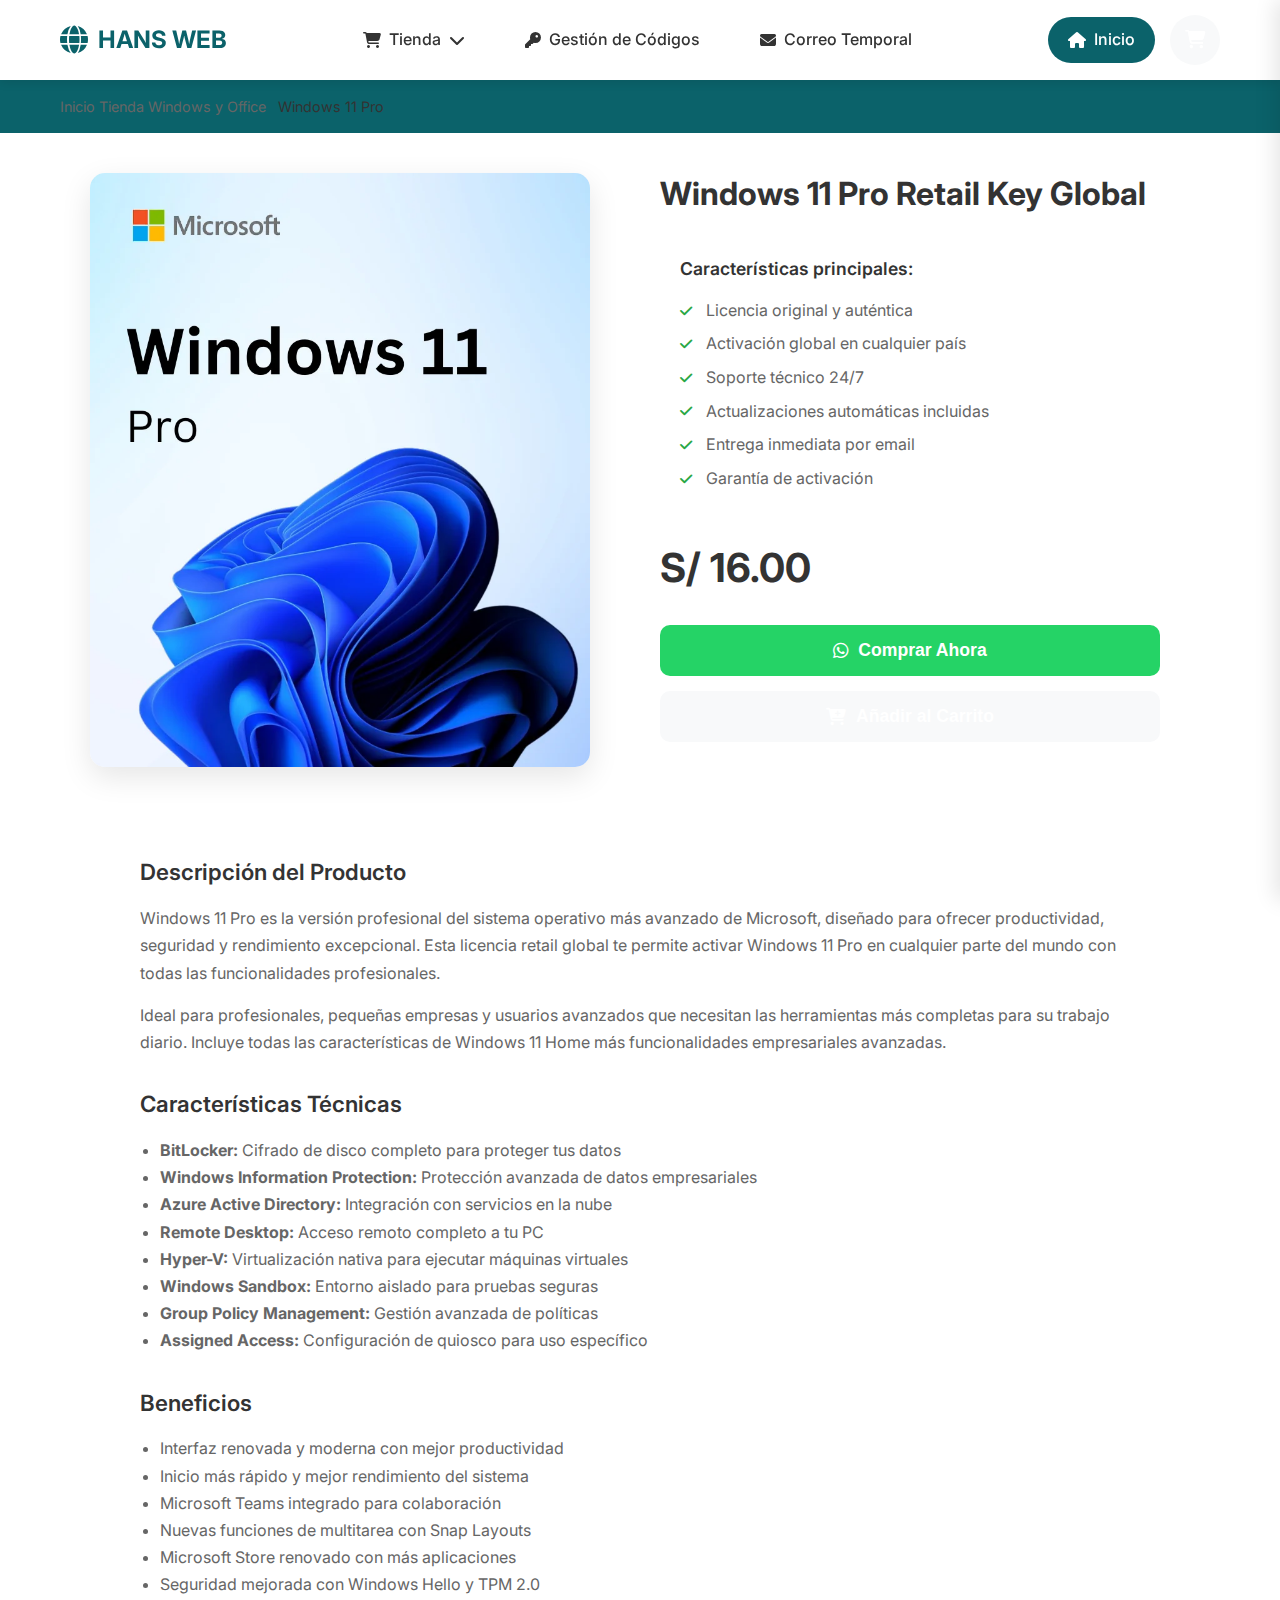
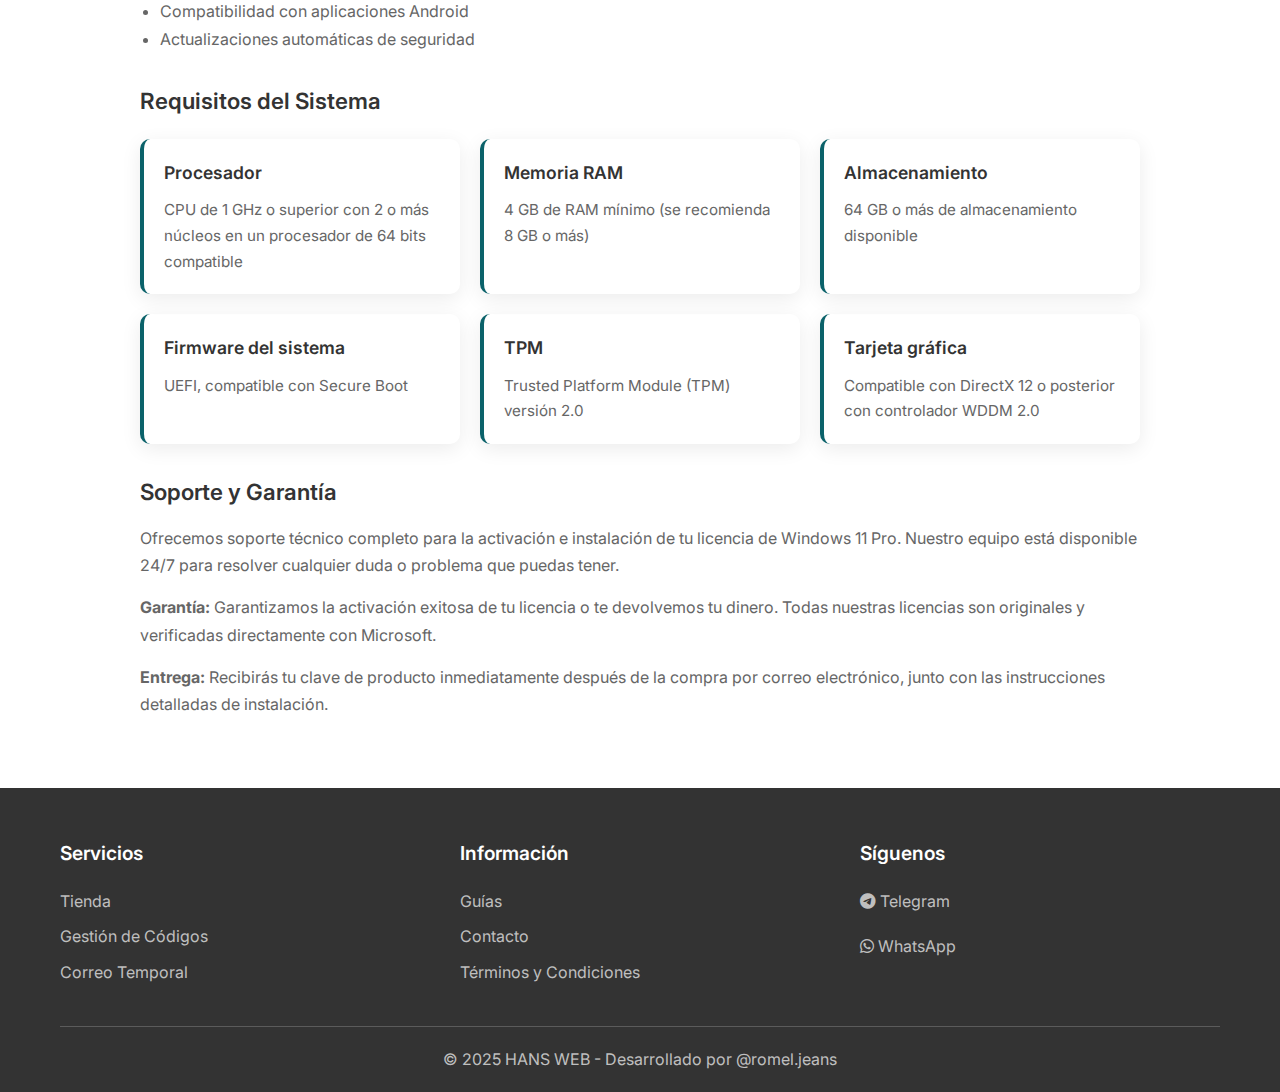
<file: Tienda/Windows-Office/windows11pro.html>
<!DOCTYPE html>
<html lang="es">
<head>
    <meta charset="UTF-8">
    <meta name="viewport" content="width=device-width, initial-scale=1.0">
    <title>Windows 11 Pro Retail Key Global - HANS WEB</title>
    <meta name="description" content="Windows 11 Pro licencia original con activación global, soporte 24/7 y actualizaciones incluidas">
    <meta name="keywords" content="Windows 11 Pro, licencia original, activación global, Microsoft">
    <link rel="stylesheet" href="../../css/global.css">
    <link rel="stylesheet" href="../../css/tienda.css">
    <link href="https://fonts.googleapis.com/css2?family=Inter:wght@300;400;500;600;700&display=swap" rel="stylesheet">
    <link rel="stylesheet" href="https://cdnjs.cloudflare.com/ajax/libs/font-awesome/6.4.0/css/all.min.css">
</head>
<body>
    <!-- Header con carrito -->
    <header class="global-header">
        <div class="header-container">
            <div class="header-brand">
                <a href="../../index.html" class="brand-link">
                    <h1 class="brand-logo">
                        <i class="fas fa-globe"></i>
                        HANS WEB
                    </h1>
                </a>
            </div>
            
            <!-- Navegación Desktop -->
            <nav class="main-nav desktop-nav">
                <div class="nav-item dropdown">
                    <a href="../../tienda.html" class="nav-link active">
                        <i class="fas fa-shopping-cart"></i>
                        <span>Tienda</span>
                        <i class="fas fa-chevron-down"></i>
                    </a>
                    <div class="dropdown-menu">
                        <a href="../windowsoffice.html" class="active">Windows y Office</a>
                        <a href="../programas.html">Programas</a>
                        <a href="../streaming.html">Streaming</a>
                    </div>
                </div>
                <a href="../../gestion-codigos.html" class="nav-link">
                    <i class="fas fa-key"></i>
                    <span>Gestión de Códigos</span>
                </a>
                <a href="../../correo-temporal.html" class="nav-link">
                    <i class="fas fa-envelope"></i>
                    <span>Correo Temporal</span>
                </a>
            </nav>

            <!-- Header Actions con carrito -->
            <div class="header-actions">
                <a href="../../index.html" class="btn-home">
                    <i class="fas fa-home"></i>
                    <span>Inicio</span>
                </a>
                
                <!-- Botón del carrito -->
                <button class="cart-btn" id="cartBtn">
                    <i class="fas fa-shopping-cart"></i>
                    <span class="cart-count" id="cartCount">0</span>
                </button>
                
                <button class="mobile-menu-btn" id="mobileMenuBtn">
                    <i class="fas fa-bars"></i>
                </button>
            </div>
        </div>
    </header>

    <!-- Menú móvil lateral -->
    <div class="mobile-sidebar" id="mobileSidebar">
        <div class="sidebar-header">
            <h3>HANS WEB</h3>
            <button class="sidebar-close" id="sidebarClose">
                <i class="fas fa-times"></i>
            </button>
        </div>
        <nav class="sidebar-nav">
            <a href="../../tienda.html" class="sidebar-link active">
                <i class="fas fa-shopping-cart"></i>
                Tienda
            </a>
            <div class="sidebar-submenu">
                <a href="../windowsoffice.html" class="active">Windows y Office</a>
                <a href="../programas.html">Programas</a>
                <a href="../streaming.html">Streaming</a>
            </div>
            <a href="../../gestion-codigos.html" class="sidebar-link">
                <i class="fas fa-key"></i>
                Gestión de Códigos
            </a>
            <a href="../../correo-temporal.html" class="sidebar-link">
                <i class="fas fa-envelope"></i>
                Correo Temporal
            </a>
        </nav>
    </div>

    <!-- Carrito lateral -->
    <div class="cart-sidebar" id="cartSidebar">
        <div class="cart-header">
            <h3>
                <i class="fas fa-shopping-cart"></i>
                Carro de la Compra
            </h3>
            <button class="cart-close" id="cartClose">
                <i class="fas fa-times"></i>
            </button>
        </div>
        
        <div class="cart-content" id="cartContent">
            <div class="cart-empty">
                <i class="fas fa-shopping-cart"></i>
                <p>Tu carrito está vacío</p>
                <small>Añade productos para comenzar tu compra</small>
            </div>
        </div>
        
        <div class="cart-footer" id="cartFooter">
            <div class="cart-totals">
                <div class="cart-subtotal">
                    <span>Subtotal:</span>
                    <span id="cartSubtotal">S/ 0.00</span>
                </div>
                <div class="cart-total">
                    <span>Total:</span>
                    <span id="cartTotal">S/ 0.00</span>
                </div>
            </div>
            <button class="btn-checkout" id="checkoutBtn">
                <i class="fab fa-whatsapp"></i>
                Finalizar Compra
            </button>
        </div>
    </div>

    <!-- Contenido Principal -->
    <main class="main-content">
        <!-- Breadcrumbs -->
        <div class="breadcrumbs">
            <div class="container">
                <a href="../../index.html">Inicio</a>
                <a href="../../tienda.html">Tienda</a>
                <a href="../windowsoffice.html">Windows y Office</a>
                <span>Windows 11 Pro</span>
            </div>
        </div>

        <!-- Detalle del producto -->
        <section class="product-detail">
            <div class="container">
                <div class="product-layout">
                    <!-- Imagen del producto -->
                    <div class="product-image-main">
                        <img src="../../img/Windows-11-pro.webp" alt="Windows 11 Pro Retail Key Global" onerror="this.src='../../img/windows11home.webp'">
                    </div>

                    <!-- Detalles del producto -->
                    <div class="product-details">
                        <h1 class="product-name">Windows 11 Pro Retail Key Global</h1>
                        
                        <!-- Características principales -->
                        <div class="product-features">
                            <h4>Características principales:</h4>
                            <ul class="features-list">
                                <li><i class="fas fa-check"></i> Licencia original y auténtica</li>
                                <li><i class="fas fa-check"></i> Activación global en cualquier país</li>
                                <li><i class="fas fa-check"></i> Soporte técnico 24/7</li>
                                <li><i class="fas fa-check"></i> Actualizaciones automáticas incluidas</li>
                                <li><i class="fas fa-check"></i> Entrega inmediata por email</li>
                                <li><i class="fas fa-check"></i> Garantía de activación</li>
                            </ul>
                        </div>

                        <!-- Precio -->
                        <div class="product-price-main">S/ 16.00</div>

                        <!-- Acciones del producto -->
                        <div class="product-actions">
                            <button class="btn-buy-now" onclick="buyNowProduct()">
                                <i class="fab fa-whatsapp"></i>
                                Comprar Ahora
                            </button>
                            <button class="btn-add-to-cart-main" onclick="addToCartProduct()" data-product-id="win11-pro-001" data-category="windows-office" data-price="16.00">
                                <i class="fas fa-cart-plus"></i>
                                Añadir al Carrito
                            </button>
                        </div>
                    </div>
                </div>
            </div>
        </section>

        <!-- Descripción completa -->
        <section class="product-description">
            <div class="container">
                <div class="description-content">
                    <!-- Descripción detallada -->
                    <div class="description-section">
                        <h3>Descripción del Producto</h3>
                        <p>Windows 11 Pro es la versión profesional del sistema operativo más avanzado de Microsoft, diseñado para ofrecer productividad, seguridad y rendimiento excepcional. Esta licencia retail global te permite activar Windows 11 Pro en cualquier parte del mundo con todas las funcionalidades profesionales.</p>
                        <p>Ideal para profesionales, pequeñas empresas y usuarios avanzados que necesitan las herramientas más completas para su trabajo diario. Incluye todas las características de Windows 11 Home más funcionalidades empresariales avanzadas.</p>
                    </div>

                    <!-- Características técnicas -->
                    <div class="description-section">
                        <h3>Características Técnicas</h3>
                        <ul>
                            <li><strong>BitLocker:</strong> Cifrado de disco completo para proteger tus datos</li>
                            <li><strong>Windows Information Protection:</strong> Protección avanzada de datos empresariales</li>
                            <li><strong>Azure Active Directory:</strong> Integración con servicios en la nube</li>
                            <li><strong>Remote Desktop:</strong> Acceso remoto completo a tu PC</li>
                            <li><strong>Hyper-V:</strong> Virtualización nativa para ejecutar máquinas virtuales</li>
                            <li><strong>Windows Sandbox:</strong> Entorno aislado para pruebas seguras</li>
                            <li><strong>Group Policy Management:</strong> Gestión avanzada de políticas</li>
                            <li><strong>Assigned Access:</strong> Configuración de quiosco para uso específico</li>
                        </ul>
                    </div>

                    <!-- Beneficios -->
                    <div class="description-section">
                        <h3>Beneficios</h3>
                        <ul>
                            <li>Interfaz renovada y moderna con mejor productividad</li>
                            <li>Inicio más rápido y mejor rendimiento del sistema</li>
                            <li>Microsoft Teams integrado para colaboración</li>
                            <li>Nuevas funciones de multitarea con Snap Layouts</li>
                            <li>Microsoft Store renovado con más aplicaciones</li>
                            <li>Seguridad mejorada con Windows Hello y TPM 2.0</li>
                            <li>Compatibilidad con aplicaciones Android</li>
                            <li>Actualizaciones automáticas de seguridad</li>
                        </ul>
                    </div>

                    <!-- Requisitos del sistema -->
                    <div class="description-section">
                        <h3>Requisitos del Sistema</h3>
                        <div class="requirements-grid">
                            <div class="requirement-item">
                                <h4>Procesador</h4>
                                <p>CPU de 1 GHz o superior con 2 o más núcleos en un procesador de 64 bits compatible</p>
                            </div>
                            <div class="requirement-item">
                                <h4>Memoria RAM</h4>
                                <p>4 GB de RAM mínimo (se recomienda 8 GB o más)</p>
                            </div>
                            <div class="requirement-item">
                                <h4>Almacenamiento</h4>
                                <p>64 GB o más de almacenamiento disponible</p>
                            </div>
                            <div class="requirement-item">
                                <h4>Firmware del sistema</h4>
                                <p>UEFI, compatible con Secure Boot</p>
                            </div>
                            <div class="requirement-item">
                                <h4>TPM</h4>
                                <p>Trusted Platform Module (TPM) versión 2.0</p>
                            </div>
                            <div class="requirement-item">
                                <h4>Tarjeta gráfica</h4>
                                <p>Compatible con DirectX 12 o posterior con controlador WDDM 2.0</p>
                            </div>
                        </div>
                    </div>

                    <!-- Información de soporte -->
                    <div class="description-section">
                        <h3>Soporte y Garantía</h3>
                        <p>Ofrecemos soporte técnico completo para la activación e instalación de tu licencia de Windows 11 Pro. Nuestro equipo está disponible 24/7 para resolver cualquier duda o problema que puedas tener.</p>
                        <p><strong>Garantía:</strong> Garantizamos la activación exitosa de tu licencia o te devolvemos tu dinero. Todas nuestras licencias son originales y verificadas directamente con Microsoft.</p>
                        <p><strong>Entrega:</strong> Recibirás tu clave de producto inmediatamente después de la compra por correo electrónico, junto con las instrucciones detalladas de instalación.</p>
                    </div>
                </div>
            </div>
        </section>
    </main>

    <!-- Footer -->
    <footer class="global-footer">
        <div class="footer-container">
            <div class="footer-links">
                <div class="footer-column">
                    <h4>Servicios</h4>
                    <a href="../../tienda.html">Tienda</a>
                    <a href="../../gestion-codigos.html">Gestión de Códigos</a>
                    <a href="../../correo-temporal.html">Correo Temporal</a>
                </div>
                <div class="footer-column">
                    <h4>Información</h4>
                    <a href="#guias">Guías</a>
                    <a href="#contacto">Contacto</a>
                    <a href="#terminos">Términos y Condiciones</a>
                </div>
                <div class="footer-column">
                    <h4>Síguenos</h4>
                    <div class="social-links">
                        <a href="#" class="social-link">
                            <i class="fab fa-telegram"></i>
                            Telegram
                        </a>
                        <a href="https://wa.me/51965485348" class="social-link">
                            <i class="fab fa-whatsapp"></i>
                            WhatsApp
                        </a>
                    </div>
                </div>
            </div>
            <div class="footer-bottom">
                <p>&copy; 2025 HANS WEB - Desarrollado por @romel.jeans</p>
            </div>
        </div>
    </footer>

    <!-- Overlay para carrito -->
    <div class="cart-overlay" id="cartOverlay"></div>

    <script src="../../js/global.js"></script>
    <script src="../../js/carrito.js"></script>
    <script>
        // Datos del producto actual
        const currentProduct = {
            id: 'win11-pro-001',
            name: 'Windows 11 Pro Retail Key Global',
            price: 16.00,
            image: '../../img/Windows-11-pro.webp',
            category: 'windows-office'
        };

        // Función para comprar ahora
        function buyNowProduct() {
            if (window.hansWebCart) {
                window.hansWebCart.buyNow(currentProduct);
            }
        }

        // Función para añadir al carrito
        function addToCartProduct() {
            if (window.hansWebCart) {
                window.hansWebCart.addItem(currentProduct);
                
                // Feedback visual
                const button = document.querySelector('.btn-add-to-cart-main');
                const originalText = button.innerHTML;
                button.innerHTML = '<i class="fas fa-check"></i> Agregado';
                button.disabled = true;
                button.style.background = '#28a745';

                setTimeout(() => {
                    button.innerHTML = originalText;
                    button.disabled = false;
                    button.style.background = '';
                }, 2000);
            }
        }
    </script>
</body>
</html>
</file>
<file: css/correo-temporal.css>
/* Estilos específicos para Correo Temporal - Adaptado al tema HANS5 */

/* Variables específicas */
:root {
    --primary-color: #0b626a;
    --secondary-color: #f8f9fa;
    --success-color: #28a745;
    --danger-color: #dc3545;
    --warning-color: #ffc107;
    --border-color: #dee2e6;
    --text-muted: #6c757d;
    --bg-light: #f8f9fa;
    --shadow: 0 0.125rem 0.25rem rgba(0, 0, 0, 0.075);
    --shadow-lg: 0 1rem 3rem rgba(0, 0, 0, 0.175);
}

/* Layout principal */
.main-content {
    padding-top: 40px;
    padding-bottom: 60px;
    min-height: calc(100vh - 200px);
}

/* Header de página */
.page-header {
    text-align: center;
    margin-bottom: 50px;
    padding: 40px 0;
    background: linear-gradient(135deg, var(--primary-color) 0%, #0891b2 100%);
    border-radius: 15px;
    color: white;
    margin-top: 20px;
}

.page-header h1 {
    font-size: 2.5rem;
    font-weight: 700;
    margin-bottom: 15px;
    display: flex;
    align-items: center;
    justify-content: center;
    gap: 15px;
}

.page-header p {
    font-size: 1.2rem;
    opacity: 0.9;
    max-width: 600px;
    margin: 0 auto;
}

/* Navegación activa */
.nav-link.active {
    background-color: rgba(11, 98, 106, 0.1);
    color: var(--primary-color);
    font-weight: 600;
}

/* Generator Section */
.generator-section {
    margin-bottom: 40px;
}

.generator-card {
    background: white;
    border-radius: 15px;
    padding: 30px;
    box-shadow: var(--shadow);
    border: 1px solid var(--border-color);
}

.input-group {
    margin-bottom: 0;
}

.input-group label {
    display: block;
    font-weight: 600;
    color: var(--text-primary);
    margin-bottom: 12px;
    font-size: 1.1rem;
}

.input-container {
    display: flex;
    gap: 12px;
    margin-bottom: 15px;
    flex-wrap: wrap;
}

.input-container input {
    flex: 1;
    min-width: 200px;
    padding: 12px 16px;
    border: 2px solid var(--border-color);
    border-radius: 8px;
    font-size: 1rem;
    transition: all 0.3s ease;
    background: white;
}

.input-container input:focus {
    outline: none;
    border-color: var(--primary-color);
    box-shadow: 0 0 0 3px rgba(11, 98, 106, 0.1);
}

.input-important {
    background: rgba(255, 193, 7, 0.1);
    border: 1px solid var(--warning-color);
    border-radius: 8px;
    padding: 15px;
    margin: 15px 0;
    font-size: 0.95rem;
    line-height: 1.6;
}

.error-message {
    color: var(--danger-color);
    font-size: 0.9rem;
    font-weight: 500;
    margin-top: 8px;
    display: block;
}

/* Email Section */
.email-section {
    margin-bottom: 40px;
}

.email-card {
    background: white;
    border-radius: 15px;
    padding: 30px;
    box-shadow: var(--shadow);
    border: 1px solid var(--border-color);
}

.email-card h3 {
    color: var(--primary-color);
    font-size: 1.4rem;
    font-weight: 600;
    margin-bottom: 20px;
    display: flex;
    align-items: center;
    gap: 10px;
}

.email-display {
    display: flex;
    align-items: center;
    gap: 15px;
    background: var(--bg-light);
    padding: 15px 20px;
    border-radius: 10px;
    margin-bottom: 20px;
    border: 1px solid var(--border-color);
}

.email-address {
    flex: 1;
    display: flex;
    align-items: center;
    gap: 12px;
    font-family: 'Courier New', monospace;
    font-size: 1.1rem;
    font-weight: 600;
    color: var(--primary-color);
}

.email-address i {
    color: var(--text-muted);
    font-size: 1.2rem;
}

.btn-copy {
    background: var(--primary-color);
    color: white;
    border: none;
    padding: 10px 15px;
    border-radius: 8px;
    cursor: pointer;
    transition: all 0.3s ease;
    font-size: 1rem;
}

.btn-copy:hover {
    background: rgba(11, 98, 106, 0.8);
    transform: translateY(-2px);
}

.email-status {
    display: flex;
    justify-content: space-between;
    align-items: center;
    flex-wrap: wrap;
    gap: 15px;
}

.status-indicator {
    display: flex;
    align-items: center;
    gap: 10px;
}

.status-dot {
    width: 12px;
    height: 12px;
    border-radius: 50%;
    background: var(--text-muted);
    transition: all 0.3s ease;
}

.status-dot.active {
    background: var(--success-color);
    box-shadow: 0 0 10px rgba(40, 167, 69, 0.3);
}

.email-actions {
    display: flex;
    gap: 10px;
    flex-wrap: wrap;
}

.btn-danger {
    background: var(--danger-color);
    color: white;
    border: none;
    padding: 8px 16px;
    border-radius: 6px;
    cursor: pointer;
    transition: all 0.3s ease;
    font-size: 0.9rem;
    display: flex;
    align-items: center;
    gap: 6px;
}

.btn-danger:hover {
    background: #c82333;
    transform: translateY(-1px);
}

/* Inbox Section */
.inbox-section {
    margin-bottom: 40px;
}

.inbox-card {
    background: white;
    border-radius: 15px;
    padding: 30px;
    box-shadow: var(--shadow);
    border: 1px solid var(--border-color);
}

.inbox-header-compact {
    display: flex;
    justify-content: space-between;
    align-items: center;
    margin-bottom: 25px;
    flex-wrap: wrap;
    gap: 15px;
}

.inbox-header-compact h3 {
    color: var(--primary-color);
    font-size: 1.4rem;
    font-weight: 600;
    display: flex;
    align-items: center;
    gap: 10px;
    margin: 0;
}

.inbox-controls {
    display: flex;
    align-items: center;
    gap: 12px;
    flex-wrap: wrap;
}

.refresh-select {
    padding: 8px 12px;
    border: 1px solid var(--border-color);
    border-radius: 6px;
    background: white;
    font-size: 0.9rem;
    cursor: pointer;
}

.refresh-select:focus {
    outline: none;
    border-color: var(--primary-color);
}

/* Email List */
.email-list {
    max-height: 500px;
    overflow-y: auto;
}

.no-emails {
    text-align: center;
    padding: 60px 20px;
    color: var(--text-muted);
}

.no-emails i {
    font-size: 3rem;
    margin-bottom: 20px;
    opacity: 0.5;
}

.no-emails p {
    font-size: 1.1rem;
    font-weight: 500;
    margin-bottom: 8px;
}

.no-emails small {
    font-size: 0.9rem;
    opacity: 0.8;
}

.email-item {
    background: var(--bg-light);
    border: 1px solid var(--border-color);
    border-radius: 10px;
    padding: 20px;
    margin-bottom: 15px;
    cursor: pointer;
    transition: all 0.3s ease;
}

.email-item:hover {
    box-shadow: var(--shadow);
    transform: translateY(-2px);
    border-color: var(--primary-color);
}

.email-header {
    display: flex;
    justify-content: space-between;
    align-items: flex-start;
    margin-bottom: 10px;
    gap: 15px;
}

.email-subject {
    font-weight: 600;
    color: var(--text-primary);
    font-size: 1.1rem;
    flex: 1;
}

.email-date {
    color: var(--text-muted);
    font-size: 0.9rem;
    white-space: nowrap;
}

.email-from {
    color: var(--text-muted);
    font-size: 0.95rem;
    margin-bottom: 8px;
}

.email-preview {
    color: var(--text-secondary);
    font-size: 0.9rem;
    line-height: 1.4;
}

/* Modal */
.modal {
    position: fixed;
    top: 0;
    left: 0;
    width: 100%;
    height: 100%;
    background: rgba(0, 0, 0, 0.5);
    display: flex;
    align-items: center;
    justify-content: center;
    z-index: 10000;
    padding: 20px;
}

.modal-content {
    background: white;
    border-radius: 15px;
    width: 100%;
    max-width: 800px;
    max-height: 90vh;
    overflow: hidden;
    box-shadow: var(--shadow-lg);
}

.modal-header-compact {
    display: flex;
    justify-content: space-between;
    align-items: center;
    padding: 25px 30px;
    border-bottom: 1px solid var(--border-color);
    background: var(--bg-light);
}

.modal-header-compact h3 {
    margin: 0;
    color: var(--primary-color);
    font-size: 1.3rem;
    font-weight: 600;
    flex: 1;
    margin-right: 20px;
}

.btn-close {
    background: none;
    border: none;
    font-size: 1.5rem;
    cursor: pointer;
    color: var(--text-muted);
    padding: 5px;
    border-radius: 4px;
    transition: all 0.3s ease;
}

.btn-close:hover {
    background: var(--border-color);
    color: var(--text-primary);
}

.modal-body {
    padding: 30px;
    max-height: calc(90vh - 120px);
    overflow-y: auto;
}

.email-meta-compact {
    display: grid;
    gap: 12px;
    margin-bottom: 25px;
    padding: 20px;
    background: var(--bg-light);
    border-radius: 10px;
    border: 1px solid var(--border-color);
}

.meta-item {
    display: flex;
    gap: 10px;
    font-size: 0.95rem;
}

.meta-item strong {
    color: var(--text-primary);
    min-width: 60px;
}

.meta-item span {
    color: var(--text-secondary);
    word-break: break-all;
}

.email-content-focused {
    background: white;
    border: 1px solid var(--border-color);
    border-radius: 10px;
    padding: 25px;
    line-height: 1.6;
}

.email-content-focused iframe {
    width: 100%;
    min-height: 400px;
    border: 1px solid var(--border-color);
    border-radius: 8px;
}

/* How it Works */
.how-it-works {
    margin-top: 50px;
}

.info-card {
    background: white;
    border-radius: 15px;
    padding: 40px;
    box-shadow: var(--shadow);
    border: 1px solid var(--border-color);
}

.info-content h3 {
    color: var(--primary-color);
    font-size: 1.5rem;
    font-weight: 600;
    margin-bottom: 30px;
    display: flex;
    align-items: center;
    gap: 12px;
    justify-content: center;
}

.info-grid {
    display: grid;
    grid-template-columns: repeat(auto-fit, minmax(250px, 1fr));
    gap: 30px;
}

.info-item {
    display: flex;
    gap: 20px;
    align-items: flex-start;
}

.info-number {
    background: var(--primary-color);
    color: white;
    width: 40px;
    height: 40px;
    border-radius: 50%;
    display: flex;
    align-items: center;
    justify-content: center;
    font-weight: 600;
    font-size: 1.2rem;
    flex-shrink: 0;
}

.info-text strong {
    display: block;
    color: var(--text-primary);
    font-size: 1.1rem;
    margin-bottom: 8px;
}

.info-text p {
    color: var(--text-secondary);
    line-height: 1.5;
    margin: 0;
}

/* Toast Container */
.toast-container {
    position: fixed;
    top: 20px;
    right: 20px;
    z-index: 10001;
    display: flex;
    flex-direction: column;
    gap: 10px;
}

.toast {
    background: white;
    border-radius: 8px;
    padding: 15px 20px;
    box-shadow: var(--shadow-lg);
    border-left: 4px solid var(--primary-color);
    max-width: 350px;
    display: flex;
    align-items: center;
    gap: 12px;
    transform: translateX(100%);
    transition: all 0.3s ease;
}

.toast.success {
    border-left-color: var(--success-color);
}

.toast.error {
    border-left-color: var(--danger-color);
}

.toast i {
    font-size: 1.2rem;
}

.toast.success i {
    color: var(--success-color);
}

.toast.error i {
    color: var(--danger-color);
}

.toast span {
    color: var(--text-primary);
    font-weight: 500;
}

/* Estados especiales */
.hidden {
    display: none !important;
}

/* Loading overlay ya está en global.css */

/* Responsive Design */
@media (max-width: 768px) {
    .page-header {
        padding: 30px 20px;
        margin-top: 15px;
    }
    
    .page-header h1 {
        font-size: 2rem;
        flex-direction: column;
        gap: 10px;
    }
    
    .page-header p {
        font-size: 1rem;
    }
    
    .generator-card,
    .email-card,
    .inbox-card,
    .info-card {
        padding: 20px;
    }
    
    .input-container {
        flex-direction: column;
    }
    
    .input-container input {
        min-width: auto;
    }
    
    .email-display {
        flex-direction: column;
        align-items: stretch;
        text-align: center;
        gap: 15px;
    }
    
    .email-status {
        flex-direction: column;
        align-items: stretch;
        text-align: center;
        gap: 15px;
    }
    
    .inbox-header-compact {
        flex-direction: column;
        align-items: stretch;
        gap: 15px;
    }
    
    .inbox-controls {
        justify-content: center;
    }
    
    .email-header {
        flex-direction: column;
        gap: 8px;
    }
    
    .email-date {
        align-self: flex-start;
    }
    
    .modal {
        padding: 10px;
    }
    
    .modal-content {
        max-height: 95vh;
    }
    
    .modal-header-compact,
    .modal-body {
        padding: 20px;
    }
    
    .info-grid {
        grid-template-columns: 1fr;
        gap: 25px;
    }
    
    .info-item {
        flex-direction: column;
        text-align: center;
        gap: 15px;
    }
    
    .info-number {
        align-self: center;
    }
    
    .toast-container {
        left: 10px;
        right: 10px;
        top: 10px;
    }
    
    .toast {
        max-width: none;
    }
}

@media (max-width: 480px) {
    .main-content {
        padding-top: 20px;
    }
    
    .page-header h1 {
        font-size: 1.8rem;
    }
    
    .generator-card,
    .email-card,
    .inbox-card {
        padding: 15px;
    }
    
    .email-address {
        font-size: 1rem;
        word-break: break-all;
    }
}

/* Breadcrumbs */
.breadcrumbs {
    background: var(--secondary-color);
    padding: 15px 0;
    font-size: 0.9rem;
}

.breadcrumbs a {
    color: var(--primary-color);
    text-decoration: none;
    transition: var(--transition);
}

.breadcrumbs a:hover {
    text-decoration: underline;
}

.breadcrumbs span {
    color: var(--text-secondary);
    margin: 0 8px;
}
</file>
<file: css/gestion-codigos.css>
/* Estilos específicos para Gestión de Códigos - Adaptado al tema HANS5 */

/* Variables específicas */
:root {
    --text-mail1:black;
    --text-mail2:rgb(43, 41, 41);
    --success-color: #28a745;
    --danger-color: #dc3545;
    --warning-color: #ffc107;
    --border-color: #dee2e6;
    --text-muted: #6c757d;
    --bg-light: #f8f9fa;
    --shadow: 0 0.125rem 0.25rem rgba(0, 0, 0, 0.075);
    --shadow-lg: 0 1rem 3rem rgba(0, 0, 0, 0.175);
}

/* Header de página */
.page-header {
    background: var(--primary-color);
    color: white;
    padding: 40px 0;
    text-align: center;
    width: 100vw;
    margin-left: calc(-50vw + 50%);
    position: relative;
    margin-bottom: 80px;
}

.page-header h1 {
    font-size: 2.5rem;
    font-weight: 700;
    margin-bottom: 15px;
}

.page-header p {
    font-size: 1.1rem;
    opacity: 0.9;
    max-width: 600px;
    margin: 0 auto;
    margin-bottom: 30px;
    opacity: 0.9;
}

/* Breadcrumbs */
.breadcrumbs {
    background: var(--primary-color);
    padding: 15px 0;
    font-size: 0.9rem;
}

.breadcrumbs a {
    color: var(--text-secondary);
    text-decoration: none;
    transition: var(--transition);
}

.breadcrumbs a:hover {
    text-decoration: underline;
}

.breadcrumbs span {
    color: var(--text-primary);
    margin: 0 8px;
}

/* Proceso de Gestion de codigo */
.purchase-process {
    max-width: auto;
    margin: 0 auto;
}

.purchase-process h3 {
    font-size: 1.2rem;
    margin-bottom: 20px;
    font-weight: 600;
}

.process-steps {
    display: flex;
    justify-content: center;
    gap: 30px;
    flex-wrap: wrap;
}

.step {
    display: flex;
    align-items: center;
    gap: 10px;
    background: var(--bg-card);
    padding: 10px 20px;
    border-radius: 25px;
    backdrop-filter: blur(10px);
}

.step-number {
    background: white;
    color: var(--primary-color);
    width: 25px;
    height: 25px;
    border-radius: 50%;
    display: flex;
    align-items: center;
    justify-content: center;
    font-weight: 600;
    font-size: 0.9rem;
}

/* Navegación activa */
.nav-link.active {
    background-color: rgba(11, 98, 106, 0.1);
    color: var(--primary-color);
    font-weight: 600;
}

/* Service Selection */
.service-selection {
    margin-bottom: 80px;
}

.selection-header {
    text-align: center;
    margin-bottom: 40px;
}

.selection-header h2 {
    font-size: 2rem;
    font-weight: 600;
    color: var(--text-primary);
    margin-bottom: 15px;
}

.selection-header p {
    font-size: 1.1rem;
    color: var(--text-secondary);
    max-width: 600px;
    margin: 0 auto;
}

.streaming-services {
    display: grid;
    grid-template-columns: repeat(auto-fit, minmax(320px, 1fr));
    gap: 25px;
}

.streaming-card {
    background: var(--bg-card);
    border: 1px solid var(--border-dark);
    border-radius: 15px;
    padding: 30px;
    box-shadow: 0 5px 20px rgba(0,0,0,0.08);
    transition: var(--transition);
    cursor: pointer;
}

.streaming-card:hover {
    transform: translateY(-8px);
    box-shadow: 0 15px 40px rgba(0,0,0,0.15);
    border-color: var(--primary-color);
    background: var(--bg-hover);
}

.service-logo {
    width: 60px;
    height: 60px;
    display: flex;
    align-items: center;
    justify-content: center;
    font-size: 28px;
    color: white;
    flex-shrink: 0;
    position: relative;
}

.streaming-content h3 {
    font-size: 1.4rem;
    font-weight: 600;
    color: var(--text-primary);
    margin-bottom: 10px;       
}

.streaming-content p {
    color: var(--text-secondary);
    line-height: 1.6;
    margin-bottom: 15px;
}

.service-instruction {
    background: rgba(0, 0, 0, 0.1);
    color: var(--text-secondary);
    padding: 12px 15px;
    border-radius: 8px;
    font-size: 0.9rem;
    font-weight: 500;
    border-left: 3px solid var(--primary-color);
}

/* Email Input Section */
.email-input-section {
    margin-bottom: 40px;
    padding: auto;
}

.input-card {
    background: white;
    border-radius: 15px;
    padding: 30px;
    box-shadow: var(--shadow);
    border: 1px solid var(--border-color);
}

.input-header {
    display: flex;
    align-items: center;
    gap: 20px;
    margin-bottom: 30px;
    padding-bottom: 20px;
    border-bottom: 1px solid var(--border-color);
}

.back-service-btn {
    background: var(--secondary-color);
    border: 1px solid var(--border-color);
    color: var(--text-primary);
    padding: 10px 12px;
    border-radius: 8px;
    cursor: pointer;
    transition: all 0.3s ease;
    display: flex;
    align-items: center;
    justify-content: center;
    font-size: 1rem;
}

.back-service-btn:hover {
    background: var(--border-color);
    transform: translateX(-2px);
}

.selected-service-info {
    display: flex;
    align-items: center;
    gap: 15px;
    flex: 1;
}

.service-icon-small {
    width: 40px;
    height: 40px;
    border-radius: 8px;
    display: flex;
    align-items: center;
    justify-content: center;
    font-size: 16px;
    color: white;
}

.selected-service-info h3 {
    font-size: 1.3rem;
    font-weight: 600;
    color: var(--text-mail1);
    margin: 0;
}

.selected-service-info p {
    color: var(--text-mail2);
    margin: 0;
    font-size: 0.95rem;
}

.input-form .input-group {
    margin-bottom: 0;
}

.input-form label {
    display: block;
    font-weight: 600;
    color: var(--text-mail1);
    margin-bottom: 12px;
    font-size: 1.1rem;
}

.input-form .input-container {
    display: flex;
    gap: 12px;
    margin-bottom: 15px;
    flex-wrap: wrap;
}

.input-form input {
    flex: 1;
    min-width: 250px;
    padding: 12px 16px;
    border: 2px solid var(--border-color);
    border-radius: 8px;
    font-size: 1rem;
    transition: all 0.3s ease;
}

.input-form input:focus {
    outline: none;
    border-color: var(--primary-color);
    box-shadow: 0 0 0 3px rgba(11, 98, 106, 0.1);
}

.input-help {
    display: flex;
    align-items: flex-start;
    gap: 8px;
    color: var(--text-muted);
    font-size: 0.9rem;
    line-height: 1.5;
    margin-bottom: 10px;
}

.input-help i {
    margin-top: 2px;
    flex-shrink: 0;
}

.error-message {
    color: var(--danger-color);
    font-size: 0.9rem;
    font-weight: 500;
    margin-top: 8px;
    display: block;
}

/* Messages Section */
.messages-section {
    margin-bottom: 40px;
    padding: auto;
}

.selected-platform-header {
    background: var(--bg-light);
    border-radius: 10px;
    padding: 15px 20px;
    margin-bottom: 20px;
    border: 1px solid var(--border-color);
}

.platform-info {
    display: flex;
    align-items: center;
    gap: 12px;
}

.platform-name {
    font-weight: 600;
    color: var(--text-mail1);
    font-size: 1.1rem;
}

/* Email Card */
.email-card {
    background: white;
    border-radius: 15px;
    padding: 30px;
    box-shadow: var(--shadow);
    border: 1px solid var(--border-color);
}

.email-card h3 {
    color: var(--primary-color);
    font-size: 1.4rem;
    font-weight: 600;
    margin-bottom: 20px;
}

.email-display {
    display: flex;
    align-items: center;
    gap: 15px;
    background: var(--bg-light);
    padding: 15px 20px;
    border-radius: 10px;
    margin-bottom: 20px;
    border: 1px solid var(--border-color);
}

.email-address {
    flex: 1;
    display: flex;
    align-items: center;
    gap: 12px;
    font-family: 'Courier New', monospace;
    font-size: 1.1rem;
    font-weight: 600;
    color: var(--primary-color);
}

.email-address i {
    color: var(--text-muted);
    font-size: 1.2rem;
}

.btn-copy {
    background: var(--secondary-color);
    color: white;
    border: none;
    padding: 10px 15px;
    border-radius: 8px;
    cursor: pointer;
    transition: all 0.3s ease;
    font-size: 1rem;
}

.btn-copy:hover {
    background: var(--bg-hover);
    transform: translateY(-2px);
}

.email-status {
    display: flex;
    justify-content: space-between;
    align-items: center;
    flex-wrap: wrap;
    gap: 15px;
    color: var(--text-mail2);
}

.status-indicator {
    display: flex;
    align-items: center;
    gap: 10px;
}

.status-dot {
    width: 12px;
    height: 12px;
    border-radius: 50%;
    background: var(--text-muted);
    transition: all 0.3s ease;
}

.status-dot.active {
    background: var(--success-color);
    box-shadow: 0 0 10px rgba(40, 167, 69, 0.3);
}

/* Botón Cambiar mejorado */
.change-email-btn {
    background: linear-gradient(135deg, #667eea 0%, #764ba2 100%);
    color: white;
    border: none;
    padding: 10px 20px;
    border-radius: 25px;
    font-size: 14px;
    font-weight: 500;
    cursor: pointer;
    display: flex;
    align-items: center;
    gap: 8px;
    transition: all 0.3s ease;
    box-shadow: 0 4px 15px rgba(102, 126, 234, 0.3);
}

.change-email-btn:hover {
    transform: translateY(-2px);
    box-shadow: 0 6px 20px rgba(102, 126, 234, 0.4);
    background: linear-gradient(135deg, #5a6fd8 0%, #6a4190 100%);
}

.change-email-btn:active {
    transform: translateY(0);
    box-shadow: 0 2px 10px rgba(102, 126, 234, 0.3);
}

.change-email-btn i {
    font-size: 12px;
}

/* Inbox Section */
.inbox-section {
    margin-bottom: 40px;
}

.inbox-card {
    background: white;
    border-radius: 15px;
    padding: 30px;
    box-shadow: var(--shadow);
    border: 1px solid var(--border-color);
}

.inbox-header-compact {
    display: flex;
    justify-content: space-between;
    align-items: center;
    margin-bottom: 25px;
    flex-wrap: wrap;
    gap: 15px;
}

.inbox-header-compact h3 {
    color: var(--text-mail1);
    font-size: 1.4rem;
    font-weight: 600;
    display: flex;
    align-items: center;
    gap: 10px;
    margin: 0;
}

.inbox-controls {
    display: flex;
    align-items: center;
    gap: 12px;
    flex-wrap: wrap;
}

.refresh-select {
    padding: 8px 12px;
    border: 1px solid var(--border-color);
    border-radius: 6px;
    background: white;
    font-size: 0.9rem;
    cursor: pointer;
}

.refresh-select:focus {
    outline: none;
    border-color: var(--primary-color);
}

/* Email List */
.email-list {
    max-height: 500px;
    overflow-y: auto;
}

.no-emails {
    text-align: center;
    padding: 60px 20px;
    color: var(--text-muted);
}

.no-emails i {
    font-size: 3rem;
    margin-bottom: 20px;
    opacity: 0.5;
}

.no-emails p {
    font-size: 1.1rem;
    font-weight: 500;
    margin-bottom: 8px;
}

.no-emails small {
    font-size: 0.9rem;
    opacity: 0.8;
}

.email-item {
    background: var(--bg-light);
    border: 1px solid var(--border-color);
    border-radius: 10px;
    padding: 20px;
    margin-top: 15px;
    margin-bottom: 15px;
    cursor: pointer;
    transition: all 0.3s ease;
}

.email-item:hover {
    box-shadow: var(--shadow);
    transform: translateY(-2px);
    border-color: var(--primary-color);
}

.email-header {
    display: flex;
    justify-content: space-between;
    align-items: flex-start;
    margin-bottom: 10px;
    gap: 15px;
}

.email-subject {
    font-weight: 600;
    color: var(--text-mail1);
    font-size: 1.1rem;
    flex: 1;
}

.email-date {
    color: var(--text-mail2);
    font-size: 0.9rem;
    white-space: nowrap;
}

.email-from {
    color: var(--text-muted);
    font-size: 0.95rem;
    margin-bottom: 8px;
}

.email-preview {
    color: var(--text-mail2);
    font-size: 0.9rem;
    line-height: 1.4;
}

/* Modal */
.modal {
    position: fixed;
    top: 0;
    left: 0;
    width: 100%;
    height: 100%;
    background: rgba(0, 0, 0, 0.5);
    display: flex;
    align-items: center;
    justify-content: center;
    z-index: 10000;
    padding: 20px;
}

.modal-content {
    background: white;
    border-radius: 15px;
    width: 100%;
    max-width: 800px;
    max-height: 90vh;
    overflow: hidden;
    box-shadow: var(--shadow-lg);
}

.modal-header-compact {
    display: flex;
    justify-content: space-between;
    align-items: center;
    padding: 25px 30px;
    border-bottom: 1px solid var(--border-color);
    background: var(--bg-light);
}

.modal-header-compact h3 {
    margin: 0;
    color: var(--text-mail1);
    font-size: 1.3rem;
    font-weight: 600;
    flex: 1;
    margin-right: 20px;
}

.btn-close {
    background: none;
    border: none;
    font-size: 1.5rem;
    cursor: pointer;
    color: var(--text-mail2);
    padding: 5px;
    border-radius: 4px;
    transition: all 0.3s ease;
}

.btn-close:hover {
    background: var(--border-color);
    color: var(--text-mail1);
}

.modal-body {
    padding: 5px;
    max-height: calc(90vh - 120px);
    overflow-y: auto;
}

.email-meta-compact {
    display: grid;
    gap: 12px;
    margin-bottom: 25px;
    padding: 20px;
    background: var(--bg-light);
    border-radius: 10px;
    border: 1px solid var(--border-color);
}

.meta-item {
    display: flex;
    gap: 10px;
    font-size: 0.95rem;
}

.meta-item strong {
    color: var(--text-primary);
    min-width: 60px;
}

.meta-item span {
    color: var(--text-secondary);
    word-break: break-all;
}

.email-content-focused {
    background: white;
    border: 1px solid var(--border-color);
    border-radius: 10px;
    padding: 25px;
    line-height: 1.6;
}

.email-content-focused iframe {
    width: 100%;
    min-height: 400px;
    border: 1px solid var(--border-color);
    border-radius: 8px;
}

.info-content {
    text-align: center;
    font-size: 1.5rem;
}

/* How it Works */
.how-it-works {
    padding: 40px 0;
    background: var(--primary-color);
}

.info-grid {
    display: grid;
    grid-template-columns: repeat(auto-fit, minmax(250px, 1fr));
    gap: 30px;
    margin: 50px auto 0; /* arriba 50px, centrado horizontal */
    position: relative;
    max-width: 1160px;
}

.info-item {
    background: var(--bg-card);
    padding: 30px;
    border-radius: 15px;
    text-align: left;
    box-shadow: 0 5px 20px rgba(0,0,0,0.08);
    transition: var(--transition);
    display: flex;
    gap: 20px;
    align-items: flex-start;
}

.info-number {
    background: var(--primary-color);
    color: white;
    width: 40px;
    height: 40px;
    border-radius: 50%;
    display: flex;
    align-items: center;
    justify-content: center;
    font-weight: 600;
    font-size: 1.2rem;
    flex-shrink: 0;
}

.info-item:hover {
    transform: translateY(-5px);
    box-shadow: 0 10px 30px rgba(0,0,0,0.15);
}

.info-text strong {
    display: block;
    color: var(--text-primary);
    font-size: 1.1rem;
    margin-bottom: 8px;
}

.info-text p {
    color: var(--text-secondary);
    line-height: 1.5;
    margin: 0;
}

/* Toast Container */
.toast-container {
    position: fixed;
    top: 20px;
    right: 20px;
    z-index: 10001;
    display: flex;
    flex-direction: column;
    gap: 10px;
}

.toast {
    background: white;
    border-radius: 8px;
    padding: 15px 20px;
    box-shadow: var(--shadow-lg);
    border-left: 4px solid var(--primary-color);
    max-width: 350px;
    display: flex;
    align-items: center;
    gap: 12px;
    transform: translateX(100%);
    transition: all 0.3s ease;
}

.toast.success {
    border-left-color: var(--success-color);
}

.toast.error {
    border-left-color: var(--danger-color);
}

.toast i {
    font-size: 1.2rem;
}

.toast.success i {
    color: var(--success-color);
}

.toast.error i {
    color: var(--danger-color);
}

.toast span {
    color: var(--text-primary);
    font-weight: 500;
}

/* Estados especiales */
.hidden {
    display: none !important;
}

/* Responsive Design */
@media (max-width: 768px) {
    .page-header {
        padding: 30px 20px;
    }
    
    .process-steps {
        flex-direction: column;
        align-items: center;
        gap: 15px;
    }
    
    .page-header h1 {
        font-size: 2rem;
        flex-direction: column;
        gap: 10px;
    }
    
    .page-header p {
        font-size: 1rem;
    }
    
    .streaming-services {
        grid-template-columns: 1fr;
        gap: 20px;
    }
    
    .streaming-card {
        padding: 25px;
        flex-direction: column;
        text-align: center;
    }
    
    .input-card,
    .email-card,
    .inbox-card {
        padding: 20px;
    }
    
    .info-grid {
    padding: 15px;
    }

    .input-header {
        flex-direction: column;
        align-items: stretch;
        gap: 15px;
    }
    
    .selected-service-info {
        flex-direction: column;
        align-items: center;
        text-align: center;
        gap: 10px;
    }
    
    .input-form .input-container {
        flex-direction: column;
    }
    
    .input-form input {
        min-width: auto;
    }
    
    .email-display {
        flex-direction: column;
        align-items: stretch;
        text-align: center;
        gap: 15px;
    }
    
    .email-status {
        flex-direction: column;
        align-items: stretch;
        text-align: center;
        gap: 15px;
    }
    
    .inbox-header-compact {
        flex-direction: column;
        align-items: stretch;
        gap: 15px;
    }
    
    .inbox-controls {
        justify-content: center;
    }
    
    .email-header {
        flex-direction: column;
        gap: 8px;
    }
    
    .email-date {
        align-self: flex-start;
    }
    
    .modal {
        padding: 10px;
    }
    
    .modal-content {
        max-height: 95vh;
    }
    
    .modal-header-compact,
    .modal-body {
        padding: 20px;
    }
    
    .toast-container {
        left: 10px;
        right: 10px;
        top: 10px;
    }
    
    .toast {
        max-width: none;
    }


    
}

@media (max-width: 480px) {
    .main-content {
        padding-top: 0px;
    }       
    
    .page-header h1 {
        font-size: 1.8rem;
    }
    
    .streaming-card,
    .input-card,
    .email-card,
    .inbox-card {
        padding: 15px;
    }
    
    .email-address {
        font-size: 1rem;
        word-break: break-all;
    }
    
    .selected-platform-header {
        padding: 12px 15px;
    }

    .info-grid {
    padding: 15px;
    }  
}
</file>
<file: css/tienda.css>
/* Estilos específicos para la tienda */

/* Estados activos en navegación */

/* Botón del carrito */
.cart-btn {
    position: relative;
    background: var(--secondary-color);
    color: white;
    border: none;
    border-radius: 50%;
    width: 50px;
    height: 50px;
    cursor: pointer;
    transition: var(--transition);
    display: flex;
    align-items: center;
    justify-content: center;
    font-size: 18px;
}

.cart-btn:hover {
    background: var(--bg-hover);
    transform: scale(1.05);
}

.cart-count {
    position: absolute;
    top: -8px;
    right: -8px;
    background: var(--error-color);
    color: white;
    border-radius: 50%;
    width: 20px;
    height: 20px;
    font-size: 12px;
    font-weight: 600;
    display: flex;
    align-items: center;
    justify-content: center;
    min-width: 20px;
}

.cart-count.hidden {
    display: none;
}

/* Carrito lateral */
.cart-sidebar {
    position: fixed;
    top: 0;
    right: -100%;
    width: 400px;
    height: 100dvh;
    background: var(--secondary-color);
    box-shadow: -5px 0 20px rgba(0,0,0,0.15);
    transition: var(--transition);
    z-index: 2000;
    display: flex;
    flex-direction: column;
}

.cart-sidebar.active {
    right: 0;
}

.cart-header {
    display: flex;
    align-items: center;
    justify-content: space-between;
    padding: 20px;
    border-bottom: 1px solid var(--secondary-color);
    background: var(--secondary-color);
}

.cart-header h3 {
    display: flex;
    align-items: center;
    gap: 10px;
    margin: 0;
    color: var(--text-primary);
    font-size: 1.2rem;
}

.cart-close {
    background: none;
    border: none;
    font-size: 20px;
    cursor: pointer;
    color: var(--text-primary);
    padding: 5px;
    border-radius: 4px;
    transition: var(--transition);
}

.cart-close:hover {
    background: rgba(0,0,0,0.1);
}

.cart-content {
    flex: 1;
    overflow-y: auto;
    padding: 20px;
}

.cart-empty {
    text-align: center;
    padding: 40px 20px;
    color: var(--text-secondary);
}

.cart-empty i {
    font-size: 3rem;
    margin-bottom: 15px;
    opacity: 0.5;
}

.cart-empty p {
    font-size: 1.1rem;
    margin-bottom: 5px;
}

.cart-empty small {
    font-size: 0.9rem;
}

/* Items del carrito */
.cart-item {
    display: flex;
    gap: 15px;
    padding: 15px 0;
    border-bottom: 1px solid var(--secondary-color);
}

.cart-item:last-child {
    border-bottom: none;
}

.cart-item-image {
    width: 60px;
    height: 60px;
    background: var(--secondary-color);
    border-radius: 8px;
    overflow: hidden;
    flex-shrink: 0;
}

.cart-item-image img {
    width: 100%;
    height: 100%;
    object-fit: cover;
}

.cart-item-details {
    flex: 1;
    min-width: 0;
}

.cart-item-name {
    font-weight: 600;
    color: var(--text-primary);
    margin-bottom: 5px;
    font-size: 0.9rem;
    line-height: 1.3;
    display: -webkit-box;
    -webkit-line-clamp: 2;
    -webkit-box-orient: vertical;
    overflow: hidden;
}

.cart-item-price {
    color: var(--text-secondary);
    font-weight: 600;
    font-size: 0.9rem;
}

.cart-item-actions {
    display: flex;
    align-items: center;
    gap: 8px;
    margin-top: 8px;
}

.quantity-controls {
    display: flex;
    align-items: center;
    gap: 5px;
}

.quantity-btn {
    background: var(--primary-color);
    border: 1px solid var(--primary-color);
    color: var(--text-primary);
    width: 25px;
    height: 25px;
    border-radius: 4px;
    cursor: pointer;
    display: flex;
    align-items: center;
    justify-content: center;
    font-size: 12px;
    transition: var(--transition);
}

.quantity-btn:hover {
    background: var(--bg-hover);
    border-color: var(--primary-color);
}

.quantity-btn:disabled {
    opacity: 0.5;
    cursor: not-allowed;
}

.quantity-display {
    min-width: 25px;
    text-align: center;
    font-weight: 600;
    font-size: 0.9rem;
}

.remove-item-btn {
    background: var(--error-color);
    color: white;
    border: none;
    width: 25px;
    height: 25px;
    border-radius: 4px;
    cursor: pointer;
    display: flex;
    align-items: center;
    justify-content: center;
    font-size: 12px;
    transition: var(--transition);
}

.remove-item-btn:hover {
    background: #c82333;
}

/* Footer del carrito */
.cart-footer {
    padding: 20px;
    border-top: 1px solid var(--secondary-color);
    background: var(--secondary-color);
}

.cart-totals {
    margin-bottom: 15px;
}

.cart-subtotal,
.cart-total {
    display: flex;
    justify-content: space-between;
    margin-bottom: 8px;
}

.cart-subtotal {
    color: var(--text-secondary);
    font-size: 0.9rem;
}

.cart-total {
    font-weight: 600;
    font-size: 1.1rem;
    color: var(--text-primary);
    padding-top: 8px;
    border-top: 1px solid #dee2e6;
}

.btn-checkout {
    width: 100%;
    background: #25d366;
    color: white;
    border: none;
    padding: 15px;
    border-radius: 8px;
    font-weight: 600;
    cursor: pointer;
    transition: var(--transition);
    display: flex;
    align-items: center;
    justify-content: center;
    gap: 10px;
    font-size: 1rem;
}

.btn-checkout:hover {
    background: #128c7e;
    transform: translateY(-2px);
}

.btn-checkout:disabled {
    opacity: 0.5;
    cursor: not-allowed;
    transform: none;
}

/* Overlay del carrito */
.cart-overlay {
    position: fixed;
    top: 0;
    left: 0;
    width: 100%;
    height: 100%;
    background: rgba(0,0,0,0.5);
    z-index: 1500;
    opacity: 0;
    visibility: hidden;
    transition: var(--transition);
}

.cart-overlay.active {
    opacity: 1;
    visibility: visible;
}

/* Breadcrumbs */
.breadcrumbs {
    background: var(--primary-color);
    padding: 15px 0;
    font-size: 0.9rem;
}

.breadcrumbs a {
    color: var(--text-secondary);
    text-decoration: none;
    transition: var(--transition);
}

.breadcrumbs a:hover {
    text-decoration: underline;
}

.breadcrumbs span {
    color: var(--text-primary);
    margin: 0 8px;
}

/* Cabecera de tienda */
.store-header {
    background: var(--primary-color);
    color: white;
    padding: 40px 0;
    text-align: center;
    width: 100vw;
    margin-left: calc(-50vw + 50%);
    position: relative;
}

.store-header h1 {
    font-size: 2.5rem;
    font-weight: 700;
    margin-bottom: 15px;
}

.store-header p {
    font-size: 1.1rem;
    opacity: 0.9;
    max-width: 600px;
    margin: 0 auto;
    margin-bottom: 30px;
    opacity: 0.9;
}

/* Proceso de compra */
.purchase-process {
    max-width: auto;
    margin: 0 auto;
}

.purchase-process h3 {
    font-size: 1.2rem;
    margin-bottom: 20px;
    font-weight: 600;
}

.process-steps {
    display: flex;
    justify-content: center;
    gap: 30px;
    flex-wrap: wrap;
}

.step {
    display: flex;
    align-items: center;
    gap: 10px;
    background: var(--secondary-color);
    padding: 10px 20px;
    border-radius: 25px;
    backdrop-filter: blur(10px);
}

.step-number {
    background: white;
    color: var(--primary-color);
    width: 25px;
    height: 25px;
    border-radius: 50%;
    display: flex;
    align-items: center;
    justify-content: center;
    font-weight: 600;
    font-size: 0.9rem;
}

/* Categorías de productos */
.product-categories {
    padding: 60px 0;
}

.categories-grid {
    display: grid;
    grid-template-columns: repeat(auto-fit, minmax(350px, 1fr));
    gap: 30px;
}

.category-card {
    background: var(--bg-card);
    border-radius: 15px;
    padding: 30px;
    box-shadow: 0 5px 20px rgba(0,0,0,0.08);
    transition: var(--transition);
    cursor: pointer;
    border: 2px solid transparent;
    display: flex;
    align-items: center;
    gap: 20px;
}

.category-card:hover {
    transform: translateY(-8px);
    box-shadow: 0 15px 40px rgba(0,0,0,0.15);
    border-color: var(--primary-color);
    background: var(--bg-hover);
}

.category-icon {
    width: 70px;
    height: 70px;
    background: var(--primary-color);
    border-radius: 15px;
    display: flex;
    align-items: center;
    justify-content: center;
    font-size: 28px;
    color: white;
    flex-shrink: 0;
}

.category-content {
    flex: 1;
}

.category-content h3 {
    font-size: 1.4rem;
    font-weight: 600;
    margin-bottom: 10px;
    color: var(--text-primary);
}

.category-content p {
    color: var(--text-secondary);
    margin-bottom: 15px;
    line-height: 1.5;
}

.category-keywords {
    display: flex;
    flex-wrap: wrap;
    gap: 6px;
}

.keyword-tag {
    background: var(--primary-color);
    color: var(--text-primary);
    padding: 3px 10px;
    border-radius: 15px;
    font-size: 0.8rem;
    font-weight: 500;
}

.category-arrow {
    color: var(--text-primary);
    font-size: 20px;
    transition: var(--transition);
    flex-shrink: 0;
}

.category-card:hover .category-arrow {
    transform: translateX(5px);
}

/* Grid de productos */
.products-section {
    padding: 40px 0;
}

.products-header {
    display: flex;
    justify-content: between;
    align-items: center;
    margin-bottom: 30px;
    flex-wrap: wrap;
    gap: 20px;
}

.products-title {
    flex: 1;
}

.products-title h2 {
    font-size: 2rem;
    font-weight: 600;
    margin-bottom: 10px;
    color: var(--text-primary);
}

.products-title p {
    color: var(--text-secondary);
}

.products-controls {
    display: flex;
    align-items: center;
    gap: 15px;
}

.sort-select {
    padding: 10px 15px;
    border: 1px solid #dee2e6;
    border-radius: 8px;
    background: white;
    color: black;
    font-size: 0.9rem;
    cursor: pointer;
    transition: var(--transition);
}

.sort-select:focus {
    border-color: var(--primary-color);
    outline: none;
}

.products-grid {
    display: grid;
    grid-template-columns: repeat(auto-fill, minmax(225px, 1fr));
    gap: 25px;
}

/* Tarjeta de producto */
.product-card {
    background: var(--bg-hover);
    border-radius: 12px;
    overflow: hidden;
    box-shadow: 0 3px 15px rgba(0,0,0,0.08);
    transition: var(--transition);
}

.product-card:hover {
    transform: translateY(-5px);
    box-shadow: 0 8px 25px rgba(0,0,0,0.15);
    border-color: var(--secondary-color);
}

.product-image {
    width: 100%;
    height: 300px;
    background: var(--secondary-color);
    position: relative;
    overflow: hidden;
    cursor: pointer;
}

.product-image img {
    width: 100%;
    height: 100%;
    object-fit: cover;
    transition: var(--transition);
}

.product-image:hover img {
    transform: scale(1.05);
}

.product-info {
    padding: 20px;
}

.product-title {
    font-size: 1.1rem;
    font-weight: 600;
    margin-bottom: 10px;
    color: var(--text-primary);
    line-height: 1.4;
    cursor: pointer;
    transition: var(--transition);
}

.product-title:hover {
    color: var(--text-secondary);
}

.product-price {
    font-size: 1.3rem;
    font-weight: 700;
    color: var(--text-primary);
    margin-bottom: 15px;
}

.add-to-cart-btn {
    width: 100%;
    background: var(--secondary-color);
    color: white;
    border: none;
    padding: 12px;
    border-radius: 8px;
    font-weight: 600;
    cursor: pointer;
    transition: var(--transition);
    display: flex;
    align-items: center;
    justify-content: center;
    gap: 8px;
}

.add-to-cart-btn:hover {
    background: var(--bg-dark);
    transform: translateY(-2px);
}

.add-to-cart-btn:disabled {
    opacity: 0.5;
    cursor: not-allowed;
    transform: none;
}

/* Responsive Design */
@media (max-width: 768px) {
    .cart-sidebar {
        width: 100%;
        right: -100%;
    }
    
    .cart-sidebar.active {
        right: 0;
    }
    
    .store-header h1 {
        font-size: 2rem;
    }

    .store-header p {
        font-size: 1rem;
    }

    .process-steps {
        flex-direction: column;
        align-items: center;
        gap: 15px;
    }
    
    .categories-grid {
        grid-template-columns: 1fr;
        gap: 20px;
    }
    
    .category-card {
        flex-direction: column;
        text-align: center;
    }
    
    .category-icon {
        margin-bottom: 10px;
    }
    
    .products-grid {
        grid-template-columns: repeat(2, 1fr);
        gap: 15px;
    }
    
    .products-header {
        flex-direction: column;
        align-items: stretch;
    }
    
    .products-controls {
        justify-content: center;
    }
}

@media (max-width: 480px) {
    .cart-sidebar {
        width: 90%;
    }
    
    .products-grid {
        grid-template-columns: 1fr;
    }
    
    .product-card {
        max-width: 300px;
        margin: 0 auto;
    }
}

/* Estados de carga para productos */
.product-loading {
    background: var(--secondary-color);
    border-radius: 12px;
    padding: 20px;
    text-align: center;
    color: var(--text-secondary);
}

.product-loading i {
    font-size: 2rem;
    margin-bottom: 10px;
    animation: spin 1s linear infinite;
}

@keyframes spin {
    from { transform: rotate(0deg); }
    to { transform: rotate(360deg); }
}

/* Animaciones de carrito */
.cart-item-enter {
    animation: slideInRight 0.3s ease;
}

@keyframes slideInRight {
    from {
        opacity: 0;
        transform: translateX(20px);
    }
    to {
        opacity: 1;
        transform: translateX(0);
    }
}

.cart-item-remove {
    animation: slideOutRight 0.3s ease forwards;
}

@keyframes slideOutRight {
    from {
        opacity: 1;
        transform: translateX(0);
    }
    to {
        opacity: 0;
        transform: translateX(20px);
    }
}

/* Efectos de pulso para el botón del carrito */
.cart-btn.pulse {
    animation: pulse 0.6s ease;
}

@keyframes pulse {
    0% { transform: scale(1); }
    50% { transform: scale(1.1); }
    100% { transform: scale(1); }
}
        /* Estilos específicos para página de producto individual */
        .product-detail {
            background: var( --bg-dark);
            padding: 40px 0;
        }
        
        .product-layout {
            display: grid;
            grid-template-columns: 1fr 1fr;
            gap: 40px;
            align-items: start;
        }
        
        .product-image-main {
            width: 100%;
            max-width: 500px;
            margin: 0 auto;
        }
        
        .product-image-main img {
            width: 100%;
            height: auto;
            border-radius: 15px;
            box-shadow: 0 10px 30px rgba(0,0,0,0.1);
        }
        
        .product-details {
            max-width: 500px;
        }
        
        .product-name {
            font-size: 2rem;
            font-weight: 700;
            margin-bottom: 20px;
            color: var(--text-primary);
            line-height: 1.3;
        }
        
        .product-features {
            border-radius: 10px;
            padding: 20px;
            margin-bottom: 25px;
        }
        
        .product-features h4 {
            font-size: 1.1rem;
            font-weight: 600;
            margin-bottom: 15px;
            color: var(--text-primary);
        }
        
        .features-list {
            list-style: none;
            margin: 0;
            padding: 0;
        }
        
        .features-list li {
            display: flex;
            align-items: center;
            gap: 10px;
            margin-bottom: 8px;
            color: var(--text-secondary);
        }
        
        .features-list li:last-child {
            margin-bottom: 0;
        }
        
        .features-list i {
            color: var(--success-color);
            font-size: 14px;
            width: 16px;
        }
        
        .product-price-main {
            font-size: 2.5rem;
            font-weight: 700;
            color: var(--text-primary);
            margin-bottom: 25px;
        }
        
        .product-actions {
            display: flex;
            flex-direction: column;
            gap: 15px;
        }
        
        .btn-buy-now {
            background: #25d366;
            color: white;
            border: none;
            padding: 15px 30px;
            border-radius: 10px;
            font-weight: 600;
            cursor: pointer;
            transition: var(--transition);
            display: flex;
            align-items: center;
            justify-content: center;
            gap: 10px;
            font-size: 1.1rem;
        }
        
        .btn-buy-now:hover {
            background: #128c7e;
            transform: translateY(-2px);
        }
        
        .btn-add-to-cart-main {
            background: var(--secondary-color);
            color: white;
            border: none;
            padding: 15px 30px;
            border-radius: 10px;
            font-weight: 600;
            cursor: pointer;
            transition: var(--transition);
            display: flex;
            align-items: center;
            justify-content: center;
            gap: 10px;
            font-size: 1.1rem;
        }
        
        .btn-add-to-cart-main:hover {
            background: rgba(11, 98, 106, 0.8);
            transform: translateY(-2px);
        }
        
        .product-description {
            padding: 40px 0;
            background: var(--bg-dark);
        }
        
        .description-content {
            max-width: 1000px;
            margin: 0 auto;
        }
        
        .description-section {
            margin-bottom: 30px;
        }
        
        .description-section h3 {
            font-size: 1.4rem;
            font-weight: 600;
            margin-bottom: 15px;
            color: var(--text-primary);
        }
        
        .description-section p {
            color: var(--text-secondary);
            line-height: 1.7;
            margin-bottom: 15px;
        }
        
        .description-section ul {
            color: var(--text-secondary);
            line-height: 1.7;
            padding-left: 20px;
        }
        
        .requirements-grid {
            display: grid;
            grid-template-columns: repeat(auto-fit, minmax(300px, 1fr));
            gap: 20px;
            margin-top: 20px;
        }
        
        .requirement-item {
            background: var(--bg-card);
            box-shadow: 0 5px 20px rgba(0,0,0,0.08);
            padding: 20px;
            border-radius: 10px;
            border-left: 4px solid var(--primary-color);
        }
        
        .requirement-item h4 {
            font-size: 1.1rem;
            font-weight: 600;
            margin-bottom: 10px;
            color: var(--text-primary);
        }
        
        .requirement-item p {
            margin: 0;
            font-size: 0.95rem;
            color: var(--text-secondary);
        }
        
        /* Responsive */
        @media (max-width: 768px) {
            .product-layout {
                grid-template-columns: 1fr;
                gap: 30px;
            }
            
            .product-name {
                font-size: 1.6rem;
            }
            
            .product-price-main {
                font-size: 2rem;
            }
            
            .requirements-grid {
                grid-template-columns: 1fr;
            }
        }
</file>
<file: css/global.css>
/* Reset y variables CSS */
* {
    margin: 0;
    padding: 0;
    box-sizing: border-box;
}

:root {
    /* Paleta de colores */
    --primary-color: #0b626a;
    --secondary-color: #f8f9fa;
    --text-primary: #333333;
    --text-secondary: #666666;
    --success-color: #28a745;
    --error-color: #dc3545;
    --warning-color: #ffc107;
    --background-color: #ffffff;
    
    /* Espaciado */
    --spacing-xs: 8px;
    --spacing-sm: 16px;
    --spacing-md: 24px;
    --spacing-lg: 32px;
    --spacing-xl: 40px;
    
    /* Breakpoints */
    --mobile: 768px;
    --tablet: 1024px;
    
    /* Transiciones */
    --transition: all 0.3s ease;
}

body {
    font-family: 'Inter', Arial, Helvetica, sans-serif;
    line-height: 1.6;
    color: var(--text-primary);
    background-color: var(--background-color);
}

.container {
    max-width: 1200px;
    margin: 0 auto;
    padding: 0 20px;
}

/* Header Global */
.global-header {
    background: var(--background-color);
    box-shadow: 0 2px 10px rgba(0,0,0,0.1);
    position: sticky;
    top: 0;
    z-index: 1000;
}

.header-container {
    display: flex;
    align-items: center;
    justify-content: space-between;
    padding: 15px 20px;
    max-width: 1200px;
    margin: 0 auto;
}

.brand-link {
    text-decoration: none;
    color: inherit;
}

.brand-logo {
    display: flex;
    align-items: center;
    gap: 10px;
    font-size: 24px;
    font-weight: 700;
    color: var(--primary-color);
}

.brand-logo i {
    font-size: 28px;
}

/* Navegación Desktop */
.desktop-nav {
    display: flex;
    align-items: center;
    gap: 30px;
}

.nav-item {
    position: relative;
}

.nav-link {
    display: flex;
    align-items: center;
    gap: 8px;
    text-decoration: none;
    color: var(--text-primary);
    font-weight: 500;
    padding: 10px 15px;
    border-radius: 8px;
    transition: var(--transition);
}

.nav-link:hover {
    background-color: rgba(11, 98, 106, 0.1);
    color: var(--primary-color);
}

/* Dropdown */
.dropdown-menu {
    position: absolute;
    top: 100%;
    left: 0;
    background: var(--background-color);
    box-shadow: 0 5px 20px rgba(0,0,0,0.15);
    border-radius: 8px;
    padding: 10px 0;
    min-width: 200px;
    opacity: 0;
    visibility: hidden;
    transform: translateY(-10px);
    transition: var(--transition);
}

.dropdown:hover .dropdown-menu {
    opacity: 1;
    visibility: visible;
    transform: translateY(0);
}

.dropdown-menu a {
    display: block;
    padding: 10px 20px;
    color: var(--text-primary);
    text-decoration: none;
    transition: var(--transition);
}

.dropdown-menu a:hover {
    background-color: var(--secondary-color);
    color: var(--primary-color);
}

/* Header Actions */
.header-actions {
    display: flex;
    align-items: center;
    gap: 15px;
}

.btn-home {
    display: flex;
    align-items: center;
    gap: 8px;
    background: var(--primary-color);
    color: white;
    text-decoration: none;
    padding: 10px 20px;
    border-radius: 25px;
    font-weight: 500;
    transition: var(--transition);
}

.btn-home:hover {
    background: rgba(11, 98, 106, 0.8);
    transform: translateY(-2px);
}

/* Menú móvil */
.mobile-menu-btn {
    display: none;
    background: none;
    border: none;
    font-size: 24px;
    color: var(--primary-color);
    cursor: pointer;
}

.mobile-sidebar {
    position: fixed;
    top: 0;
    right: -65%;
    width: 65%;
    height: 100vh;
    background: var(--background-color);
    box-shadow: -5px 0 20px rgba(0,0,0,0.1);
    transition: var(--transition);
    z-index: 2000;
    overflow-y: auto;
}

.mobile-sidebar.active {
    right: 0;
}

.sidebar-header {
    display: flex;
    align-items: center;
    justify-content: space-between;
    padding: 20px;
    border-bottom: 1px solid var(--secondary-color);
}

.sidebar-close {
    background: none;
    border: none;
    font-size: 20px;
    cursor: pointer;
    color: var(--text-primary);
}

.sidebar-nav {
    padding: 20px 0;
}

.sidebar-link {
    display: flex;
    align-items: center;
    gap: 12px;
    padding: 15px 20px;
    color: var(--text-primary);
    text-decoration: none;
    font-weight: 500;
    transition: var(--transition);
}

.sidebar-link:hover {
    background-color: var(--secondary-color);
    color: var(--primary-color);
}

.sidebar-submenu {
    padding-left: 20px;
    background-color: var(--secondary-color);
}

.sidebar-submenu a {
    display: block;
    padding: 10px 20px;
    color: var(--text-secondary);
    text-decoration: none;
    transition: var(--transition);
}

.sidebar-submenu a:hover {
    color: var(--primary-color);
}

/* Overlay para móvil */
.mobile-overlay {
    position: fixed;
    top: 0;
    left: 0;
    width: 100%;
    height: 100%;
    background: rgba(0,0,0,0.5);
    z-index: 1500;
    opacity: 0;
    visibility: hidden;
    transition: var(--transition);
}

.mobile-overlay.active {
    opacity: 1;
    visibility: visible;
}

/* Sección Hero */
.hero-section {
    background: linear-gradient(135deg, var(--primary-color) 0%, #0891b2 100%);
    color: white;
    padding: 80px 0;
    text-align: center;
}

.hero-container {
    max-width: 800px;
    margin: 0 auto;
    padding: 0 20px;
}

.hero-title {
    font-size: 3.5rem;
    font-weight: 700;
    margin-bottom: 20px;
    text-shadow: 0 2px 10px rgba(0,0,0,0.3);
}

.hero-description {
    font-size: 1.2rem;
    margin-bottom: 30px;
    opacity: 0.9;
}

.hero-cta {
    display: inline-flex;
    align-items: center;
    gap: 10px;
    background: white;
    color: var(--primary-color);
    text-decoration: none;
    padding: 15px 30px;
    border-radius: 30px;
    font-weight: 600;
    font-size: 1.1rem;
    transition: var(--transition);
}

.hero-cta:hover {
    transform: translateY(-3px);
    box-shadow: 0 10px 30px rgba(0,0,0,0.2);
}

/* Botones Globales */
.btn-primary {
    background: var(--primary-color);
    color: white;
    border: none;
    padding: 12px 24px;
    border-radius: 8px;
    font-weight: 500;
    cursor: pointer;
    transition: var(--transition);
    display: inline-flex;
    align-items: center;
    gap: 8px;
    text-decoration: none;
}

.btn-primary:hover {
    background: rgba(11, 98, 106, 0.8);
    transform: translateY(-2px);
}

.btn-secondary {
    background: var(--secondary-color);
    color: var(--text-primary);
    border: 1px solid #dee2e6;
    padding: 12px 24px;
    border-radius: 8px;
    font-weight: 500;
    cursor: pointer;
    transition: var(--transition);
    display: inline-flex;
    align-items: center;
    gap: 8px;
}

.btn-secondary:hover {
    background: #e9ecef;
    border-color: var(--primary-color);
}

/* Secciones */
.section-header {
    text-align: center;
    margin-bottom: 50px;
}

.section-header h2 {
    font-size: 2.5rem;
    font-weight: 600;
    margin-bottom: 15px;
    color: var(--text-primary);
}

.section-header p {
    font-size: 1.1rem;
    color: var(--text-secondary);
    max-width: 600px;
    margin: 0 auto;
}

/* Cómo Funciona */
.how-it-works {
    padding: 80px 0;
    background: var(--secondary-color);
}

.process-grid {
    display: grid;
    grid-template-columns: repeat(auto-fit, minmax(300px, 1fr));
    gap: 40px;
    margin-top: 50px;
}

.process-item {
    background: white;
    padding: 30px;
    border-radius: 15px;
    text-align: center;
    box-shadow: 0 5px 20px rgba(0,0,0,0.08);
    transition: var(--transition);
}

.process-item:hover {
    transform: translateY(-5px);
    box-shadow: 0 10px 30px rgba(0,0,0,0.15);
}

.process-icon {
    width: 80px;
    height: 80px;
    background: linear-gradient(135deg, var(--primary-color), #0891b2);
    border-radius: 50%;
    display: flex;
    align-items: center;
    justify-content: center;
    margin: 0 auto 20px;
    font-size: 30px;
    color: white;
            align-items: center;
    justify-content: center;
}

.process-item h3 {
    font-size: 1.3rem;
    font-weight: 600;
    margin-bottom: 15px;
    color: var(--text-primary);
}

.process-item p {
    color: var(--text-secondary);
    line-height: 1.6;
}

/* Servicios */
.services-section {
    padding: 80px 0;
}

.services-grid {
    display: grid;
    grid-template-columns: repeat(auto-fit, minmax(350px, 1fr));
    gap: 30px;
    margin-top: 50px;
}

.service-card {
    background: white;
    border-radius: 15px;
    padding: 30px;
    box-shadow: 0 5px 20px rgba(0,0,0,0.08);
    transition: var(--transition);
    cursor: pointer;
}

.service-card:hover {
    transform: translateY(-8px);
    box-shadow: 0 15px 40px rgba(0,0,0,0.15);
    border-color: var(--primary-color);
}

.service-icon {
    width: 70px;
    height: 70px;
    background: linear-gradient(135deg, var(--primary-color), #0891b2);
    border-radius: 15px;
    display: flex;
    align-items: center;
    justify-content: center;
    margin-bottom: 20px;
    font-size: 28px;
    color: white;
    margin: 0 auto 20px auto
    
}

.service-content h3 {
    font-size: 1.4rem;
    font-weight: 600;
    margin-bottom: 15px;
    color: var(--text-primary);
}

.service-content p {
    color: var(--text-secondary);
    margin-bottom: 20px;
    line-height: 1.6;
}

.service-keywords {
    display: flex;
    flex-wrap: wrap;
    gap: 8px;
    margin-bottom: 20px;
}

.keyword-tag {
    background: rgba(11, 98, 106, 0.1);
    color: var(--primary-color);
    padding: 4px 12px;
    border-radius: 20px;
    font-size: 0.85rem;
    font-weight: 500;
}

.service-arrow {
    display: flex;
    justify-content: flex-end;
    color: var(--primary-color);
    font-size: 20px;
    transition: var(--transition);
}

.service-card:hover .service-arrow {
    transform: translateX(5px);
}

/* Footer */
.global-footer {
    background: var(--text-primary);
    color: white;
    padding: 50px 0 20px;
}

.footer-container {
    max-width: 1200px;
    margin: 0 auto;
    padding: 0 20px;
}

.footer-links {
    display: grid;
    grid-template-columns: repeat(auto-fit, minmax(250px, 1fr));
    gap: 40px;
    margin-bottom: 30px;
}

.footer-column h4 {
    font-size: 1.2rem;
    font-weight: 600;
    margin-bottom: 20px;
    color: white;
}

.footer-column a {
    display: block;
    color: rgba(255,255,255,0.7);
    text-decoration: none;
    margin-bottom: 10px;
    transition: var(--transition);
}

.footer-column a:hover {
    color: white;
    padding-left: 5px;
}

.social-links {
    display: flex;
    flex-direction: column;
    gap: 10px;
}

.social-link {
    display: flex;
    align-items: center;
    gap: 10px;
    color: rgba(255,255,255,0.7);
    text-decoration: none;
    transition: var(--transition);
}

.social-link:hover {
    color: white;
}

.footer-bottom {
    border-top: 1px solid rgba(255,255,255,0.2);
    padding-top: 20px;
    text-align: center;
    color: rgba(255,255,255,0.7);
}

/* Responsive Design */
@media (max-width: 768px) {
    .desktop-nav {
        display: none;
    }
    
    .mobile-menu-btn {
        display: block;
    }
    
    .hero-title {
        font-size: 2.5rem;
    }
    
    .hero-description {
        font-size: 1rem;
    }
    
    .section-header h2 {
        font-size: 2rem;
    }
    
    .process-grid {
        grid-template-columns: 1fr;
        gap: 30px;
    }
    
    .services-grid {
        grid-template-columns: 1fr;
        gap: 20px;
    }
    
    .container {
        padding: 0 15px;
    }
    
    .hero-section {
        padding: 60px 0;
    }
    
    .how-it-works,
    .services-section {
        padding: 60px 0;
    }
}

/* Estados de carga y overlays */
.loading-overlay {
    position: fixed;
    top: 0;
    left: 0;
    width: 100%;
    height: 100%;
    background: rgba(0,0,0,0.8);
    display: flex;
    align-items: center;
    justify-content: center;
    z-index: 9999;
}

.loading-spinner {
    text-align: center;
    color: white;
}

.loading-spinner i {
    font-size: 3rem;
    margin-bottom: 20px;
}

.hidden {
    display: none !important;
}

/* Smooth scroll */
html {
    scroll-behavior: smooth;
}

/* Focus states para accesibilidad */
button:focus,
a:focus,
input:focus {
    outline: 2px solid var(--primary-color);
    outline-offset: 2px;
}
</file>
